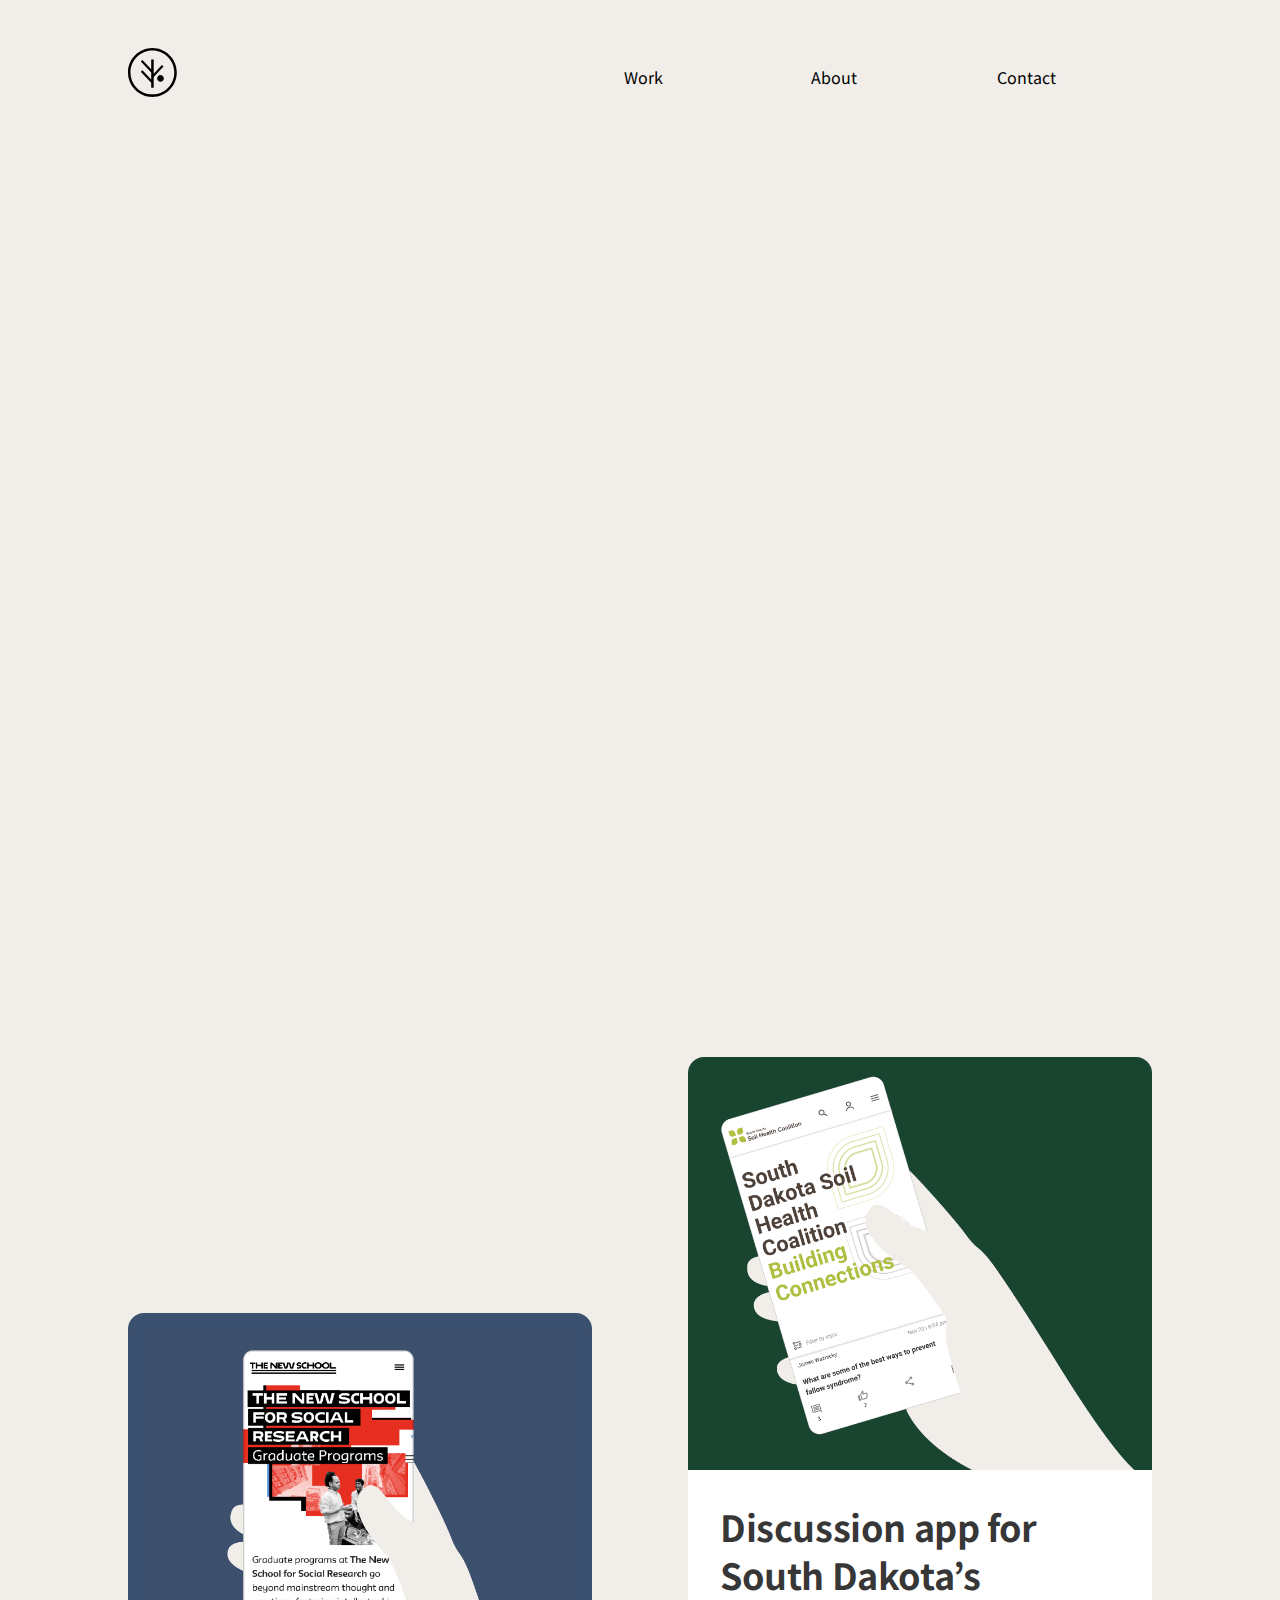
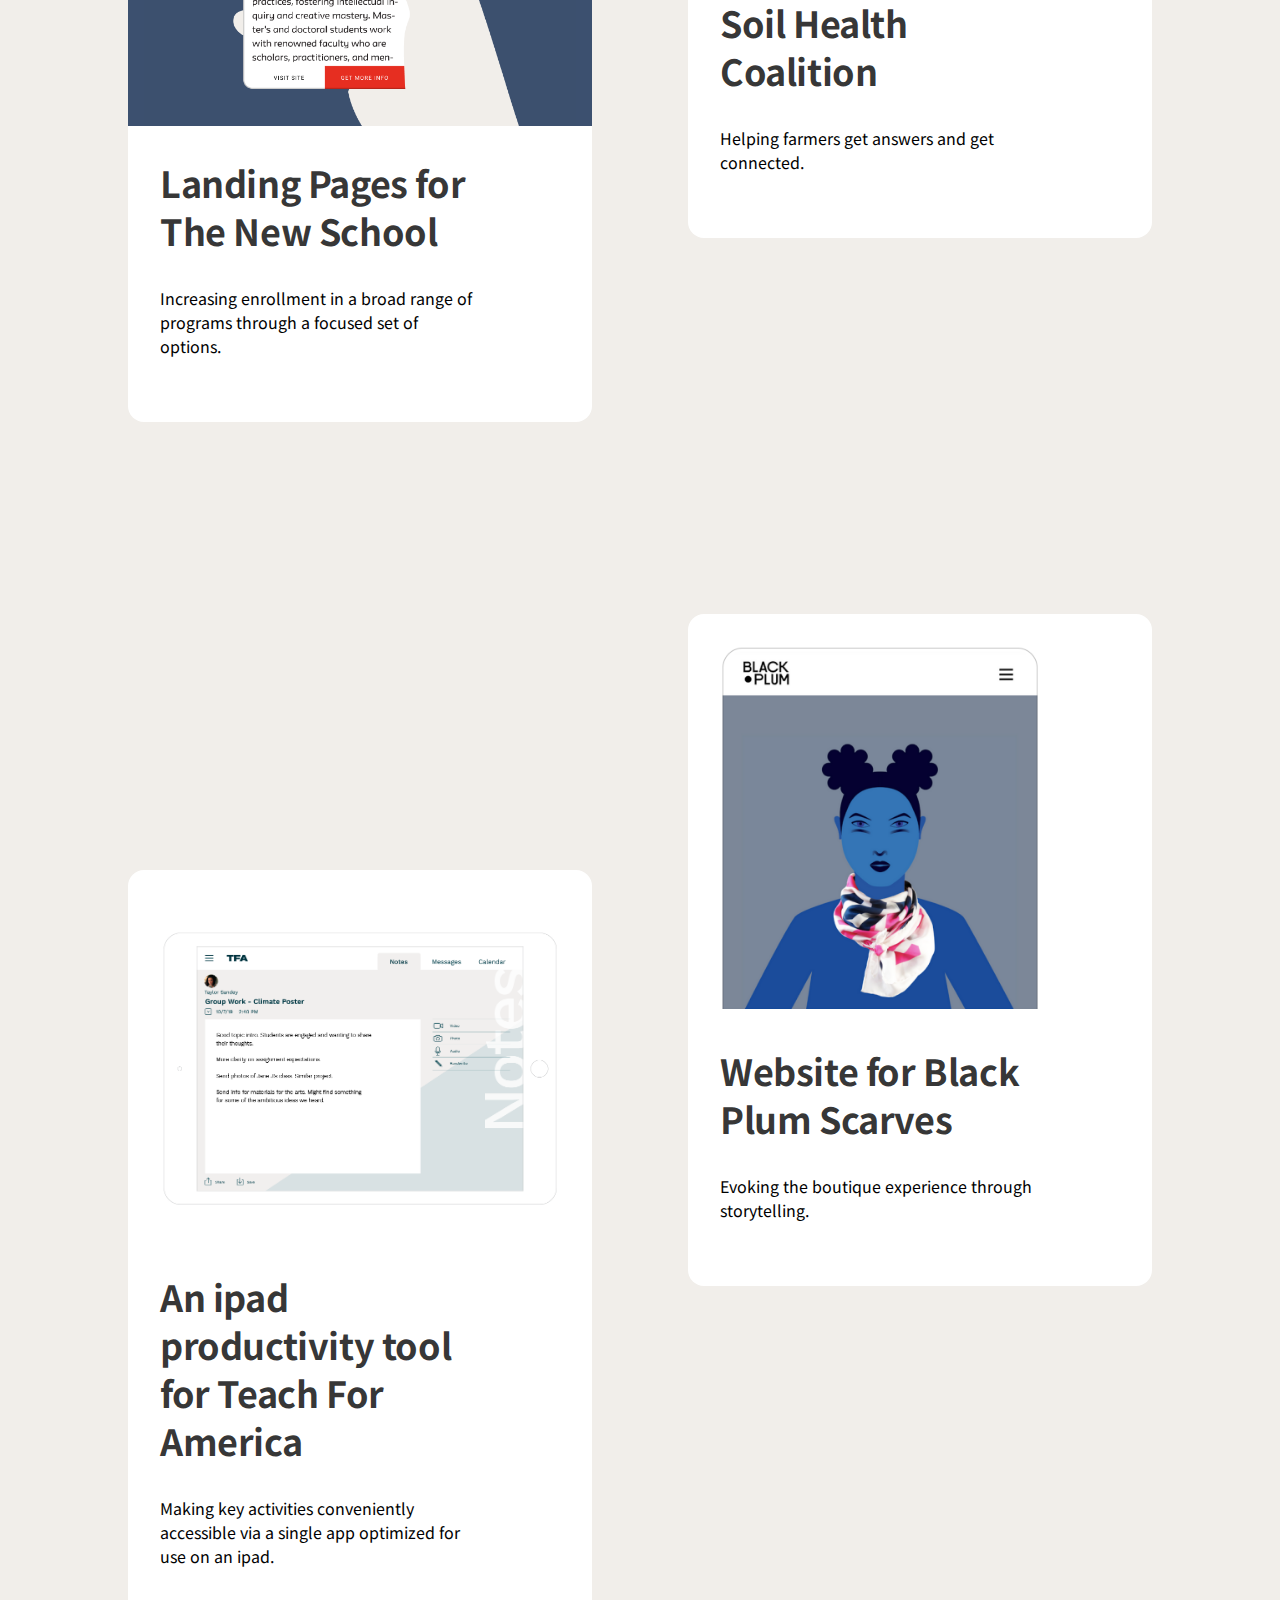
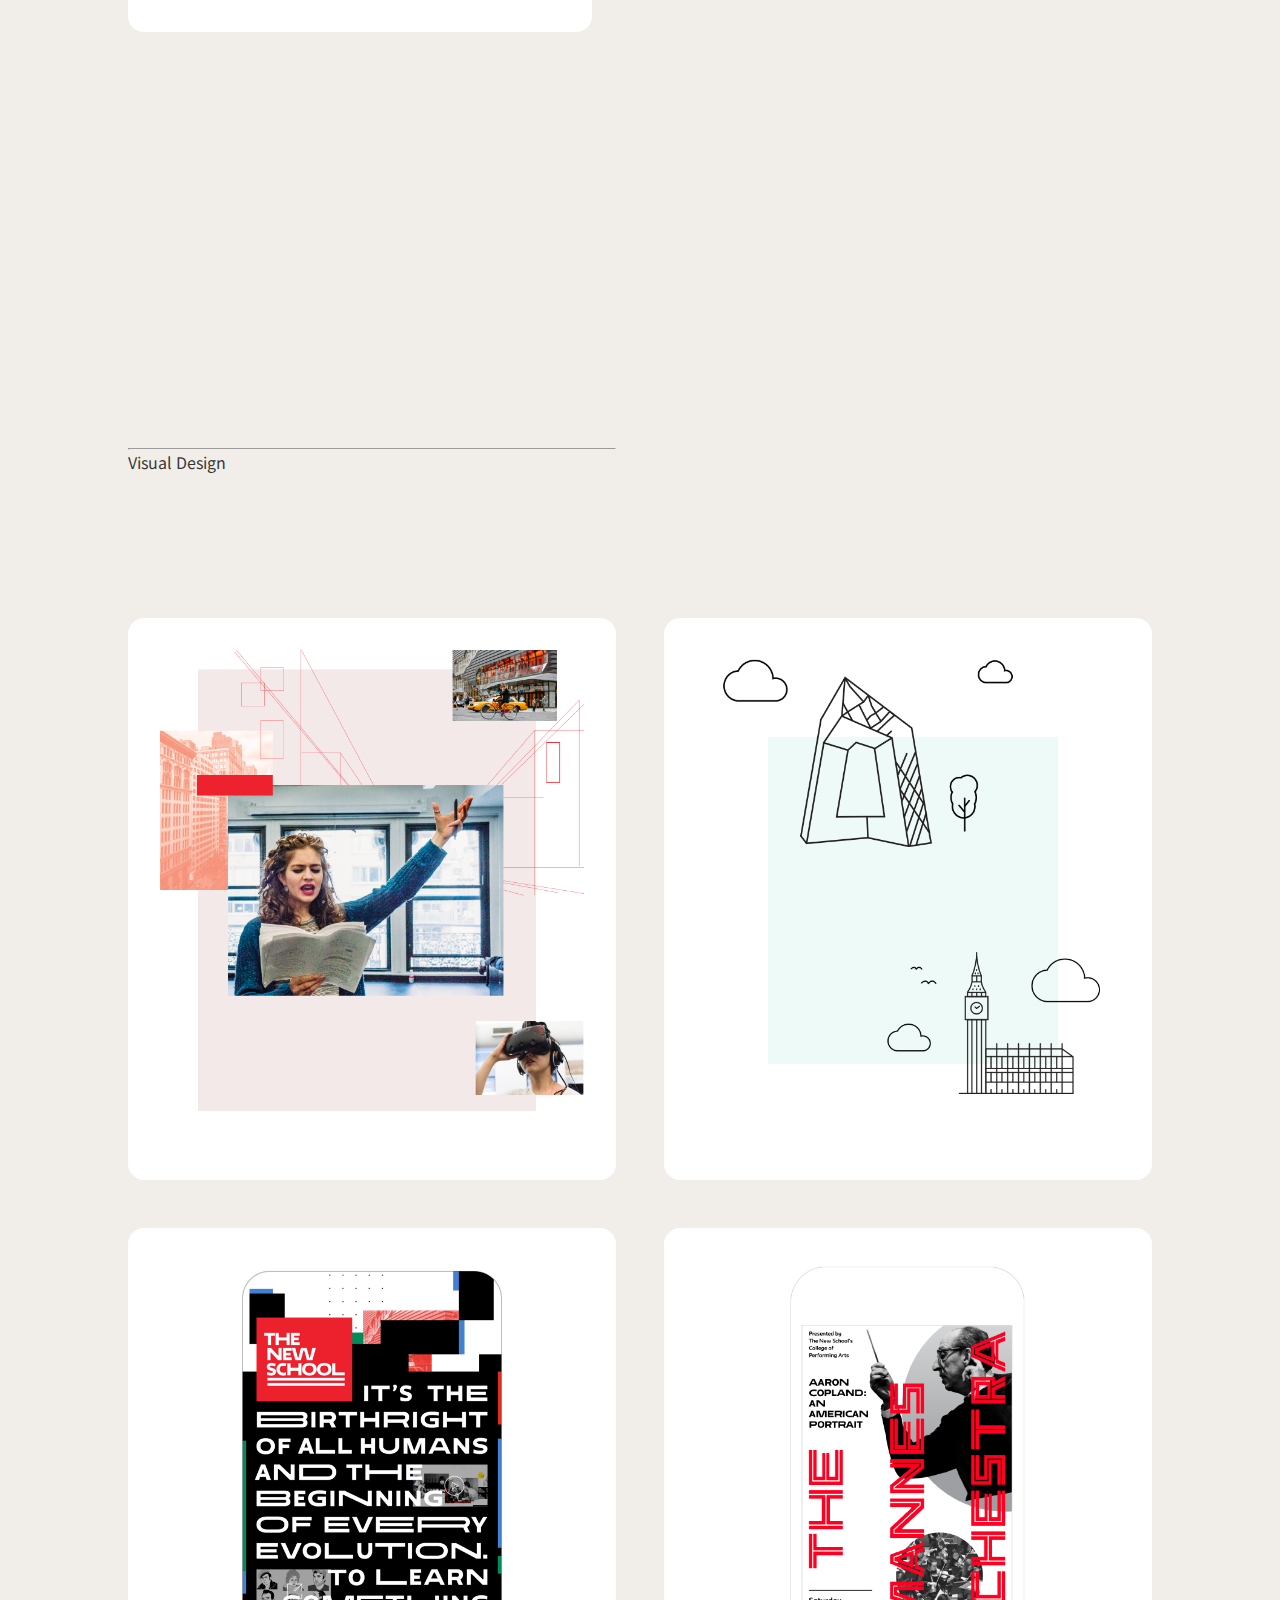
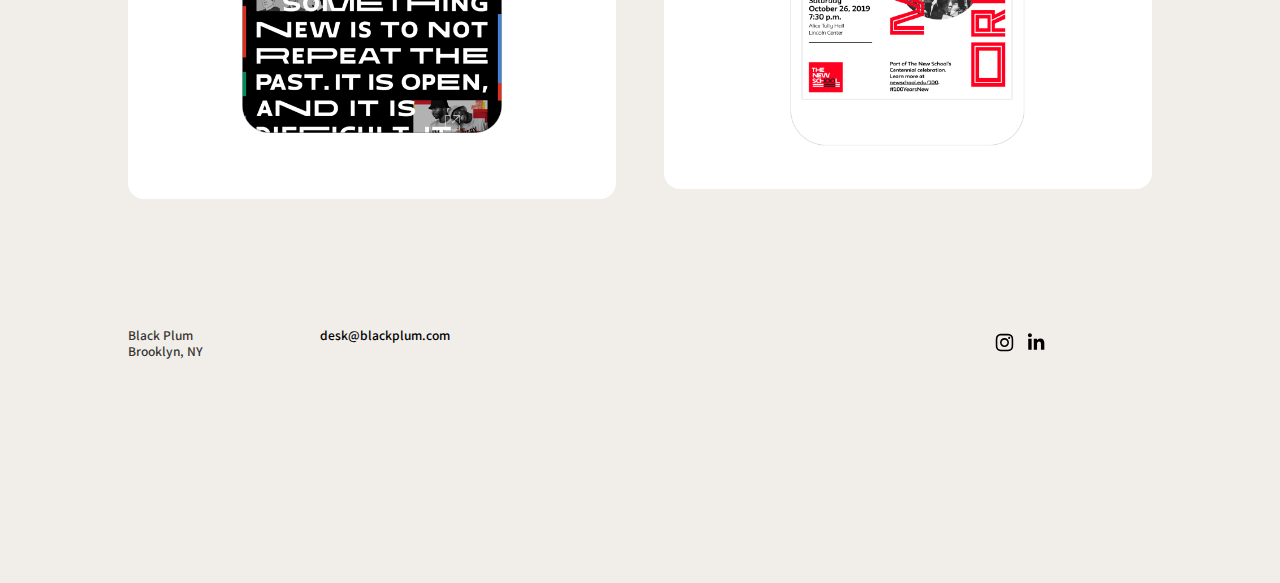
<file: index.html>
<!DOCTYPE html>
<html lang="en">
<head>

  <!-- Basic Page Needs
  –––––––––––––––––––––––––––––––––––––––––––––––––– -->
  <meta charset="utf-8">
  <title>Black Plum</title>
  <meta name="description" content="Designer Trent Williams">
  <meta name="author" content="Trent Williams">

  <!-- Mobile Specific Metas
  –––––––––––––––––––––––––––––––––––––––––––––––––– -->
  <meta name="viewport" content="width=device-width, initial-scale=1">

  <!-- FONT
  –––––––––––––––––––––––––––––––––––––––––––––––––– -->
  <link href='https://fonts.googleapis.com/css2?family=Noto+Sans+JP:wght@100;300;400;500;700;900&display=swap' rel='stylesheet' type='text/css'>




  <!-- CSS
  –––––––––––––––––––––––––––––––––––––––––––––––––– -->
  <link rel="stylesheet" href="css/normalize.css">
    <link rel="stylesheet" href="css/gridnik.css">

  <!-- Favicon
  –––––––––––––––––––––––––––––––––––––––––––––––––– -->
  <link rel="icon" type="image/png" href="images/favicon.png">

</head>
<body class="pagecolor">

  <!-- Primary Page Layout
  –––––––––––––––––––––––––––––––––––––––––––––––––– -->
<div class="vessel">

<header class="topnav">
  <div>
    <a href="index.html" title="Black Plum Design Trent Williams">
      <?xml version="1.0" encoding="UTF-8" standalone="no"?>
      <svg xmlns="http://www.w3.org/2000/svg" x="0px" y="0px" width="52" height="52" viewBox="0 0 52 52">
  	<path
  		style="fill:#000000"
      d="M35.8,30.4c0,1.8-1.5,3.3-3.3,3.3s-3.3-1.5-3.3-3.3c0-1.8,1.5-3.3,3.3-3.3S35.8,28.6,35.8,30.4z"/>
      <path d="M24.4,48.9C11,48.9,0,37.9,0,24.4C0,11,11,0,24.4,0s24.4,11,24.4,24.4C48.8,37.9,37.9,48.9,24.4,48.9z M24.4,2.5
      c-12.1,0-21.9,9.8-21.9,21.9s9.8,21.9,21.9,21.9s21.9-9.8,21.9-21.9S36.5,2.5,24.4,2.5z"/>
      <polygon points="35.5,18.5 33.9,17 25.7,25.7 25.7,11.4 23.2,11.4 23.2,21.3 14.4,12.1 12.8,13.6 23.2,24.6 23.2,31.6 14.4,22.3
      12.8,23.8 23.2,34.8 23.2,39.7 25.7,39.7 25.7,29 "/>
    </svg>
    </a>
  </div>
  <div><a href="work.html" title="Work Page">Work</a></div>
  <div><a href="About.html" title="About Page">About</a></div>
  <div><a href="Contact.html" title="Contact Page">Contact</a></div>
</header>

  <article class="headline">
    <div>
    <h1 class="fade-in one">Strong, generous, evidence based design from Trent Williams</h1><p class="fade-in one">I am happiest when producing tools and processes that support goals &#8212; user goals, business goals, stakeholder goals. Getting there starts with asking a lot of questions.
  </div>
    <div></div>
  </article>

<div class="box1 row_space" style="margin-top: 4rem"><br></div>

  <article class="teasers_top">
    <a href="TNS_Landing.html" class="nodecor" title="The New School landing pages">
    <div class="card_grid space_above_homepg">
      <div class="card_half_top card_color_a"><img src="images/TNS_Landing_Homepage_2.png" class="u-full-width">
      </div>
      <div class="card_half_bottom"><h2 class="textbreak"> Landing Pages for The New School</h2> <p class="textbreak">Increasing enrollment in a broad range of programs through a focused set of options.
      </div>
    </div></a>

    <a href="South-Dakota_Soil-Health.html" class="nodecor" title="South Dakota Soil Health App">
    <div class="card_grid">
      <div class="card_half_top card_color_b"><img src="images/South-Dakota_Homepage_3.png" class="u-full-width">
      </div>
      <div class="card_half_bottom">
      <h2 class="textbreak">Discussion app for South Dakota&#8217;s Soil Health Coalition</h2> <p class="textbreak">Helping farmers get answers and get connected.
      </div>
    </div></a>

    <a href="TFA.html" class="nodecor" title="Teach for America">
    <div class="card space_above_homepg"><img src="images/TFA_Homepage.png" class="u-full-width" style="margin-bottom: 2rem"><h2 class="textbreak">An ipad productivity tool for Teach For America</h2> <p class="textbreak">Making key activities conveniently accessible via a single app optimized for use on an ipad.</div></a>

    <a href="Black-Plum_Scarves.html" class="nodecor" title="Black Plum scarves website">
    <div class="card"><img src="images/Black-Plum_Scarves_Homepage.png" class="u-full-width textbreak" style="margin-bottom: 2rem"><h2 class="textbreak">Website for Black Plum Scarves</h2> <p class="textbreak">Evoking the boutique experience through storytelling.</div></a>

    </article>
    <article class="teasers">
    <div style="margin-top: 18rem; margin-bottom: 6rem"><hr>Visual Design</div><div><br></div>

    <a href="TNS_Poster.html" class="nodecor" title="The New School undergrad recruiting poster">
      <div class="card"><img src="images/TNS_poster_thumb.png" class="u-full-width"></div></a>

    <a href="TNS_Cities.html" class="nodecor" title="The New School undergrad recruiting poster">
    <div class="card"><img src="images/TNS_cities_1.png" class="u-full-width"></div></a>

    <a href="TNS_Awareness.html" class="nodecor" title="The New School manifesto landing page">
    <div class="card"><img src="images/TNS_awareness_thumb.png" class="u-full-width"></div></a>

    <a href="TNS_Mannes.html" class="nodecor" title="The New School Mannes orchestra poster">
    <div class="card"><img src="images/TNS_Mannes_Hero.png" class="u-full-width"></div></a>

  </article>


<footer class="footmatter">
  <div class="small">Black Plum<br>Brooklyn, NY
  </div>
  <div class="small"><a href="mailto:desk@blackplum.com">desk@blackplum.com</a>
  </div>
  <div>
    <a href="https://www.instagram.com/black_plum_design" title="Instagram">
    <?xml version="1.0" encoding="UTF-8" standalone="no"?>
      <svg xmlns="http://www.w3.org/2000/svg" x="0px" y="0px" width="25" height="25" viewBox="0 40 512 512">
      	<path
      		style="fill:#000000"
          d='M256 109.3c47.8 0 53.4 0.2 72.3 1 17.4 0.8 26.9 3.7 33.2 6.2 8.4 3.2 14.3 7.1 20.6 13.4 6.3 6.3 10.1 12.2 13.4 20.6 2.5 6.3 5.4 15.8 6.2 33.2 0.9 18.9 1 24.5 1 72.3s-0.2 53.4-1 72.3c-0.8 17.4-3.7 26.9-6.2 33.2 -3.2 8.4-7.1 14.3-13.4 20.6 -6.3 6.3-12.2 10.1-20.6 13.4 -6.3 2.5-15.8 5.4-33.2 6.2 -18.9 0.9-24.5 1-72.3 1s-53.4-0.2-72.3-1c-17.4-0.8-26.9-3.7-33.2-6.2 -8.4-3.2-14.3-7.1-20.6-13.4 -6.3-6.3-10.1-12.2-13.4-20.6 -2.5-6.3-5.4-15.8-6.2-33.2 -0.9-18.9-1-24.5-1-72.3s0.2-53.4 1-72.3c0.8-17.4 3.7-26.9 6.2-33.2 3.2-8.4 7.1-14.3 13.4-20.6 6.3-6.3 12.2-10.1 20.6-13.4 6.3-2.5 15.8-5.4 33.2-6.2C202.6 109.5 208.2 109.3 256 109.3M256 77.1c-48.6 0-54.7 0.2-73.8 1.1 -19 0.9-32.1 3.9-43.4 8.3 -11.8 4.6-21.7 10.7-31.7 20.6 -9.9 9.9-16.1 19.9-20.6 31.7 -4.4 11.4-7.4 24.4-8.3 43.4 -0.9 19.1-1.1 25.2-1.1 73.8 0 48.6 0.2 54.7 1.1 73.8 0.9 19 3.9 32.1 8.3 43.4 4.6 11.8 10.7 21.7 20.6 31.7 9.9 9.9 19.9 16.1 31.7 20.6 11.4 4.4 24.4 7.4 43.4 8.3 19.1 0.9 25.2 1.1 73.8 1.1s54.7-0.2 73.8-1.1c19-0.9 32.1-3.9 43.4-8.3 11.8-4.6 21.7-10.7 31.7-20.6 9.9-9.9 16.1-19.9 20.6-31.7 4.4-11.4 7.4-24.4 8.3-43.4 0.9-19.1 1.1-25.2 1.1-73.8s-0.2-54.7-1.1-73.8c-0.9-19-3.9-32.1-8.3-43.4 -4.6-11.8-10.7-21.7-20.6-31.7 -9.9-9.9-19.9-16.1-31.7-20.6 -11.4-4.4-24.4-7.4-43.4-8.3C310.7 77.3 304.6 77.1 256 77.1L256 77.1z'/>
          <path
            style="fill:#000000"
            d='M256 164.1c-50.7 0-91.9 41.1-91.9 91.9s41.1 91.9 91.9 91.9 91.9-41.1 91.9-91.9S306.7 164.1 256 164.1zM256 315.6c-32.9 0-59.6-26.7-59.6-59.6s26.7-59.6 59.6-59.6 59.6 26.7 59.6 59.6S288.9 315.6 256 315.6z'/>
            <circle
            style="fill:#000000"
            cx='351.5' cy='160.5' r='21.5'/>
    </a>

<a href="http://www.linkedin.com/in/willmstrent" title="LinkedIn">
<?xml version="1.0" encoding="UTF-8" standalone="no"?>
<svg xmlns="http://www.w3.org/2000/svg" x="0px" y="0px" width="30" height="30" viewBox="0 0 512 512">
  <path
    style="fill:#000000" d='M186.4 142.4c0 19-15.3 34.5-34.2 34.5 -18.9 0-34.2-15.4-34.2-34.5 0-19 15.3-34.5 34.2-34.5C171.1 107.9 186.4 123.4 186.4 142.4zM181.4 201.3h-57.8V388.1h57.8V201.3zM273.8 201.3h-55.4V388.1h55.4c0 0 0-69.3 0-98 0-26.3 12.1-41.9 35.2-41.9 21.3 0 31.5 15 31.5 41.9 0 26.9 0 98 0 98h57.5c0 0 0-68.2 0-118.3 0-50-28.3-74.2-68-74.2 -39.6 0-56.3 30.9-56.3 30.9v-25.2H273.8z'/>
    </a>
  </div>
</footer>
</div>

<!-- End Document
  –––––––––––––––––––––––––––––––––––––––––––––––––– -->
</body>
</html>
</file>
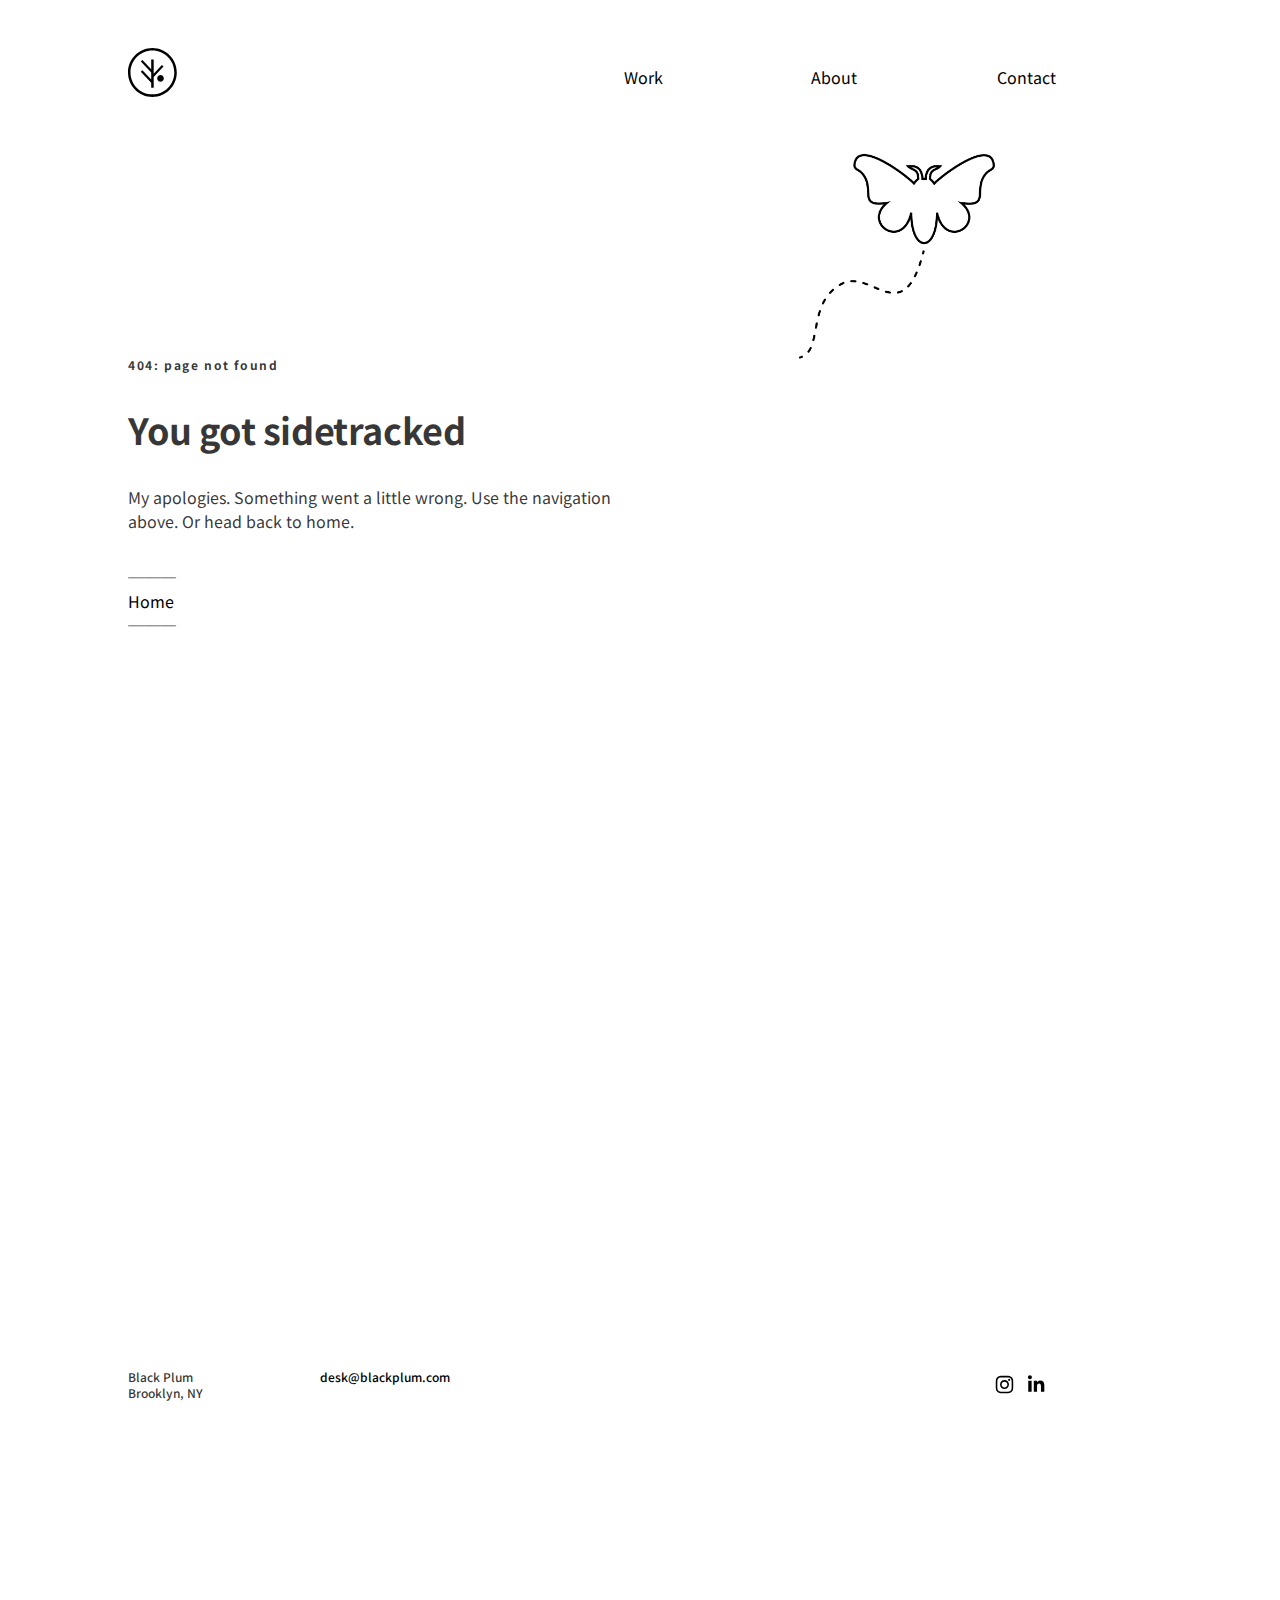
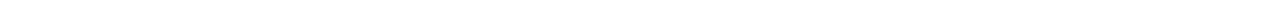
<file: 404_page.html>
<!DOCTYPE html>
<html lang="en">
<head>

  <!-- Basic Page Needs
  –––––––––––––––––––––––––––––––––––––––––––––––––– -->
  <meta charset="utf-8">
  <title>Black Plum</title>
  <meta name="description" content="Designer Trent Williams">
  <meta name="author" content="Trent Williams">

  <!-- Mobile Specific Metas
  –––––––––––––––––––––––––––––––––––––––––––––––––– -->
  <meta name="viewport" content="width=device-width, initial-scale=1">

  <!-- FONT
  –––––––––––––––––––––––––––––––––––––––––––––––––– -->
  <link href='https://fonts.googleapis.com/css2?family=Noto+Sans+JP:wght@100;300;400;500;700;900&display=swap' rel='stylesheet' type='text/css'>




  <!-- CSS
  –––––––––––––––––––––––––––––––––––––––––––––––––– -->
  <link rel="stylesheet" href="css/normalize.css">
    <link rel="stylesheet" href="css/gridnik.css">

  <!-- Favicon
  –––––––––––––––––––––––––––––––––––––––––––––––––– -->
  <link rel="icon" type="image/png" href="images/favicon.png">

</head>
<body>

  <!-- Primary Page Layout
  –––––––––––––––––––––––––––––––––––––––––––––––––– -->
<div class="vessel">

<header class="topnav">
  <div>
    <a href="index.html" title="Black Plum Design Trent Williams">
      <?xml version="1.0" encoding="UTF-8" standalone="no"?>
      <svg xmlns="http://www.w3.org/2000/svg" x="0px" y="0px" width="52" height="52" viewBox="0 0 52 52">
  	<path
  		style="fill:#000000"
      d="M35.8,30.4c0,1.8-1.5,3.3-3.3,3.3s-3.3-1.5-3.3-3.3c0-1.8,1.5-3.3,3.3-3.3S35.8,28.6,35.8,30.4z"/>
      <path d="M24.4,48.9C11,48.9,0,37.9,0,24.4C0,11,11,0,24.4,0s24.4,11,24.4,24.4C48.8,37.9,37.9,48.9,24.4,48.9z M24.4,2.5
      c-12.1,0-21.9,9.8-21.9,21.9s9.8,21.9,21.9,21.9s21.9-9.8,21.9-21.9S36.5,2.5,24.4,2.5z"/>
      <polygon points="35.5,18.5 33.9,17 25.7,25.7 25.7,11.4 23.2,11.4 23.2,21.3 14.4,12.1 12.8,13.6 23.2,24.6 23.2,31.6 14.4,22.3
      12.8,23.8 23.2,34.8 23.2,39.7 25.7,39.7 25.7,29 "/>
    </svg>
    </a>
  </div>
  <div><a href="work.html" title="Work Page">Work</a></div>
  <div><a href="About.html" title="About Page">About</a></div>
  <div><a href="Contact.html" title="Contact Page">Contact</a></div>
</header>


  <article class="teasers">
    <div class="hed_interior">
      <div class="box1"><br></div>
      <div class="box1"><p class="eyebrow">404: page not found</p><h2>You got sidetracked</h2><p>My apologies. Something went a little wrong. Use the navigation above. Or head back to home.<p>
        &boxh;&boxh;&boxh;<br>
        <a href="index.html">Home</a><br>&boxh;&boxh;&boxh;
      </div>
      <div class="box2"><br></div>
      <div class="box3"><br></div>
    </div>
    <div style="text-align: center"><img src="images/Black-Plum_Bombyx-Mori.png" class="u-half-width" alt="Moth Illustration"></div>




    <div class="box1 row_space"><br></div>




    <div class="box1 row_space"><br></div>

  </article>


<footer class="footmatter">
  <div class="small">Black Plum<br>Brooklyn, NY
  </div>
  <div class="small"><a href="mailto:desk@blackplum.com">desk@blackplum.com</a>
  </div>
  <div>
    <a href="https://www.instagram.com/black_plum_design" title="Instagram">
    <?xml version="1.0" encoding="UTF-8" standalone="no"?>
      <svg xmlns="http://www.w3.org/2000/svg" x="0px" y="0px" width="25" height="25" viewBox="0 40 512 512">
      	<path
      		style="fill:#000000"
          d='M256 109.3c47.8 0 53.4 0.2 72.3 1 17.4 0.8 26.9 3.7 33.2 6.2 8.4 3.2 14.3 7.1 20.6 13.4 6.3 6.3 10.1 12.2 13.4 20.6 2.5 6.3 5.4 15.8 6.2 33.2 0.9 18.9 1 24.5 1 72.3s-0.2 53.4-1 72.3c-0.8 17.4-3.7 26.9-6.2 33.2 -3.2 8.4-7.1 14.3-13.4 20.6 -6.3 6.3-12.2 10.1-20.6 13.4 -6.3 2.5-15.8 5.4-33.2 6.2 -18.9 0.9-24.5 1-72.3 1s-53.4-0.2-72.3-1c-17.4-0.8-26.9-3.7-33.2-6.2 -8.4-3.2-14.3-7.1-20.6-13.4 -6.3-6.3-10.1-12.2-13.4-20.6 -2.5-6.3-5.4-15.8-6.2-33.2 -0.9-18.9-1-24.5-1-72.3s0.2-53.4 1-72.3c0.8-17.4 3.7-26.9 6.2-33.2 3.2-8.4 7.1-14.3 13.4-20.6 6.3-6.3 12.2-10.1 20.6-13.4 6.3-2.5 15.8-5.4 33.2-6.2C202.6 109.5 208.2 109.3 256 109.3M256 77.1c-48.6 0-54.7 0.2-73.8 1.1 -19 0.9-32.1 3.9-43.4 8.3 -11.8 4.6-21.7 10.7-31.7 20.6 -9.9 9.9-16.1 19.9-20.6 31.7 -4.4 11.4-7.4 24.4-8.3 43.4 -0.9 19.1-1.1 25.2-1.1 73.8 0 48.6 0.2 54.7 1.1 73.8 0.9 19 3.9 32.1 8.3 43.4 4.6 11.8 10.7 21.7 20.6 31.7 9.9 9.9 19.9 16.1 31.7 20.6 11.4 4.4 24.4 7.4 43.4 8.3 19.1 0.9 25.2 1.1 73.8 1.1s54.7-0.2 73.8-1.1c19-0.9 32.1-3.9 43.4-8.3 11.8-4.6 21.7-10.7 31.7-20.6 9.9-9.9 16.1-19.9 20.6-31.7 4.4-11.4 7.4-24.4 8.3-43.4 0.9-19.1 1.1-25.2 1.1-73.8s-0.2-54.7-1.1-73.8c-0.9-19-3.9-32.1-8.3-43.4 -4.6-11.8-10.7-21.7-20.6-31.7 -9.9-9.9-19.9-16.1-31.7-20.6 -11.4-4.4-24.4-7.4-43.4-8.3C310.7 77.3 304.6 77.1 256 77.1L256 77.1z'/>
          <path
            style="fill:#000000"
            d='M256 164.1c-50.7 0-91.9 41.1-91.9 91.9s41.1 91.9 91.9 91.9 91.9-41.1 91.9-91.9S306.7 164.1 256 164.1zM256 315.6c-32.9 0-59.6-26.7-59.6-59.6s26.7-59.6 59.6-59.6 59.6 26.7 59.6 59.6S288.9 315.6 256 315.6z'/>
            <circle
            style="fill:#000000"
            cx='351.5' cy='160.5' r='21.5'/>
    </a>

<a href="http://www.linkedin.com/in/willmstrent" title="LinkedIn">
<?xml version="1.0" encoding="UTF-8" standalone="no"?>
<svg xmlns="http://www.w3.org/2000/svg" x="0px" y="0px" width="30" height="30" viewBox="0 0 512 512">
  <path
    style="fill:#000000" d='M186.4 142.4c0 19-15.3 34.5-34.2 34.5 -18.9 0-34.2-15.4-34.2-34.5 0-19 15.3-34.5 34.2-34.5C171.1 107.9 186.4 123.4 186.4 142.4zM181.4 201.3h-57.8V388.1h57.8V201.3zM273.8 201.3h-55.4V388.1h55.4c0 0 0-69.3 0-98 0-26.3 12.1-41.9 35.2-41.9 21.3 0 31.5 15 31.5 41.9 0 26.9 0 98 0 98h57.5c0 0 0-68.2 0-118.3 0-50-28.3-74.2-68-74.2 -39.6 0-56.3 30.9-56.3 30.9v-25.2H273.8z'/>
    </a>
  </div>
</footer>
</div>

<!-- End Document
  –––––––––––––––––––––––––––––––––––––––––––––––––– -->
</body>
</html>
</file>
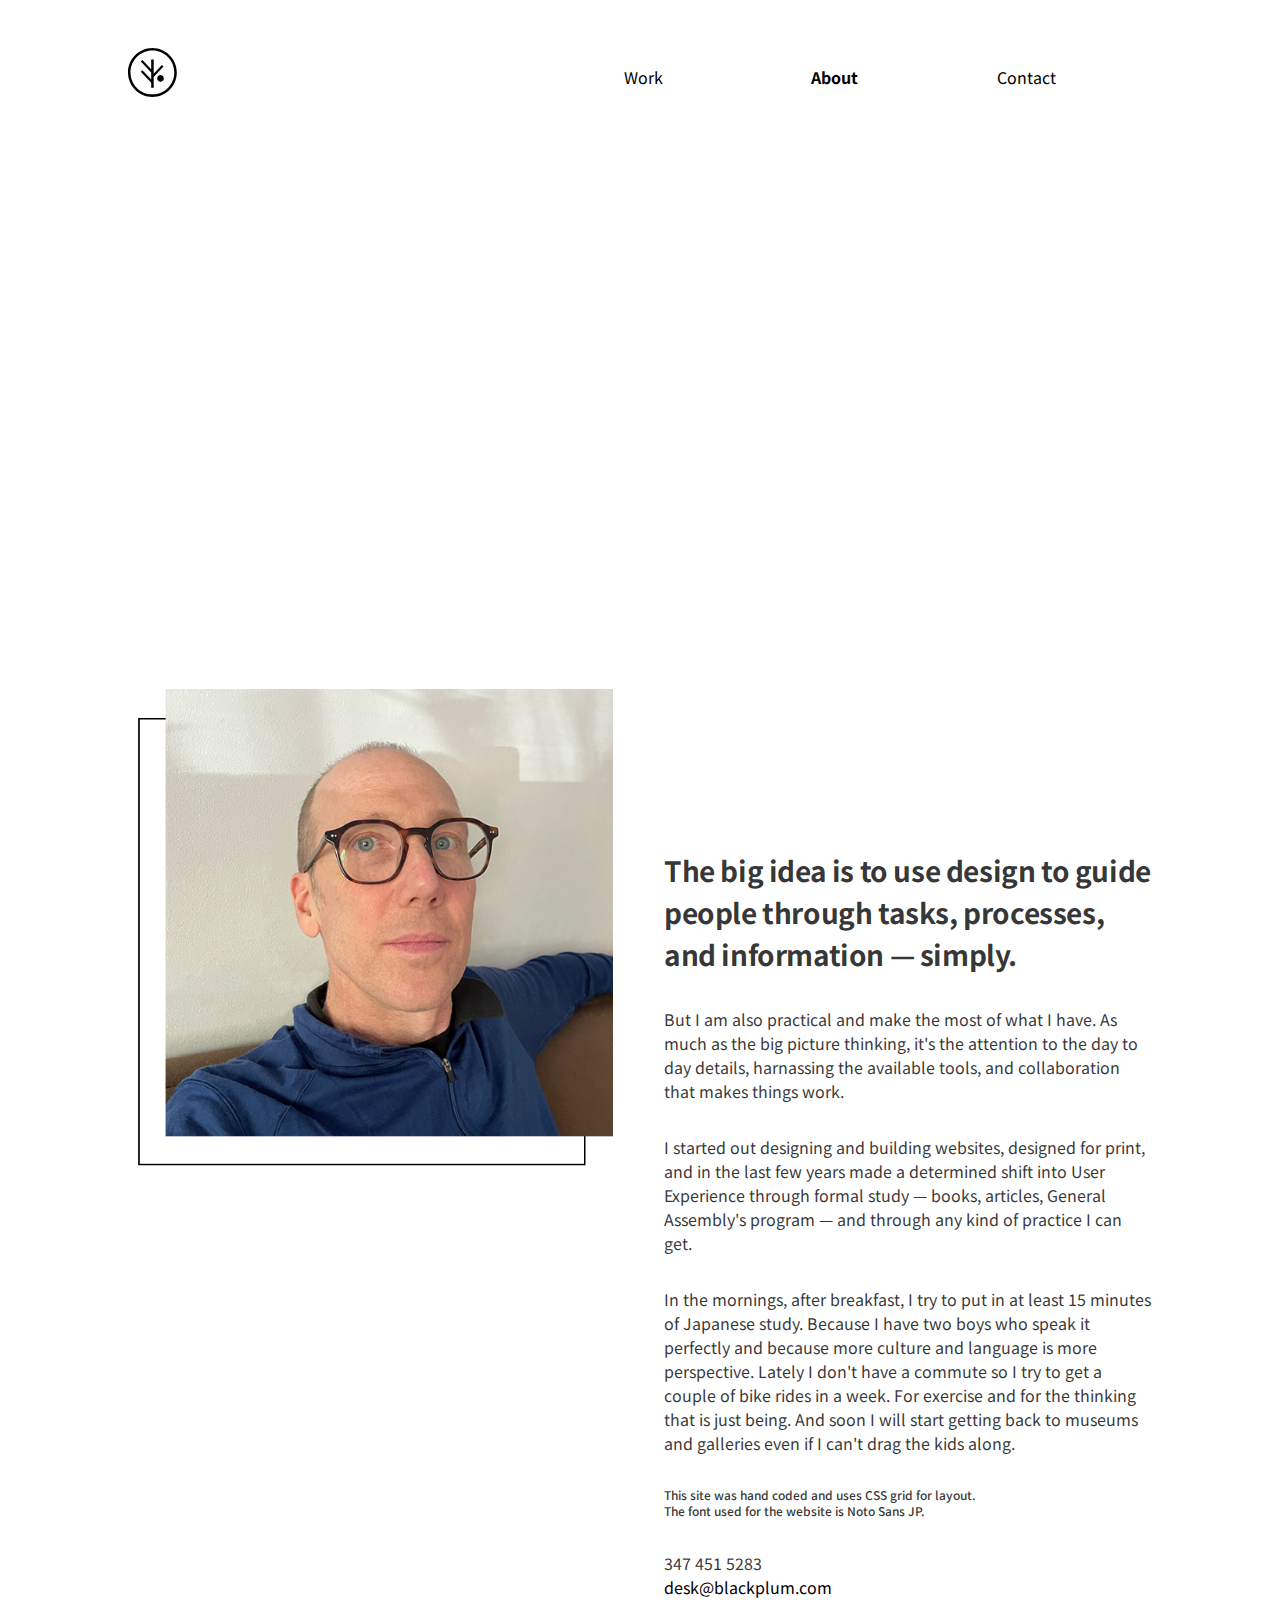
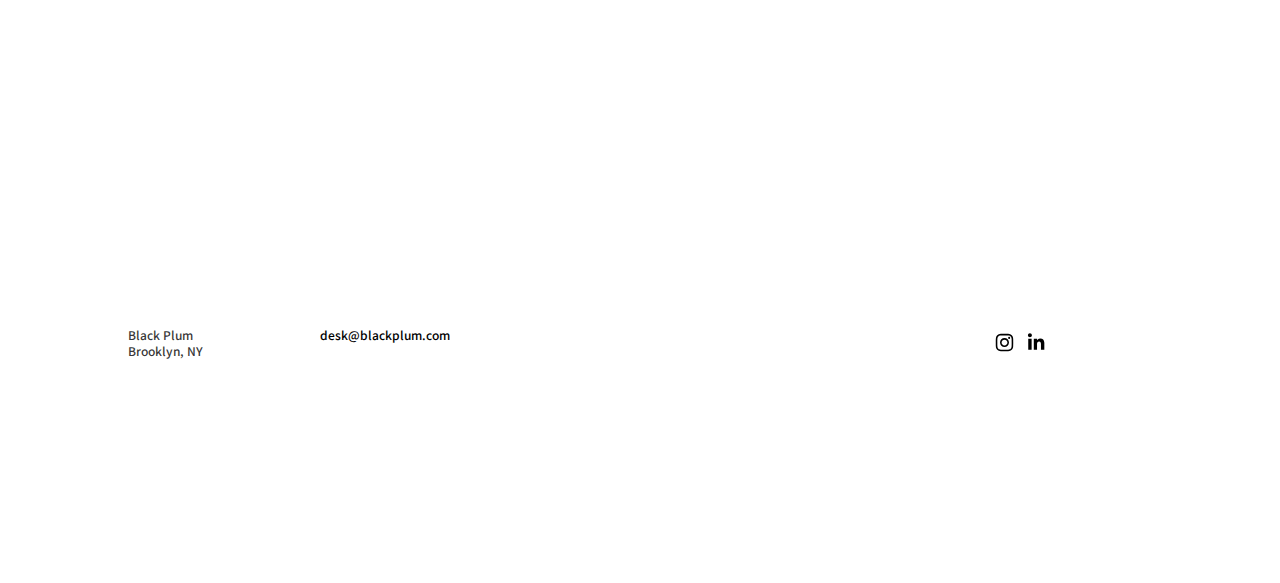
<file: About.html>
<!DOCTYPE html>
<html lang="en">
<head>

  <!-- Basic Page Needs
  –––––––––––––––––––––––––––––––––––––––––––––––––– -->
  <meta charset="utf-8">
  <title>Black Plum</title>
  <meta name="description" content="Designer Trent Williams">
  <meta name="author" content="Trent Williams">

  <!-- Mobile Specific Metas
  –––––––––––––––––––––––––––––––––––––––––––––––––– -->
  <meta name="viewport" content="width=device-width, initial-scale=1">

  <!-- FONT
  –––––––––––––––––––––––––––––––––––––––––––––––––– -->
  <link href='https://fonts.googleapis.com/css2?family=Noto+Sans+JP:wght@100;300;400;500;700;900&display=swap' rel='stylesheet' type='text/css'>




  <!-- CSS
  –––––––––––––––––––––––––––––––––––––––––––––––––– -->
  <link rel="stylesheet" href="css/normalize.css">
    <link rel="stylesheet" href="css/gridnik.css">

  <!-- Favicon
  –––––––––––––––––––––––––––––––––––––––––––––––––– -->
  <link rel="icon" type="image/png" href="images/favicon.png">

</head>
<body>

  <!-- Primary Page Layout
  –––––––––––––––––––––––––––––––––––––––––––––––––– -->
<div class="vessel">

<header class="topnav">
  <div>
    <a href="index.html" title="Black Plum Design Trent Williams">
      <?xml version="1.0" encoding="UTF-8" standalone="no"?>
      <svg xmlns="http://www.w3.org/2000/svg" x="0px" y="0px" width="52" height="52" viewBox="0 0 52 52">
  	<path
  		style="fill:#000000"
      d="M35.8,30.4c0,1.8-1.5,3.3-3.3,3.3s-3.3-1.5-3.3-3.3c0-1.8,1.5-3.3,3.3-3.3S35.8,28.6,35.8,30.4z"/>
      <path d="M24.4,48.9C11,48.9,0,37.9,0,24.4C0,11,11,0,24.4,0s24.4,11,24.4,24.4C48.8,37.9,37.9,48.9,24.4,48.9z M24.4,2.5
      c-12.1,0-21.9,9.8-21.9,21.9s9.8,21.9,21.9,21.9s21.9-9.8,21.9-21.9S36.5,2.5,24.4,2.5z"/>
      <polygon points="35.5,18.5 33.9,17 25.7,25.7 25.7,11.4 23.2,11.4 23.2,21.3 14.4,12.1 12.8,13.6 23.2,24.6 23.2,31.6 14.4,22.3
      12.8,23.8 23.2,34.8 23.2,39.7 25.7,39.7 25.7,29 "/>
    </svg>
    </a>
  </div>
  <div><a href="work.html" title="Work Page">Work</a></div>
  <div><a href="About.html" title="About Page"><strong>About</strong></a></div>
  <div><a href="Contact.html" title="Contact Page">Contact</a></div>
</header>


  <article class="teasers">


    <div class="box1">
    <div class="alternating_a">
      <div><br></div>
      <div class="fade-in one"><p class="eyebrow">ABOUT</p><h2>Trent Williams</h2><h3>UX/UI design</h3>
      </div>
      <div><br></div>
      <div class="image_box_b fade-in one" style="text-align: center"><img src="images/About_Pencil_Illusto.png" class="u-mid-width" alt="Pencil Illustration">
      </div>
    </div>
    </div>




    <div class="box1 row_space"><br></div>



      <div class="face_image_wrapper bottom_2rem" style="text-align: center"><img src="images/Twilliams_Photo_Left.png" class="face_image u-mid-width" alt="Trent Williams">
      </div>
        <div class="space_above_about"><h3>The big idea is to use design to guide people through tasks, processes, and information &#8212; simply.</h3>

        <p>But I am also practical and make the most of what I have. As much as the big picture thinking, it's the attention to the day to day details, harnassing the available tools, and collaboration that makes things work.</p><p>I started out designing and building websites, designed for print, and in the last few years made a determined shift into User Experience through formal study &#8212; books, articles, General Assembly's program &#8212; and through any kind of practice I can get.

        </p><p>
          In the mornings, after breakfast, I try to put in at least 15 minutes of Japanese study. Because I have two boys who speak it perfectly and because more culture and language is more perspective. Lately I don't have a commute so I try to get a couple of bike rides in a week. For exercise and for the thinking that is just being. And soon I will start getting back to museums and galleries even if I can't drag the kids along.
    </p><p class="small">
    This site was hand coded and uses CSS grid for layout.<br>
    The font used for the website is Noto Sans JP.
    </p><p>
    347 451 5283<br>
    <a href="mailto:desk@blackplum.com">desk@blackplum.com</a></p>
        </div>




    <div class="box1 row_space"><br></div>

  </article>


<footer class="footmatter">
  <div class="small">Black Plum<br>Brooklyn, NY
  </div>
  <div class="small"><a href="mailto:desk@blackplum.com">desk@blackplum.com</a>
  </div>
  <div>
    <a href="https://www.instagram.com/black_plum_design" title="Instagram">
    <?xml version="1.0" encoding="UTF-8" standalone="no"?>
      <svg xmlns="http://www.w3.org/2000/svg" x="0px" y="0px" width="25" height="25" viewBox="0 40 512 512">
      	<path
      		style="fill:#000000"
          d='M256 109.3c47.8 0 53.4 0.2 72.3 1 17.4 0.8 26.9 3.7 33.2 6.2 8.4 3.2 14.3 7.1 20.6 13.4 6.3 6.3 10.1 12.2 13.4 20.6 2.5 6.3 5.4 15.8 6.2 33.2 0.9 18.9 1 24.5 1 72.3s-0.2 53.4-1 72.3c-0.8 17.4-3.7 26.9-6.2 33.2 -3.2 8.4-7.1 14.3-13.4 20.6 -6.3 6.3-12.2 10.1-20.6 13.4 -6.3 2.5-15.8 5.4-33.2 6.2 -18.9 0.9-24.5 1-72.3 1s-53.4-0.2-72.3-1c-17.4-0.8-26.9-3.7-33.2-6.2 -8.4-3.2-14.3-7.1-20.6-13.4 -6.3-6.3-10.1-12.2-13.4-20.6 -2.5-6.3-5.4-15.8-6.2-33.2 -0.9-18.9-1-24.5-1-72.3s0.2-53.4 1-72.3c0.8-17.4 3.7-26.9 6.2-33.2 3.2-8.4 7.1-14.3 13.4-20.6 6.3-6.3 12.2-10.1 20.6-13.4 6.3-2.5 15.8-5.4 33.2-6.2C202.6 109.5 208.2 109.3 256 109.3M256 77.1c-48.6 0-54.7 0.2-73.8 1.1 -19 0.9-32.1 3.9-43.4 8.3 -11.8 4.6-21.7 10.7-31.7 20.6 -9.9 9.9-16.1 19.9-20.6 31.7 -4.4 11.4-7.4 24.4-8.3 43.4 -0.9 19.1-1.1 25.2-1.1 73.8 0 48.6 0.2 54.7 1.1 73.8 0.9 19 3.9 32.1 8.3 43.4 4.6 11.8 10.7 21.7 20.6 31.7 9.9 9.9 19.9 16.1 31.7 20.6 11.4 4.4 24.4 7.4 43.4 8.3 19.1 0.9 25.2 1.1 73.8 1.1s54.7-0.2 73.8-1.1c19-0.9 32.1-3.9 43.4-8.3 11.8-4.6 21.7-10.7 31.7-20.6 9.9-9.9 16.1-19.9 20.6-31.7 4.4-11.4 7.4-24.4 8.3-43.4 0.9-19.1 1.1-25.2 1.1-73.8s-0.2-54.7-1.1-73.8c-0.9-19-3.9-32.1-8.3-43.4 -4.6-11.8-10.7-21.7-20.6-31.7 -9.9-9.9-19.9-16.1-31.7-20.6 -11.4-4.4-24.4-7.4-43.4-8.3C310.7 77.3 304.6 77.1 256 77.1L256 77.1z'/>
          <path
            style="fill:#000000"
            d='M256 164.1c-50.7 0-91.9 41.1-91.9 91.9s41.1 91.9 91.9 91.9 91.9-41.1 91.9-91.9S306.7 164.1 256 164.1zM256 315.6c-32.9 0-59.6-26.7-59.6-59.6s26.7-59.6 59.6-59.6 59.6 26.7 59.6 59.6S288.9 315.6 256 315.6z'/>
            <circle
            style="fill:#000000"
            cx='351.5' cy='160.5' r='21.5'/>
    </a>

<a href="http://www.linkedin.com/in/willmstrent" title="LinkedIn">
<?xml version="1.0" encoding="UTF-8" standalone="no"?>
<svg xmlns="http://www.w3.org/2000/svg" x="0px" y="0px" width="30" height="30" viewBox="0 0 512 512">
  <path
    style="fill:#000000" d='M186.4 142.4c0 19-15.3 34.5-34.2 34.5 -18.9 0-34.2-15.4-34.2-34.5 0-19 15.3-34.5 34.2-34.5C171.1 107.9 186.4 123.4 186.4 142.4zM181.4 201.3h-57.8V388.1h57.8V201.3zM273.8 201.3h-55.4V388.1h55.4c0 0 0-69.3 0-98 0-26.3 12.1-41.9 35.2-41.9 21.3 0 31.5 15 31.5 41.9 0 26.9 0 98 0 98h57.5c0 0 0-68.2 0-118.3 0-50-28.3-74.2-68-74.2 -39.6 0-56.3 30.9-56.3 30.9v-25.2H273.8z'/>
    </a>
  </div>
</footer>
</div>

<!-- End Document
  –––––––––––––––––––––––––––––––––––––––––––––––––– -->
</body>
</html>
</file>
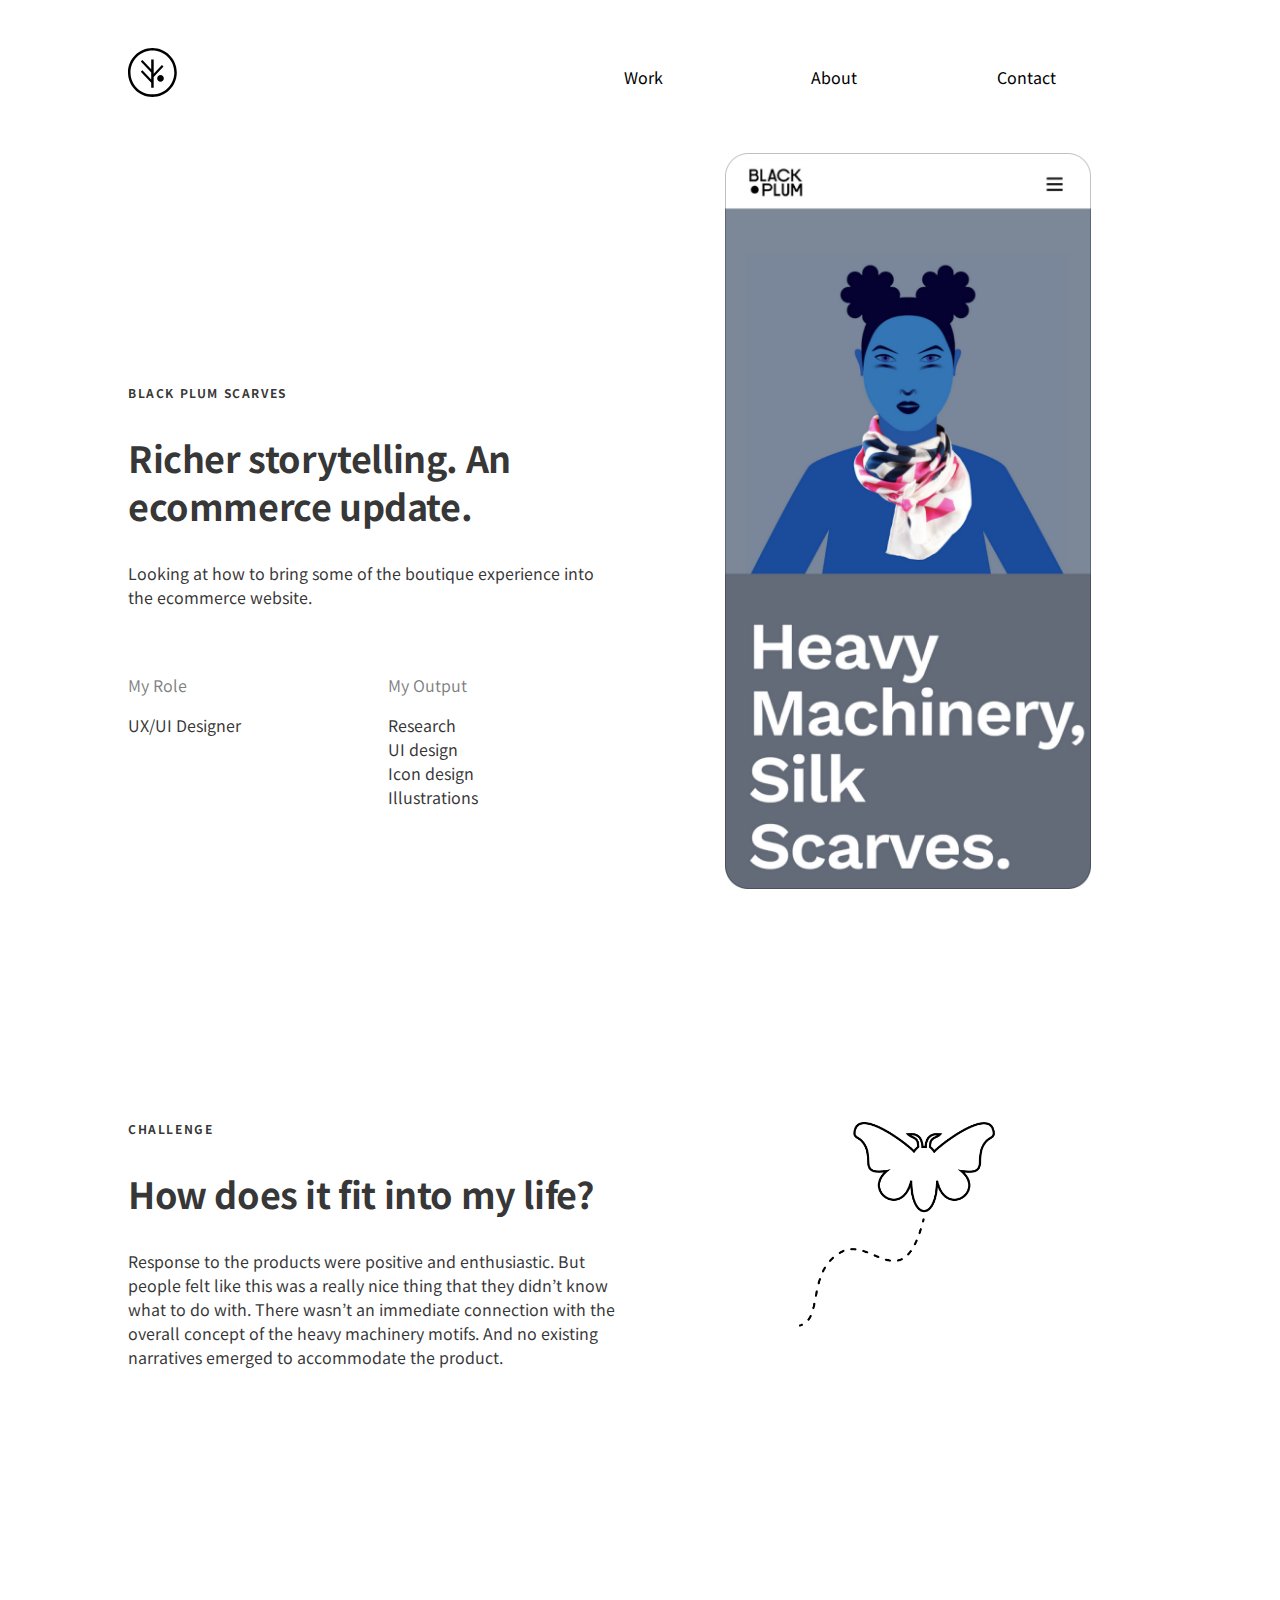
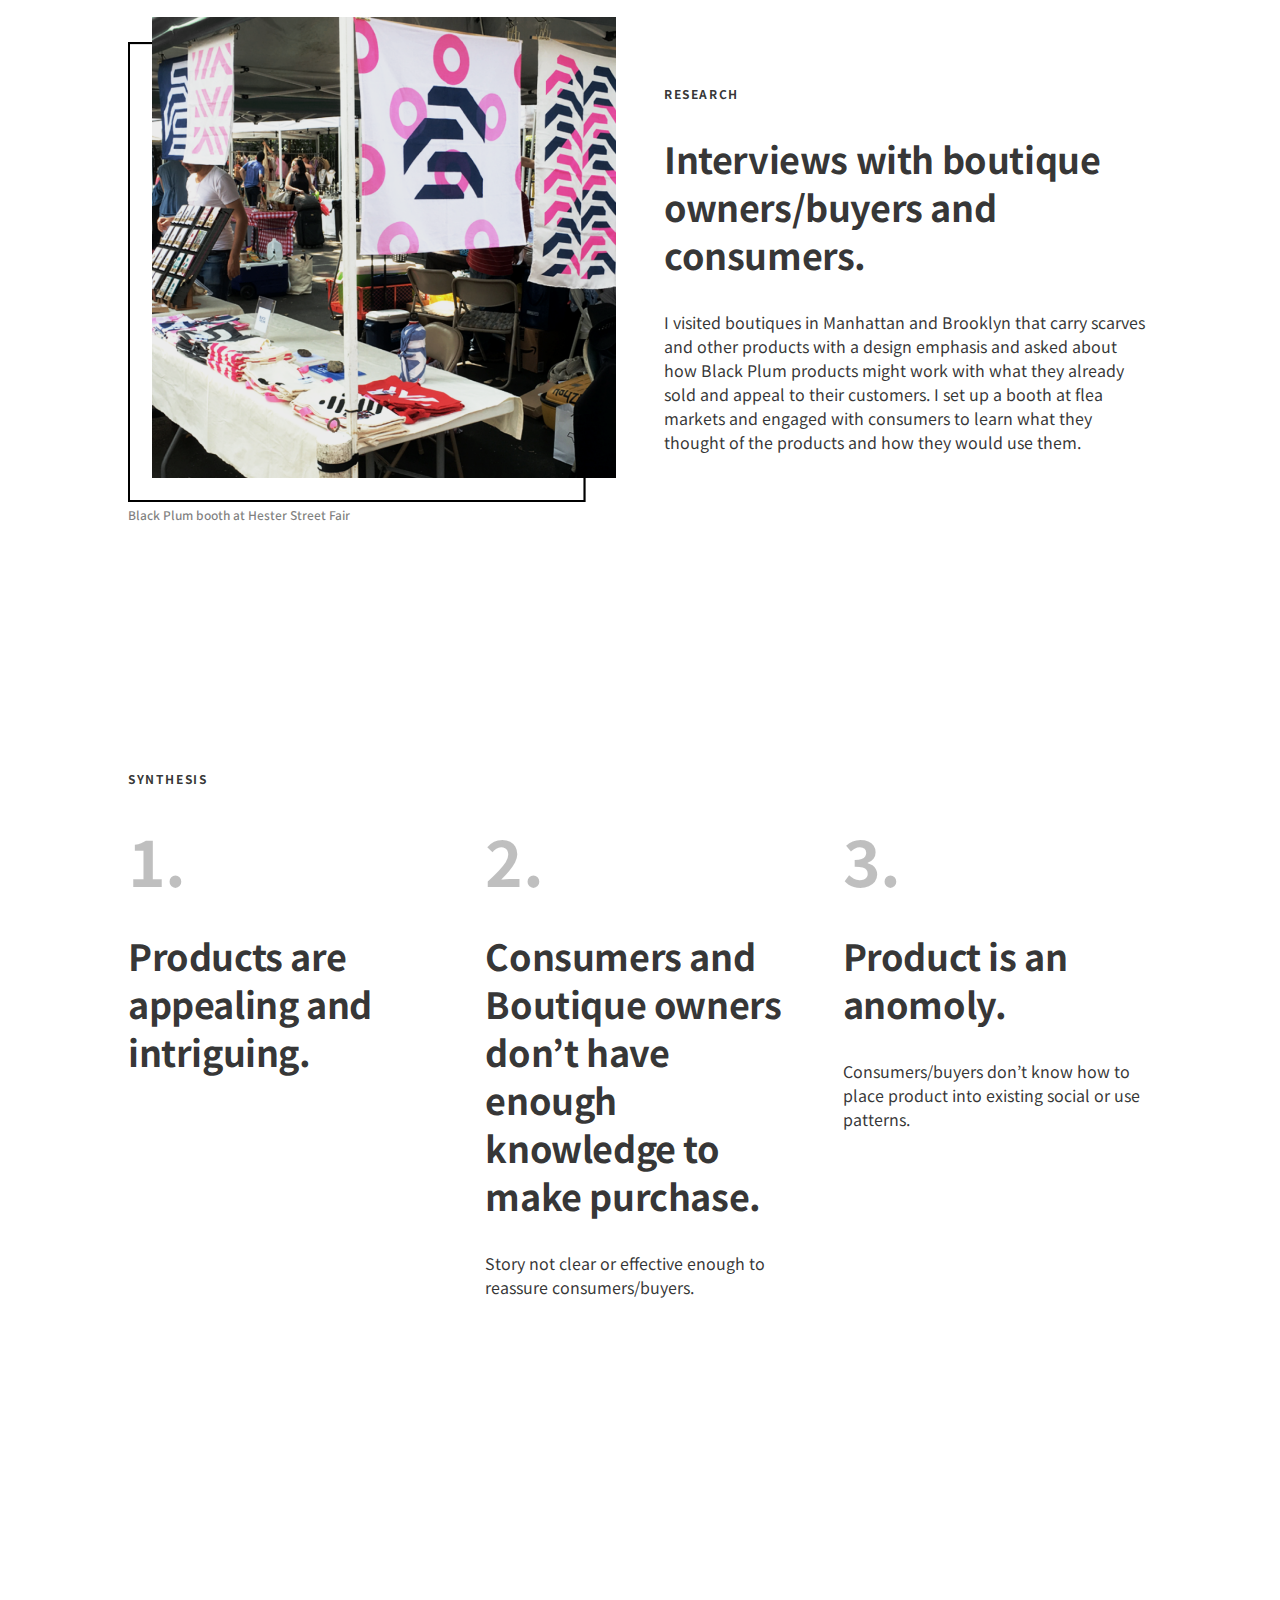
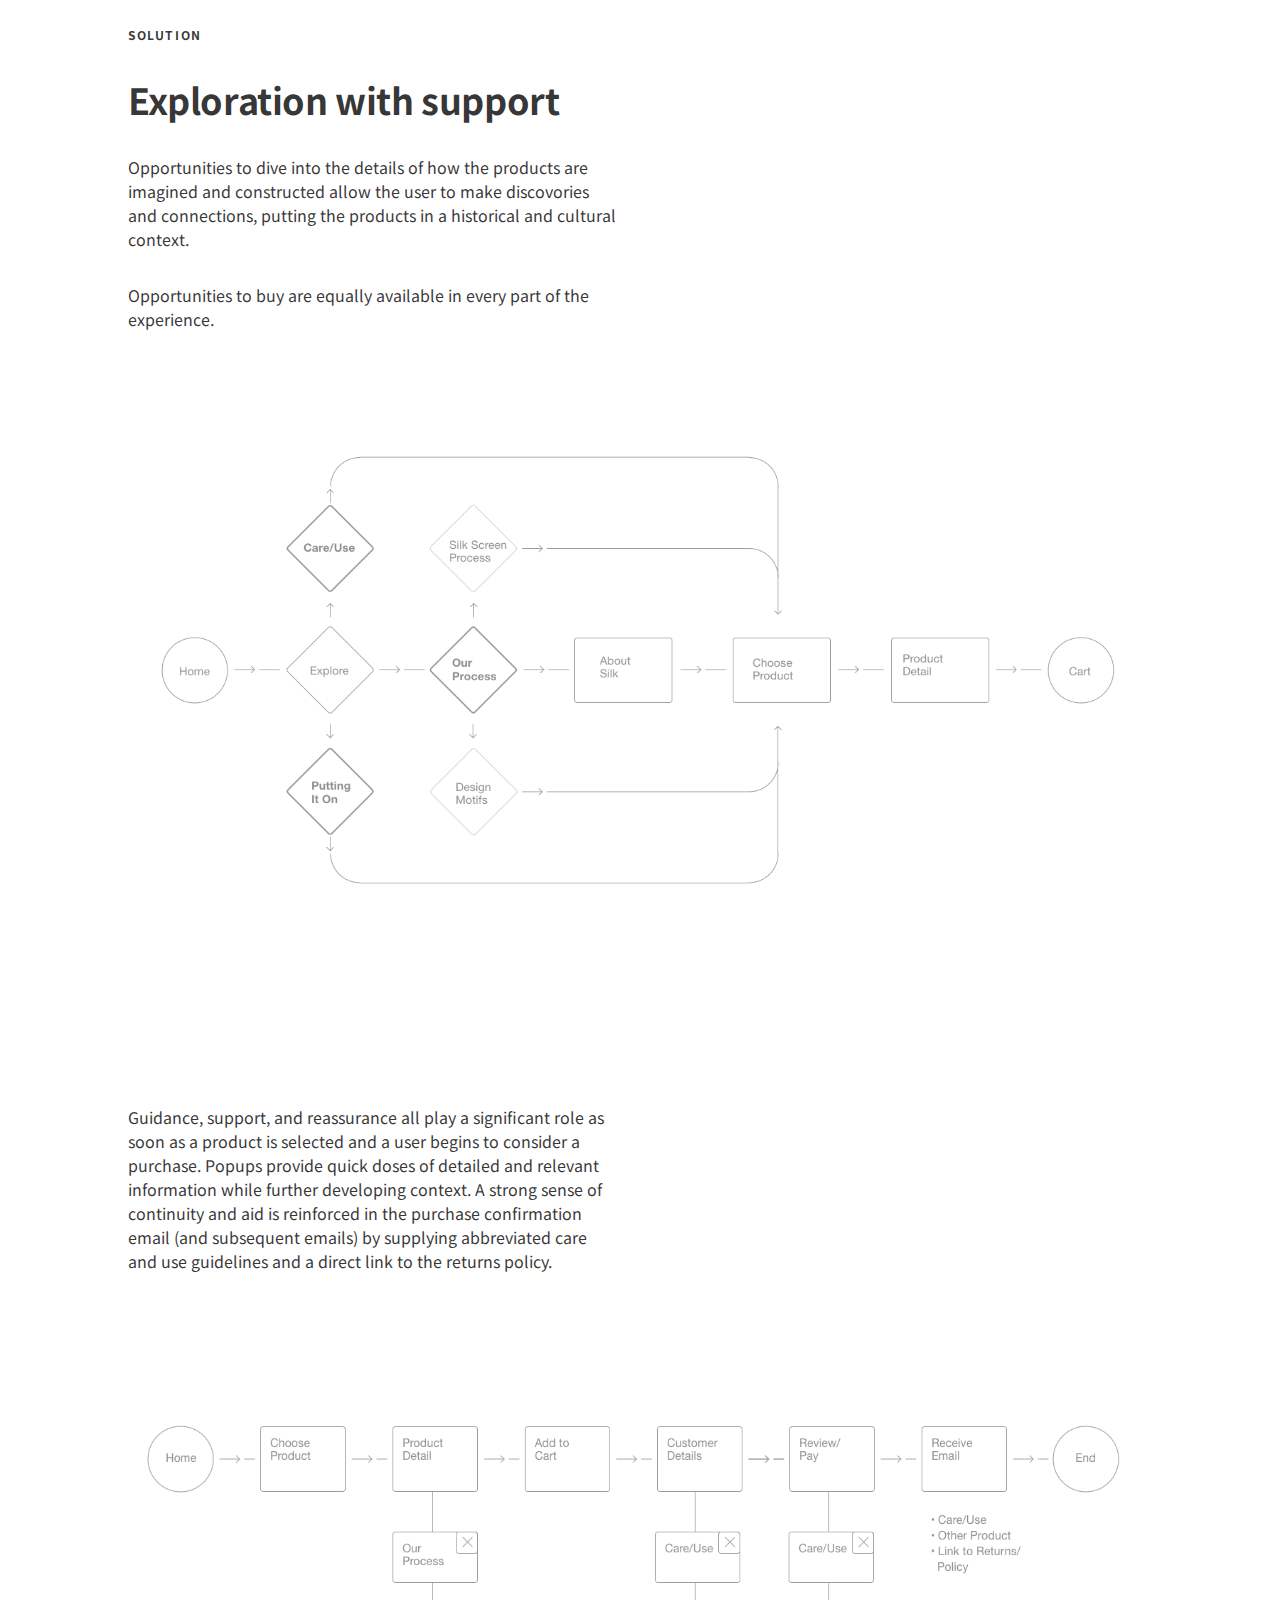
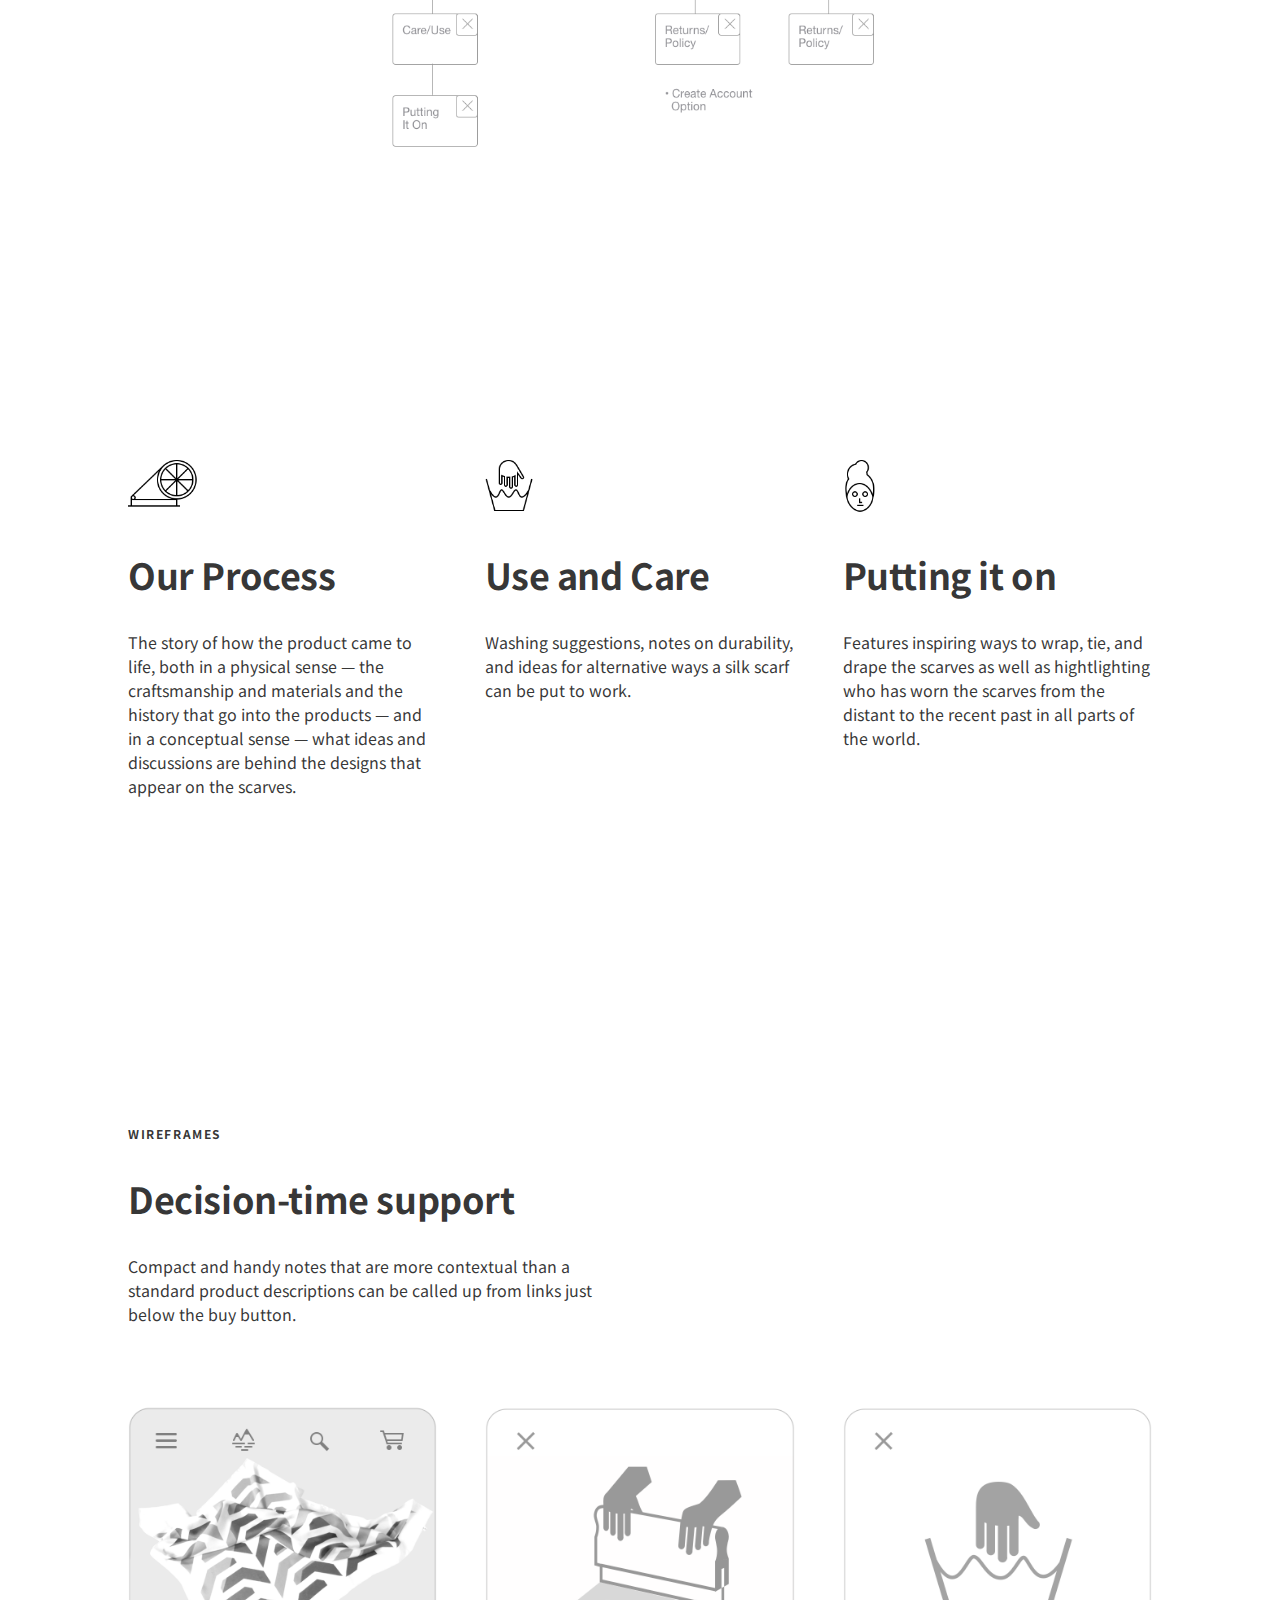
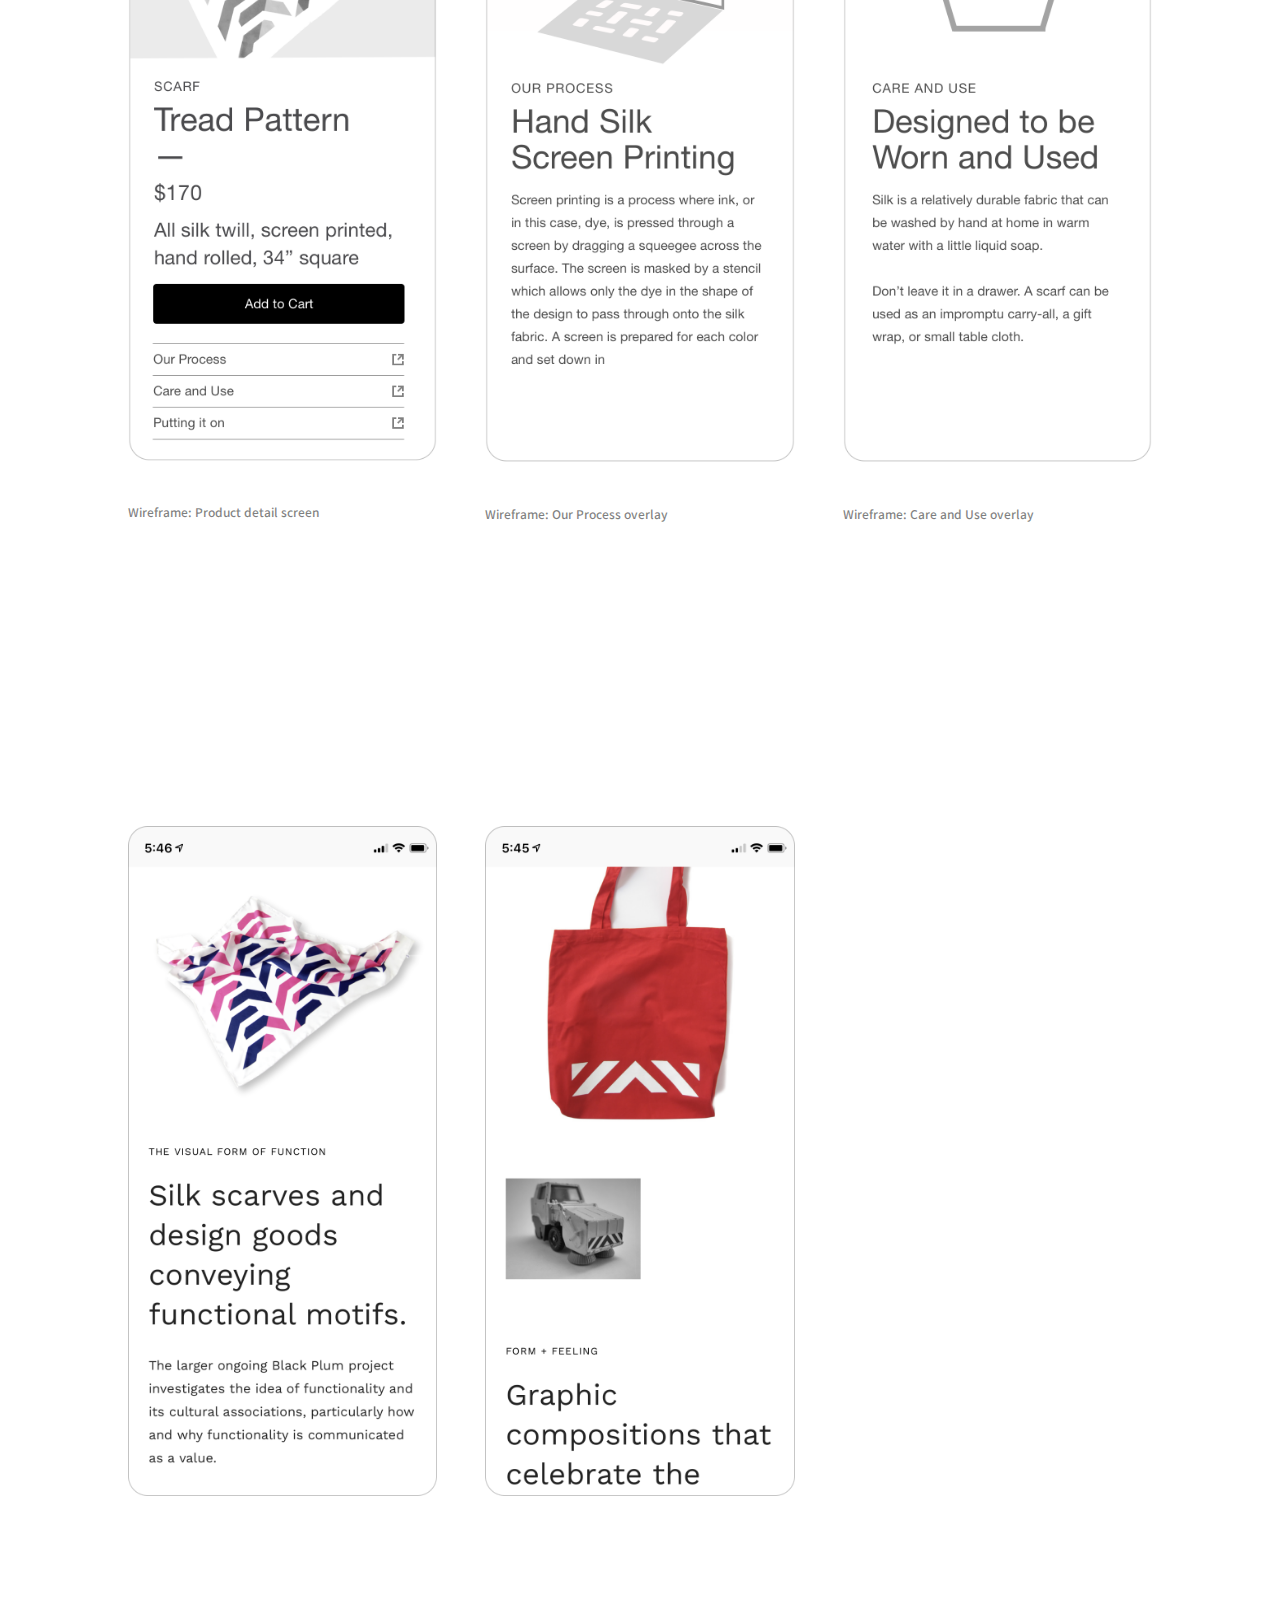
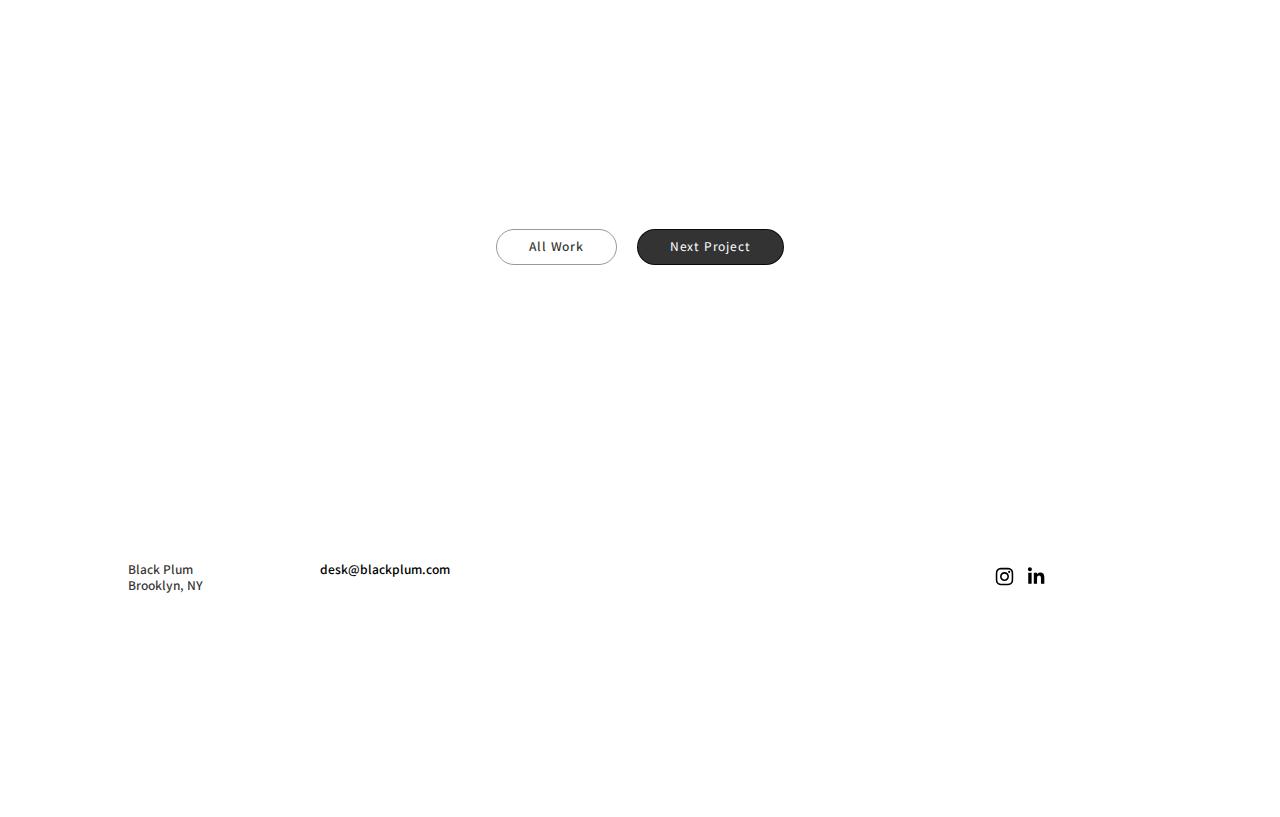
<file: Black-Plum_Scarves.html>
<!DOCTYPE html>
<html lang="en">
<head>

  <!-- Basic Page Needs
  –––––––––––––––––––––––––––––––––––––––––––––––––– -->
  <meta charset="utf-8">
  <title>Black Plum</title>
  <meta name="description" content="Designer Trent Williams">
  <meta name="author" content="Trent Williams">

  <!-- Mobile Specific Metas
  –––––––––––––––––––––––––––––––––––––––––––––––––– -->
  <meta name="viewport" content="width=device-width, initial-scale=1">

  <!-- FONT
  –––––––––––––––––––––––––––––––––––––––––––––––––– -->
  <link href='https://fonts.googleapis.com/css2?family=Noto+Sans+JP:wght@100;300;400;500;700;900&display=swap' rel='stylesheet' type='text/css'>




  <!-- CSS
  –––––––––––––––––––––––––––––––––––––––––––––––––– -->
  <link rel="stylesheet" href="css/normalize.css">
    <link rel="stylesheet" href="css/gridnik.css">

  <!-- Favicon
  –––––––––––––––––––––––––––––––––––––––––––––––––– -->
  <link rel="icon" type="image/png" href="images/favicon.png">

</head>
<body>

  <!-- Primary Page Layout
  –––––––––––––––––––––––––––––––––––––––––––––––––– -->
<div class="vessel">

<header class="topnav">
  <div>
    <a href="index.html" title="Black Plum Design Trent Williams">
      <?xml version="1.0" encoding="UTF-8" standalone="no"?>
      <svg xmlns="http://www.w3.org/2000/svg" x="0px" y="0px" width="52" height="52" viewBox="0 0 52 52">
  	<path
  		style="fill:#000000"
      d="M35.8,30.4c0,1.8-1.5,3.3-3.3,3.3s-3.3-1.5-3.3-3.3c0-1.8,1.5-3.3,3.3-3.3S35.8,28.6,35.8,30.4z"/>
      <path d="M24.4,48.9C11,48.9,0,37.9,0,24.4C0,11,11,0,24.4,0s24.4,11,24.4,24.4C48.8,37.9,37.9,48.9,24.4,48.9z M24.4,2.5
      c-12.1,0-21.9,9.8-21.9,21.9s9.8,21.9,21.9,21.9s21.9-9.8,21.9-21.9S36.5,2.5,24.4,2.5z"/>
      <polygon points="35.5,18.5 33.9,17 25.7,25.7 25.7,11.4 23.2,11.4 23.2,21.3 14.4,12.1 12.8,13.6 23.2,24.6 23.2,31.6 14.4,22.3
      12.8,23.8 23.2,34.8 23.2,39.7 25.7,39.7 25.7,29 "/>
    </svg>
    </a>
  </div>
  <div><a href="work.html" title="Work Page">Work</a></div>
  <div><a href="About.html" title="About Page">About</a></div>
  <div><a href="Contact.html" title="Contact Page">Contact</a></div>
</header>


  <article class="teasers">
    <div class="hed_interior">
      <div class="box1"><br></div>
      <div class="box1"><p class="eyebrow">BLACK PLUM SCARVES</p><h2> Richer storytelling. An ecommerce update.</h2> <p>Looking at how to bring some of the boutique experience into the ecommerce website.
      </div>
      <div class="box2"><p class="fifty tight">My Role<p>UX/UI Designer</div>
      <div class="box3"><p class="fifty tight">My Output<p>
        Research<br>
        UI design<br>
        Icon design<br>
        Illustrations</div>
    </div>
    <div style="text-align: center"><img src="images/Black-Plum_Hero.png" class="u-mid-width" alt="Black Plum Scarves Homepage"></div>

    <div class="box1 row_space"><br></div>

    <div><p class="eyebrow">CHALLENGE</p><h2> How does it fit into my life?</h2> <p>
      Response to the products were positive and enthusiastic. But people felt like this was a really nice thing that they didn’t know what to do with. There wasn’t an immediate connection with the overall concept of the heavy machinery motifs. And no existing narratives emerged to accommodate the product.
  </div>
  <div style="text-align: center"><img src="images/Black-Plum_Bombyx-Mori.png" class="u-half-width" alt="Moth Illustration"></div>

  <div class="box1 row_space"><br></div>



<div class="box1">
<div class="alternating_a">
  <div class="image_box_a"><img src="images/Black-Plum_Hester-Street.png" class="u-full-width" alt="Hester Street Fair"><br><p class="small fifty">Black Plum booth at Hester Street Fair</p>
  </div>
    <div><br></div>
    <div><p class="eyebrow">RESEARCH</p><h2>Interviews with boutique owners/buyers and consumers.</h2> <p>
      I visited boutiques in Manhattan and Brooklyn that carry scarves and other products with a design emphasis and asked about how Black Plum products might work with what they already sold and appeal to their customers. I set up a booth at flea markets and engaged with consumers to learn what they thought of the products and how they would use them.
    </div>
    <div><br></div>
</div>
</div>

<div class="box1 row_space"><br></div>


    <div class="box1">
    <div class="three_col_grid">
      <div class="box_col_3span"><p class="eyebrow">SYNTHESIS</p>
      </div>
      <div class="box2 bottom_3rem"><h1 class="twentyfive">1.</h1><h2>Products are appealing and intriguing.</h2>
      </div>
      <div class="box3 bottom_3rem"><h1 class="twentyfive">2.</h1><h2>Consumers and Boutique owners don’t have enough knowledge to make purchase.</h2><p>Story not clear or effective enough to reassure consumers/buyers.
      </div>
      <div class="box4"><h1 class="twentyfive">3.</h1><h2>Product is an anomoly.</h2><p>Consumers/buyers don’t know how to place product into existing social or use patterns.
      </div>
    </div>
  </div>

  <div class="box1 row_space"><br></div>



<div><p class="eyebrow">SOLUTION</p>
<h2>Exploration with support</h2><p>Opportunities to dive into the details of how the products are imagined and constructed allow the user to make discovories and connections, putting the products in a historical and cultural context.
</p><p>
Opportunities to buy are equally available in every part of the experience.</p>
</div>
<div><br>
</div>
<div class="box1">
  <img src="images/Black-Plum_flow_explore.png" class="u-full-width" alt="Exploration flow">
</div>

<div class="box1 bottom_2rem"><br></div>

<div><p>Guidance, support, and reassurance all play a significant role as soon as a product is selected and a user begins to consider a purchase. Popups provide quick doses of detailed and relevant information while further developing context. A strong sense of continuity and aid is reinforced in the purchase confirmation email (and subsequent emails) by supplying abbreviated care and use guidelines and a direct link to the returns policy.</p>
</div>
<div><br>
</div>
<div class="box1">
  <img src="images/Black-Plum_flow_product.png" class="u-full-width" alt="Product flow">
</div>

  <div class="box1 row_space"><br></div>
  <div class="box1">
  <div class="three_col_grid_alt">
    <div class="box2 bottom_3rem"><img src="images/Black-Plum_Itoguruma_illusto.png" class="u-quart-width bottom_2rem" alt="Spinning wheel illustration"><h2>Our Process</h2><p>The story of how the product came to life, both in a physical sense — the craftsmanship and materials and the history that go into the products — and in a conceptual sense — what ideas and discussions are behind the designs that appear on the scarves.
    </div>
    <div class="box3 bottom_3rem"><img src="images/Black-Plum_Use-Care_illusto.png" class="u-quart-width bottom_2rem" alt="hand wash llustration"><h2>Use and Care</h2><p>Washing suggestions, notes on durability, and ideas for alternative ways a silk scarf can be put to work.
    </div>
    <div class="box4"><img src="images/Black-Plum_Put-it-on_illusto.png" class="u-quart-width bottom_2rem" alt="Wearing it illustration"><h2>Putting it on</h2><p>Features inspiring ways to wrap, tie, and drape the scarves as well as hightlighting who has worn the scarves from the distant to the recent past in all parts of the world.
    </div>
  </div>
</div>

    <div class="box1 row_space"><br></div>


<div>
  <p class="eyebrow">WIREFRAMES</p>
      <h2>Decision-time support</h2><p>Compact and handy notes that are more contextual than a standard product descriptions can be called up from links just below the buy button.
</div>
<div><br>
</div>

<div class="box1">
<div class="three_col_grid_alt_b">

  <div class="box2">
    <img src="images/Black-Plum-Scarves_Product-Detail.png" class="u-full-width bottom_2rem" alt="Product detail screen"><br><p class="small fifty">Wireframe: Product detail screen</p>
  </div>
  <div class="box3"><img src="images/Black-Plum-Scarves_Product-Pop_Process.png" class="u-full-width bottom_2rem" alt="Product process overlay"><p class="small fifty">Wireframe: Our Process overlay</p>
  </div>
  <div class="box4"><img src="images/Black-Plum-Scarves_Product-Pop_Care.png" class="u-full-width bottom_2rem" alt="Product care overlay"><p class="small fifty">Wireframe: Care and Use overlay</p>
  </div>
</div>
</div>

<div class="box1 row_space"><br></div>

<div class="box1">
<div class="three_col_grid_alt_b">
  <div>
    <br>
  </div>
  <div class="box2">
    <img src="images/Black-Plum_Website_Screen_1.png" class="u-full-width bottom_2rem" alt="Website screen">
  </div>
  <div class="box3 bottom_3rem"><img src="images/Black-Plum_Website_Screen_2.png" class="u-full-width bottom_2rem" alt="Website screen">
  </div>
  <div class="box4"><br>
  </div>
</div>
</div>

    <div class="box1 row_space"><br></div>

    <div class="box1" style="text-align: center">
    <a href="work.html" title="Work Page Button" class="nodecor">
    <div class="button" style="margin: 0 1rem 0 0;">All Work</div>
    </a>
    <a href="TFA.html" title="Next Project Button" class="nodecor">
    <div class="button button-primary ">Next Project</div>
    </a>
    </div>

    <div class="box1 row_space"><br></div>

  </article>


<footer class="footmatter">
  <div class="small">Black Plum<br>Brooklyn, NY
  </div>
  <div class="small"><a href="mailto:desk@blackplum.com">desk@blackplum.com</a>
  </div>
  <div>
    <a href="https://www.instagram.com/black_plum_design" title="Instagram">
    <?xml version="1.0" encoding="UTF-8" standalone="no"?>
      <svg xmlns="http://www.w3.org/2000/svg" x="0px" y="0px" width="25" height="25" viewBox="0 40 512 512">
      	<path
      		style="fill:#000000"
          d='M256 109.3c47.8 0 53.4 0.2 72.3 1 17.4 0.8 26.9 3.7 33.2 6.2 8.4 3.2 14.3 7.1 20.6 13.4 6.3 6.3 10.1 12.2 13.4 20.6 2.5 6.3 5.4 15.8 6.2 33.2 0.9 18.9 1 24.5 1 72.3s-0.2 53.4-1 72.3c-0.8 17.4-3.7 26.9-6.2 33.2 -3.2 8.4-7.1 14.3-13.4 20.6 -6.3 6.3-12.2 10.1-20.6 13.4 -6.3 2.5-15.8 5.4-33.2 6.2 -18.9 0.9-24.5 1-72.3 1s-53.4-0.2-72.3-1c-17.4-0.8-26.9-3.7-33.2-6.2 -8.4-3.2-14.3-7.1-20.6-13.4 -6.3-6.3-10.1-12.2-13.4-20.6 -2.5-6.3-5.4-15.8-6.2-33.2 -0.9-18.9-1-24.5-1-72.3s0.2-53.4 1-72.3c0.8-17.4 3.7-26.9 6.2-33.2 3.2-8.4 7.1-14.3 13.4-20.6 6.3-6.3 12.2-10.1 20.6-13.4 6.3-2.5 15.8-5.4 33.2-6.2C202.6 109.5 208.2 109.3 256 109.3M256 77.1c-48.6 0-54.7 0.2-73.8 1.1 -19 0.9-32.1 3.9-43.4 8.3 -11.8 4.6-21.7 10.7-31.7 20.6 -9.9 9.9-16.1 19.9-20.6 31.7 -4.4 11.4-7.4 24.4-8.3 43.4 -0.9 19.1-1.1 25.2-1.1 73.8 0 48.6 0.2 54.7 1.1 73.8 0.9 19 3.9 32.1 8.3 43.4 4.6 11.8 10.7 21.7 20.6 31.7 9.9 9.9 19.9 16.1 31.7 20.6 11.4 4.4 24.4 7.4 43.4 8.3 19.1 0.9 25.2 1.1 73.8 1.1s54.7-0.2 73.8-1.1c19-0.9 32.1-3.9 43.4-8.3 11.8-4.6 21.7-10.7 31.7-20.6 9.9-9.9 16.1-19.9 20.6-31.7 4.4-11.4 7.4-24.4 8.3-43.4 0.9-19.1 1.1-25.2 1.1-73.8s-0.2-54.7-1.1-73.8c-0.9-19-3.9-32.1-8.3-43.4 -4.6-11.8-10.7-21.7-20.6-31.7 -9.9-9.9-19.9-16.1-31.7-20.6 -11.4-4.4-24.4-7.4-43.4-8.3C310.7 77.3 304.6 77.1 256 77.1L256 77.1z'/>
          <path
            style="fill:#000000"
            d='M256 164.1c-50.7 0-91.9 41.1-91.9 91.9s41.1 91.9 91.9 91.9 91.9-41.1 91.9-91.9S306.7 164.1 256 164.1zM256 315.6c-32.9 0-59.6-26.7-59.6-59.6s26.7-59.6 59.6-59.6 59.6 26.7 59.6 59.6S288.9 315.6 256 315.6z'/>
            <circle
            style="fill:#000000"
            cx='351.5' cy='160.5' r='21.5'/>
    </a>

<a href="http://www.linkedin.com/in/willmstrent" title="LinkedIn">
<?xml version="1.0" encoding="UTF-8" standalone="no"?>
<svg xmlns="http://www.w3.org/2000/svg" x="0px" y="0px" width="30" height="30" viewBox="0 0 512 512">
  <path
    style="fill:#000000" d='M186.4 142.4c0 19-15.3 34.5-34.2 34.5 -18.9 0-34.2-15.4-34.2-34.5 0-19 15.3-34.5 34.2-34.5C171.1 107.9 186.4 123.4 186.4 142.4zM181.4 201.3h-57.8V388.1h57.8V201.3zM273.8 201.3h-55.4V388.1h55.4c0 0 0-69.3 0-98 0-26.3 12.1-41.9 35.2-41.9 21.3 0 31.5 15 31.5 41.9 0 26.9 0 98 0 98h57.5c0 0 0-68.2 0-118.3 0-50-28.3-74.2-68-74.2 -39.6 0-56.3 30.9-56.3 30.9v-25.2H273.8z'/>
    </a>
  </div>
</footer>
</div>

<!-- End Document
  –––––––––––––––––––––––––––––––––––––––––––––––––– -->
</body>
</html>
</file>
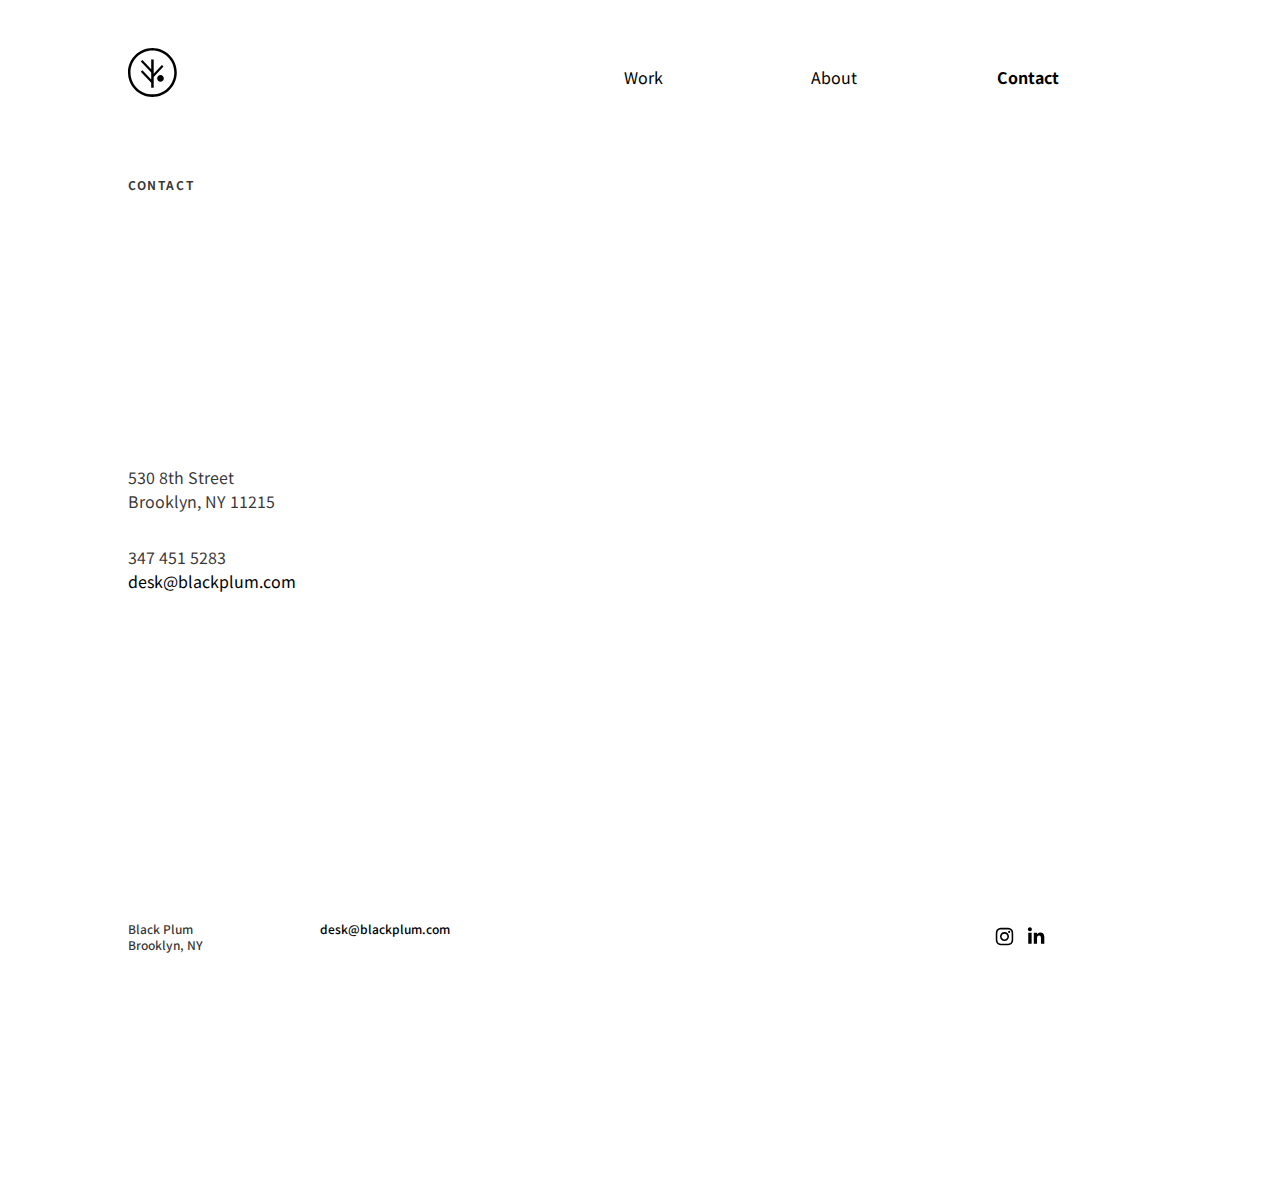
<file: Contact.html>
<!DOCTYPE html>
<html lang="en">
<head>

  <!-- Basic Page Needs
  –––––––––––––––––––––––––––––––––––––––––––––––––– -->
  <meta charset="utf-8">
  <title>Black Plum</title>
  <meta name="description" content="Designer Trent Williams">
  <meta name="author" content="Trent Williams">

  <!-- Mobile Specific Metas
  –––––––––––––––––––––––––––––––––––––––––––––––––– -->
  <meta name="viewport" content="width=device-width, initial-scale=1">

  <!-- FONT
  –––––––––––––––––––––––––––––––––––––––––––––––––– -->
  <link href='https://fonts.googleapis.com/css2?family=Noto+Sans+JP:wght@100;300;400;500;700;900&display=swap' rel='stylesheet' type='text/css'>




  <!-- CSS
  –––––––––––––––––––––––––––––––––––––––––––––––––– -->
  <link rel="stylesheet" href="css/normalize.css">
    <link rel="stylesheet" href="css/gridnik.css">

  <!-- Favicon
  –––––––––––––––––––––––––––––––––––––––––––––––––– -->
  <link rel="icon" type="image/png" href="images/favicon.png">

</head>
<body>

  <!-- Primary Page Layout
  –––––––––––––––––––––––––––––––––––––––––––––––––– -->
<div class="vessel">

<header class="topnav">
  <div>
    <a href="index.html" title="Black Plum Design Trent Williams">
      <?xml version="1.0" encoding="UTF-8" standalone="no"?>
      <svg xmlns="http://www.w3.org/2000/svg" x="0px" y="0px" width="52" height="52" viewBox="0 0 52 52">
  	<path
  		style="fill:#000000"
      d="M35.8,30.4c0,1.8-1.5,3.3-3.3,3.3s-3.3-1.5-3.3-3.3c0-1.8,1.5-3.3,3.3-3.3S35.8,28.6,35.8,30.4z"/>
      <path d="M24.4,48.9C11,48.9,0,37.9,0,24.4C0,11,11,0,24.4,0s24.4,11,24.4,24.4C48.8,37.9,37.9,48.9,24.4,48.9z M24.4,2.5
      c-12.1,0-21.9,9.8-21.9,21.9s9.8,21.9,21.9,21.9s21.9-9.8,21.9-21.9S36.5,2.5,24.4,2.5z"/>
      <polygon points="35.5,18.5 33.9,17 25.7,25.7 25.7,11.4 23.2,11.4 23.2,21.3 14.4,12.1 12.8,13.6 23.2,24.6 23.2,31.6 14.4,22.3
      12.8,23.8 23.2,34.8 23.2,39.7 25.7,39.7 25.7,29 "/>
    </svg>
    </a>
  </div>
  <div><a href="work.html" title="Work Page">Work</a></div>
  <div><a href="About.html" title="About Page">About</a></div>
  <div><a href="Contact.html" title="Contact Page"><strong>Contact</strong></a></div>
</header>


  <article class="teasers">


    <div class="box1">
    <div class="alternating_a">
      <div><br></div>
      <div><p class="eyebrow">CONTACT</p>
      </div>
      <div><br></div>
      <div class="image_box_b" style="text-align: center"><br>
      </div>
    </div>
    </div>




    <div class="box1 row_space"><br></div>




        <div><p>530 8th Street<br>Brooklyn, NY 11215
    </p><p>
    347 451 5283<br>
    <a href="mailto:desk@blackplum.com">desk@blackplum.com</a></p>
        </div>

        <div><br>
        </div>


    <div class="box1 row_space"><br></div>

  </article>


<footer class="footmatter">
  <div class="small">Black Plum<br>Brooklyn, NY
  </div>
  <div class="small"><a href="mailto:desk@blackplum.com">desk@blackplum.com</a>
  </div>
  <div>
    <a href="https://www.instagram.com/black_plum_design" title="Instagram">
    <?xml version="1.0" encoding="UTF-8" standalone="no"?>
      <svg xmlns="http://www.w3.org/2000/svg" x="0px" y="0px" width="25" height="25" viewBox="0 40 512 512">
      	<path
      		style="fill:#000000"
          d='M256 109.3c47.8 0 53.4 0.2 72.3 1 17.4 0.8 26.9 3.7 33.2 6.2 8.4 3.2 14.3 7.1 20.6 13.4 6.3 6.3 10.1 12.2 13.4 20.6 2.5 6.3 5.4 15.8 6.2 33.2 0.9 18.9 1 24.5 1 72.3s-0.2 53.4-1 72.3c-0.8 17.4-3.7 26.9-6.2 33.2 -3.2 8.4-7.1 14.3-13.4 20.6 -6.3 6.3-12.2 10.1-20.6 13.4 -6.3 2.5-15.8 5.4-33.2 6.2 -18.9 0.9-24.5 1-72.3 1s-53.4-0.2-72.3-1c-17.4-0.8-26.9-3.7-33.2-6.2 -8.4-3.2-14.3-7.1-20.6-13.4 -6.3-6.3-10.1-12.2-13.4-20.6 -2.5-6.3-5.4-15.8-6.2-33.2 -0.9-18.9-1-24.5-1-72.3s0.2-53.4 1-72.3c0.8-17.4 3.7-26.9 6.2-33.2 3.2-8.4 7.1-14.3 13.4-20.6 6.3-6.3 12.2-10.1 20.6-13.4 6.3-2.5 15.8-5.4 33.2-6.2C202.6 109.5 208.2 109.3 256 109.3M256 77.1c-48.6 0-54.7 0.2-73.8 1.1 -19 0.9-32.1 3.9-43.4 8.3 -11.8 4.6-21.7 10.7-31.7 20.6 -9.9 9.9-16.1 19.9-20.6 31.7 -4.4 11.4-7.4 24.4-8.3 43.4 -0.9 19.1-1.1 25.2-1.1 73.8 0 48.6 0.2 54.7 1.1 73.8 0.9 19 3.9 32.1 8.3 43.4 4.6 11.8 10.7 21.7 20.6 31.7 9.9 9.9 19.9 16.1 31.7 20.6 11.4 4.4 24.4 7.4 43.4 8.3 19.1 0.9 25.2 1.1 73.8 1.1s54.7-0.2 73.8-1.1c19-0.9 32.1-3.9 43.4-8.3 11.8-4.6 21.7-10.7 31.7-20.6 9.9-9.9 16.1-19.9 20.6-31.7 4.4-11.4 7.4-24.4 8.3-43.4 0.9-19.1 1.1-25.2 1.1-73.8s-0.2-54.7-1.1-73.8c-0.9-19-3.9-32.1-8.3-43.4 -4.6-11.8-10.7-21.7-20.6-31.7 -9.9-9.9-19.9-16.1-31.7-20.6 -11.4-4.4-24.4-7.4-43.4-8.3C310.7 77.3 304.6 77.1 256 77.1L256 77.1z'/>
          <path
            style="fill:#000000"
            d='M256 164.1c-50.7 0-91.9 41.1-91.9 91.9s41.1 91.9 91.9 91.9 91.9-41.1 91.9-91.9S306.7 164.1 256 164.1zM256 315.6c-32.9 0-59.6-26.7-59.6-59.6s26.7-59.6 59.6-59.6 59.6 26.7 59.6 59.6S288.9 315.6 256 315.6z'/>
            <circle
            style="fill:#000000"
            cx='351.5' cy='160.5' r='21.5'/>
    </a>

<a href="http://www.linkedin.com/in/willmstrent" title="LinkedIn">
<?xml version="1.0" encoding="UTF-8" standalone="no"?>
<svg xmlns="http://www.w3.org/2000/svg" x="0px" y="0px" width="30" height="30" viewBox="0 0 512 512">
  <path
    style="fill:#000000" d='M186.4 142.4c0 19-15.3 34.5-34.2 34.5 -18.9 0-34.2-15.4-34.2-34.5 0-19 15.3-34.5 34.2-34.5C171.1 107.9 186.4 123.4 186.4 142.4zM181.4 201.3h-57.8V388.1h57.8V201.3zM273.8 201.3h-55.4V388.1h55.4c0 0 0-69.3 0-98 0-26.3 12.1-41.9 35.2-41.9 21.3 0 31.5 15 31.5 41.9 0 26.9 0 98 0 98h57.5c0 0 0-68.2 0-118.3 0-50-28.3-74.2-68-74.2 -39.6 0-56.3 30.9-56.3 30.9v-25.2H273.8z'/>
    </a>
  </div>
</footer>
</div>

<!-- End Document
  –––––––––––––––––––––––––––––––––––––––––––––––––– -->
</body>
</html>
</file>
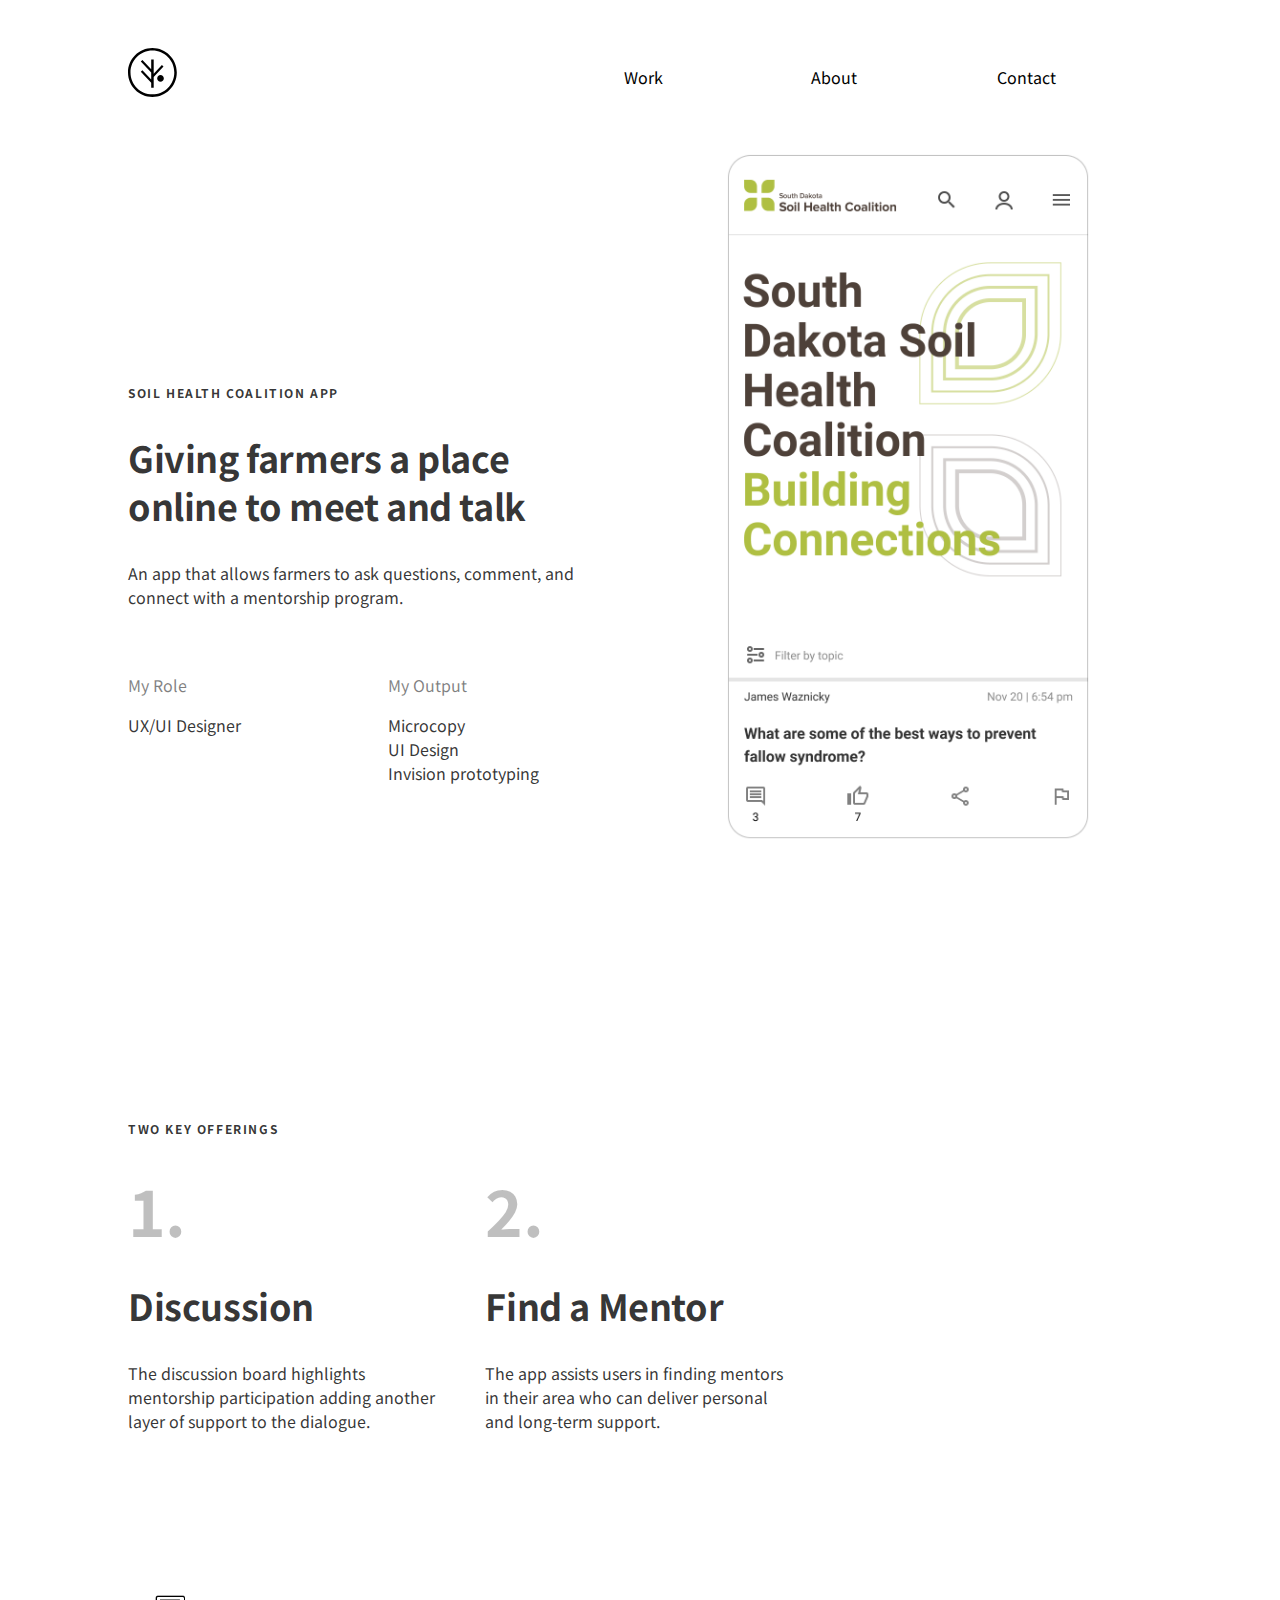
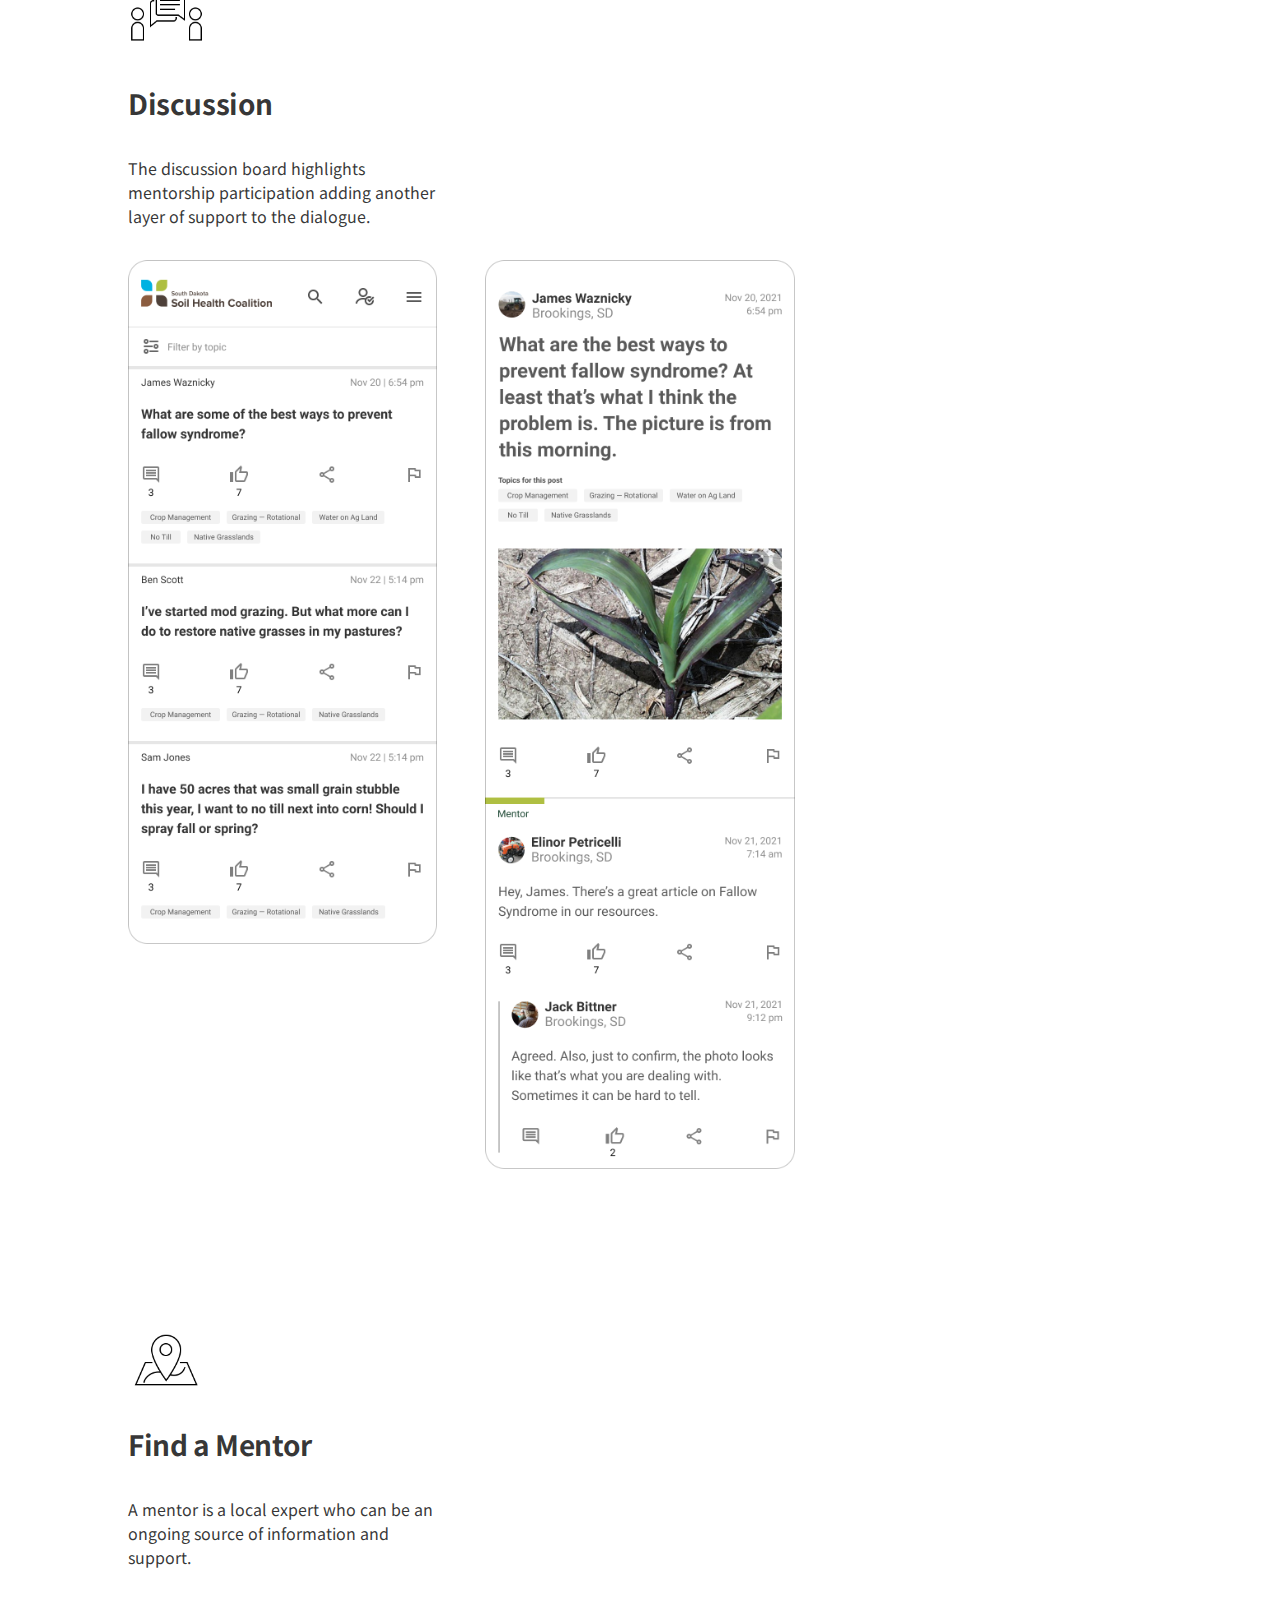
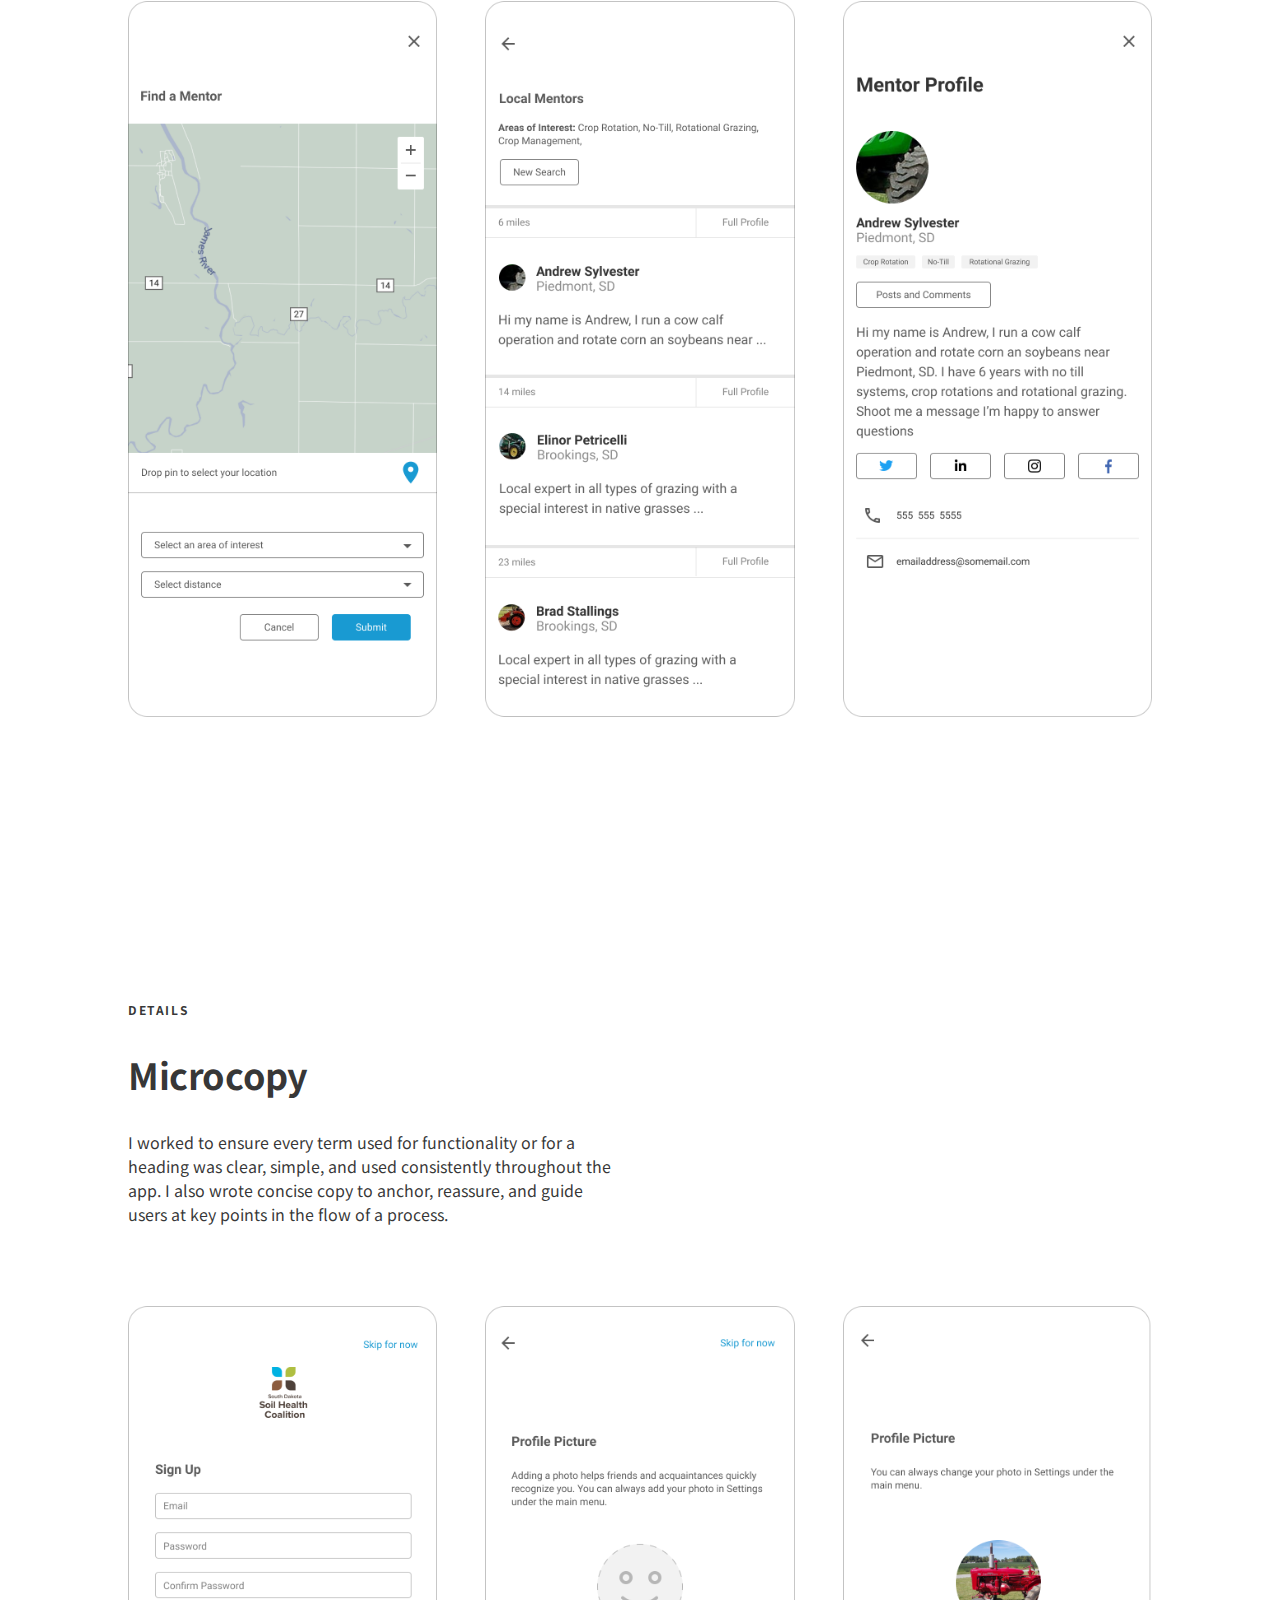
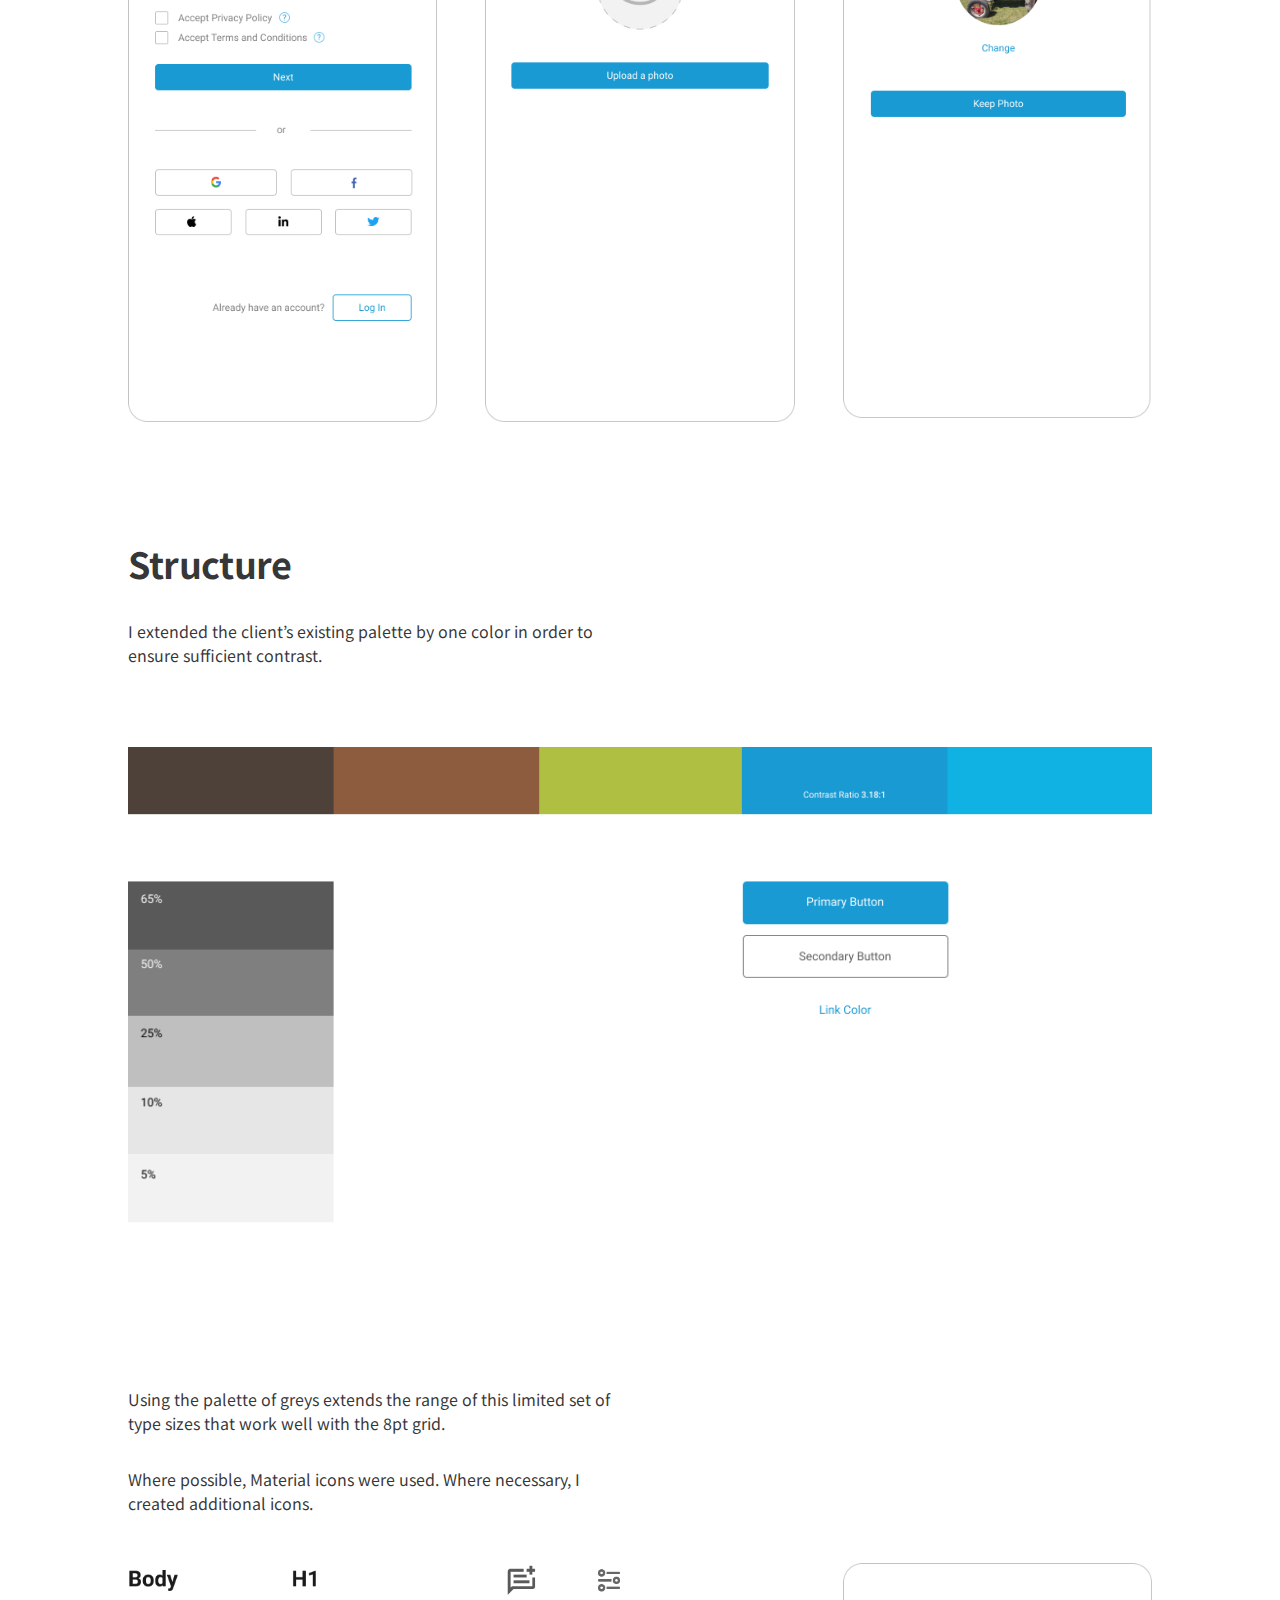
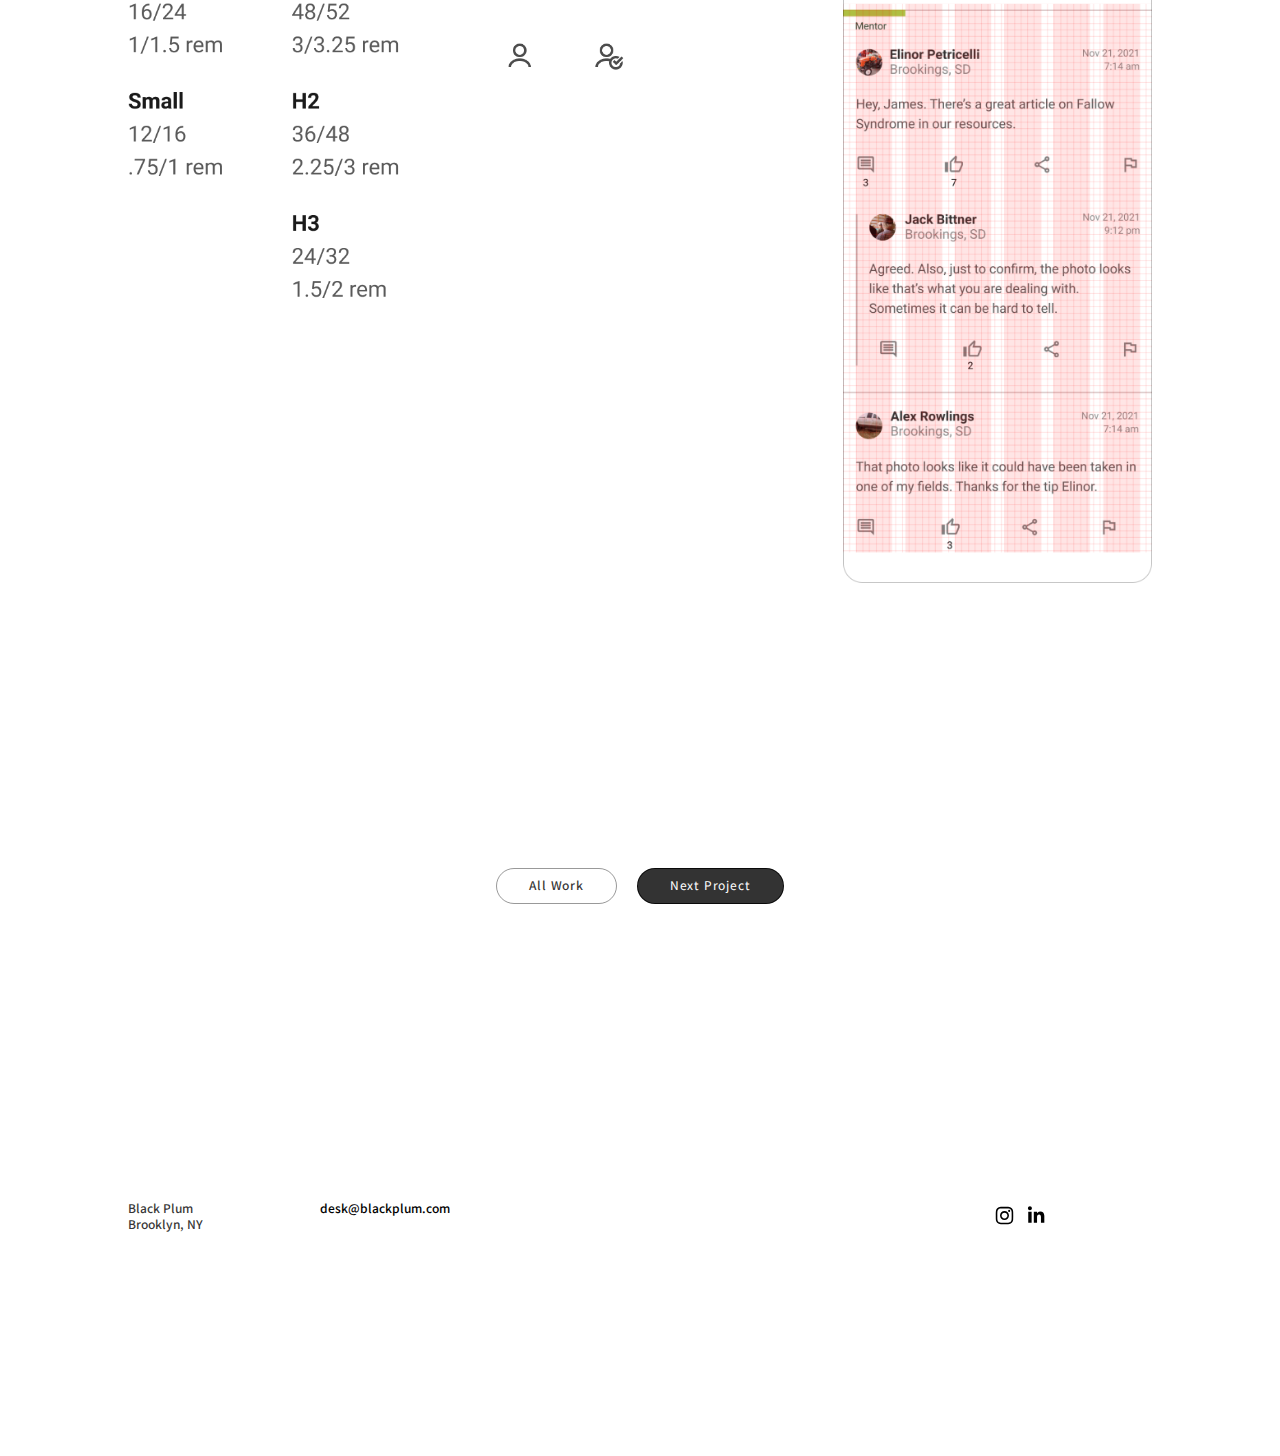
<file: South-Dakota_Soil-Health.html>
<!DOCTYPE html>
<html lang="en">
<head>

  <!-- Basic Page Needs
  –––––––––––––––––––––––––––––––––––––––––––––––––– -->
  <meta charset="utf-8">
  <title>Black Plum</title>
  <meta name="description" content="Designer Trent Williams">
  <meta name="author" content="Trent Williams">

  <!-- Mobile Specific Metas
  –––––––––––––––––––––––––––––––––––––––––––––––––– -->
  <meta name="viewport" content="width=device-width, initial-scale=1">

  <!-- FONT
  –––––––––––––––––––––––––––––––––––––––––––––––––– -->
  <link href='https://fonts.googleapis.com/css2?family=Noto+Sans+JP:wght@100;300;400;500;700;900&display=swap' rel='stylesheet' type='text/css'>




  <!-- CSS
  –––––––––––––––––––––––––––––––––––––––––––––––––– -->
  <link rel="stylesheet" href="css/normalize.css">
    <link rel="stylesheet" href="css/gridnik.css">

  <!-- Favicon
  –––––––––––––––––––––––––––––––––––––––––––––––––– -->
  <link rel="icon" type="image/png" href="images/favicon.png">

</head>
<body>

  <!-- Primary Page Layout
  –––––––––––––––––––––––––––––––––––––––––––––––––– -->
<div class="vessel">

<header class="topnav">
  <div>
    <a href="index.html" title="Black Plum Design Trent Williams">
      <?xml version="1.0" encoding="UTF-8" standalone="no"?>
      <svg xmlns="http://www.w3.org/2000/svg" x="0px" y="0px" width="52" height="52" viewBox="0 0 52 52">
  	<path
  		style="fill:#000000"
      d="M35.8,30.4c0,1.8-1.5,3.3-3.3,3.3s-3.3-1.5-3.3-3.3c0-1.8,1.5-3.3,3.3-3.3S35.8,28.6,35.8,30.4z"/>
      <path d="M24.4,48.9C11,48.9,0,37.9,0,24.4C0,11,11,0,24.4,0s24.4,11,24.4,24.4C48.8,37.9,37.9,48.9,24.4,48.9z M24.4,2.5
      c-12.1,0-21.9,9.8-21.9,21.9s9.8,21.9,21.9,21.9s21.9-9.8,21.9-21.9S36.5,2.5,24.4,2.5z"/>
      <polygon points="35.5,18.5 33.9,17 25.7,25.7 25.7,11.4 23.2,11.4 23.2,21.3 14.4,12.1 12.8,13.6 23.2,24.6 23.2,31.6 14.4,22.3
      12.8,23.8 23.2,34.8 23.2,39.7 25.7,39.7 25.7,29 "/>
    </svg>
    </a>
  </div>
  <div><a href="work.html" title="Work Page">Work</a></div>
  <div><a href="About.html" title="About Page">About</a></div>
  <div><a href="Contact.html" title="Contact Page">Contact</a></div>
</header>


  <article class="teasers">
    <div class="hed_interior">
      <div class="box1"><br></div>
      <div class="box1"><p class="eyebrow">SOIL HEALTH COALITION APP</p><h2>Giving farmers a place online to meet and talk</h2> <p>An app that allows farmers to ask questions, comment, and connect with a mentorship program.
      </div>
      <div class="box2"><p class="fifty tight">My Role<p>UX/UI Designer</div>
      <div class="box3"><p class="fifty tight">My Output<p> Microcopy<br>
        UI Design<br>
        Invision prototyping</div>
    </div>
    <div style="text-align: center"><img src="images/South-Dakota_Hero.png" class="u-mid-width" alt="The New School Landing page mobile view"></div>

    <div class="box1 row_space"><br></div>


    <div class="box1">
    <div class="three_col_grid_alt">
      <div class="box_col_3span"><p class="eyebrow">TWO KEY OFFERINGS</p>
      </div>
      <div class="box2 bottom_3rem"><h1 class="twentyfive">1.</h1><h2>Discussion</h2><p>The discussion board highlights mentorship participation adding another layer of support to the dialogue.
      </div>
      <div class="box3 bottom_3rem"><h1 class="twentyfive">2.</h1><h2>Find a Mentor</h2><p>The app assists users in finding mentors in their area who can deliver personal and long-term support.
      </div>
      <div class="box4"><br>
      </div>
    </div>
  </div>

  <div class="box1">
  <div class="three_col_grid_alt_b">
    <div>
  <img src="images/Discussion_Illusto.png" class="u-quart-width bottom_2rem" alt="Discussion Illustration">
        <h3>Discussion</h3><p>The discussion board highlights mentorship participation adding another layer of support to the dialogue.
    </div>
    <div class="box2">
      <img src="images/South-Dakota_Discussion_Layout_1.png" class="u-full-width bottom_2rem" alt="Discussion Layout">
    </div>
    <div class="box3 bottom_3rem"><img src="images/South-Dakota_Discussion_Layout_2.png" class="u-full-width bottom_2rem" alt="Discussion Layout">
    </div>
    <div class="box4"><br>
    </div>
  </div>
</div>


<div class="box1">
<div class="three_col_grid_alt_b">
  <div>
<img src="images/South-Dakota_Find-Mentor_Illusto.png" class="u-quart-width bottom_2rem" alt="Find a Mentor Illustration">
      <h3>Find a Mentor</h3><p>A mentor is a local expert who can be an ongoing source of information and support.
  </div>
  <div class="box2">
    <img src="images/South-Dakota_Find-Mentor_Screen_1.png" class="u-full-width bottom_2rem" alt="Find a Mentor Layout">
  </div>
  <div class="box3"><img src="images/South-Dakota_Find-Mentor_Screen_2.png" class="u-full-width" alt="Find a Mentor Layout">
  </div>
  <div class="box4"><img src="images/South-Dakota_Find-Mentor_Screen_3.png" class="u-full-width bottom_2rem" alt="Find a Mentor Layout">
  </div>
</div>
</div>




  <div class="box1 row_space"><br></div>




  <div>
    <p class="eyebrow">DETAILS</p>
        <h2>Microcopy</h2><p>I worked to ensure every term used for functionality or for a heading  was clear, simple, and used consistently throughout the app.  I also wrote concise copy to anchor, reassure, and guide users at key points in the flow of a process.
  </div>
  <div><br>
  </div>

<div class="box1">
  <div class="three_col_grid_alt_b">

    <div class="box2">
      <img src="images/South-Dakota_Signup_1.png" class="u-full-width bottom_2rem" alt="Sign up/Sign in">
    </div>
    <div class="box3"><img src="images/South-Dakota_Signup_2.png" class="u-full-width bottom_2rem" alt="Add your photo">
    </div>
    <div class="box4"><img src="images/South-Dakota_Signup_3.png" class="u-full-width bottom_2rem" alt="Keep or replace your photo">
    </div>
  </div>
  </div>

  <div>
  <h2>Structure</h2><p>I extended the client’s existing palette by one color in order to ensure sufficient contrast. </p>
  </div>
  <div><br>
  </div>

  <div class="box1">
    <img src="images/South-Dakota_Palette.png" class="u-full-width" alt="South Dakota Palette">
  </div>

  <div class="box1 bottom_2rem"><br></div>

  <div>
    <p>Using the palette of greys extends the range of this limited set of type sizes that work well with the 8pt grid.</p>Where possible, Material icons were used. Where necessary, I created additional icons.
  </div>
  <div><br>
  </div>

<div class="box1">
  <div class="three_col_grid_alt_b">

    <div class="box2">
      <img src="images/South-Dakota_Type-Styles.png" class="u-full-width bottom_2rem" alt="Type styles">
    </div>
    <div class="box3"><img src="images/South-Dakota_Supplemental-Icons.png" class="u-full-width bottom_2rem" alt="Supplemental icons">
    </div>
    <div class="box4"><img src="images/South-Dakota_Grid.png" class="u-full-width bottom_2rem" alt="Layout grid">
    </div>
  </div>
  </div>




  <div class="box1 row_space"><br></div>


  <div class="box1" style="text-align: center">
  <a href="work.html" title="Work Page Button" class="nodecor">
  <div class="button" style="margin: 0 1rem 0 0;">All Work</div>
  </a>
  <a href="TNS_Landing.html" title="Next Project Button" class="nodecor">
  <div class="button button-primary ">Next Project</div>
  </a>
  </div>

    <div class="box1 row_space"><br></div>

  </article>


<footer class="footmatter">
  <div class="small">Black Plum<br>Brooklyn, NY
  </div>
  <div class="small"><a href="mailto:desk@blackplum.com">desk@blackplum.com</a>
  </div>
  <div>
    <a href="https://www.instagram.com/black_plum_design" title="Instagram">
    <?xml version="1.0" encoding="UTF-8" standalone="no"?>
      <svg xmlns="http://www.w3.org/2000/svg" x="0px" y="0px" width="25" height="25" viewBox="0 40 512 512">
      	<path
      		style="fill:#000000"
          d='M256 109.3c47.8 0 53.4 0.2 72.3 1 17.4 0.8 26.9 3.7 33.2 6.2 8.4 3.2 14.3 7.1 20.6 13.4 6.3 6.3 10.1 12.2 13.4 20.6 2.5 6.3 5.4 15.8 6.2 33.2 0.9 18.9 1 24.5 1 72.3s-0.2 53.4-1 72.3c-0.8 17.4-3.7 26.9-6.2 33.2 -3.2 8.4-7.1 14.3-13.4 20.6 -6.3 6.3-12.2 10.1-20.6 13.4 -6.3 2.5-15.8 5.4-33.2 6.2 -18.9 0.9-24.5 1-72.3 1s-53.4-0.2-72.3-1c-17.4-0.8-26.9-3.7-33.2-6.2 -8.4-3.2-14.3-7.1-20.6-13.4 -6.3-6.3-10.1-12.2-13.4-20.6 -2.5-6.3-5.4-15.8-6.2-33.2 -0.9-18.9-1-24.5-1-72.3s0.2-53.4 1-72.3c0.8-17.4 3.7-26.9 6.2-33.2 3.2-8.4 7.1-14.3 13.4-20.6 6.3-6.3 12.2-10.1 20.6-13.4 6.3-2.5 15.8-5.4 33.2-6.2C202.6 109.5 208.2 109.3 256 109.3M256 77.1c-48.6 0-54.7 0.2-73.8 1.1 -19 0.9-32.1 3.9-43.4 8.3 -11.8 4.6-21.7 10.7-31.7 20.6 -9.9 9.9-16.1 19.9-20.6 31.7 -4.4 11.4-7.4 24.4-8.3 43.4 -0.9 19.1-1.1 25.2-1.1 73.8 0 48.6 0.2 54.7 1.1 73.8 0.9 19 3.9 32.1 8.3 43.4 4.6 11.8 10.7 21.7 20.6 31.7 9.9 9.9 19.9 16.1 31.7 20.6 11.4 4.4 24.4 7.4 43.4 8.3 19.1 0.9 25.2 1.1 73.8 1.1s54.7-0.2 73.8-1.1c19-0.9 32.1-3.9 43.4-8.3 11.8-4.6 21.7-10.7 31.7-20.6 9.9-9.9 16.1-19.9 20.6-31.7 4.4-11.4 7.4-24.4 8.3-43.4 0.9-19.1 1.1-25.2 1.1-73.8s-0.2-54.7-1.1-73.8c-0.9-19-3.9-32.1-8.3-43.4 -4.6-11.8-10.7-21.7-20.6-31.7 -9.9-9.9-19.9-16.1-31.7-20.6 -11.4-4.4-24.4-7.4-43.4-8.3C310.7 77.3 304.6 77.1 256 77.1L256 77.1z'/>
          <path
            style="fill:#000000"
            d='M256 164.1c-50.7 0-91.9 41.1-91.9 91.9s41.1 91.9 91.9 91.9 91.9-41.1 91.9-91.9S306.7 164.1 256 164.1zM256 315.6c-32.9 0-59.6-26.7-59.6-59.6s26.7-59.6 59.6-59.6 59.6 26.7 59.6 59.6S288.9 315.6 256 315.6z'/>
            <circle
            style="fill:#000000"
            cx='351.5' cy='160.5' r='21.5'/>
    </a>

<a href="http://www.linkedin.com/in/willmstrent" title="LinkedIn">
<?xml version="1.0" encoding="UTF-8" standalone="no"?>
<svg xmlns="http://www.w3.org/2000/svg" x="0px" y="0px" width="30" height="30" viewBox="0 0 512 512">
  <path
    style="fill:#000000" d='M186.4 142.4c0 19-15.3 34.5-34.2 34.5 -18.9 0-34.2-15.4-34.2-34.5 0-19 15.3-34.5 34.2-34.5C171.1 107.9 186.4 123.4 186.4 142.4zM181.4 201.3h-57.8V388.1h57.8V201.3zM273.8 201.3h-55.4V388.1h55.4c0 0 0-69.3 0-98 0-26.3 12.1-41.9 35.2-41.9 21.3 0 31.5 15 31.5 41.9 0 26.9 0 98 0 98h57.5c0 0 0-68.2 0-118.3 0-50-28.3-74.2-68-74.2 -39.6 0-56.3 30.9-56.3 30.9v-25.2H273.8z'/>
    </a>
  </div>
</footer>
</div>

<!-- End Document
  –––––––––––––––––––––––––––––––––––––––––––––––––– -->
</body>
</html>
</file>
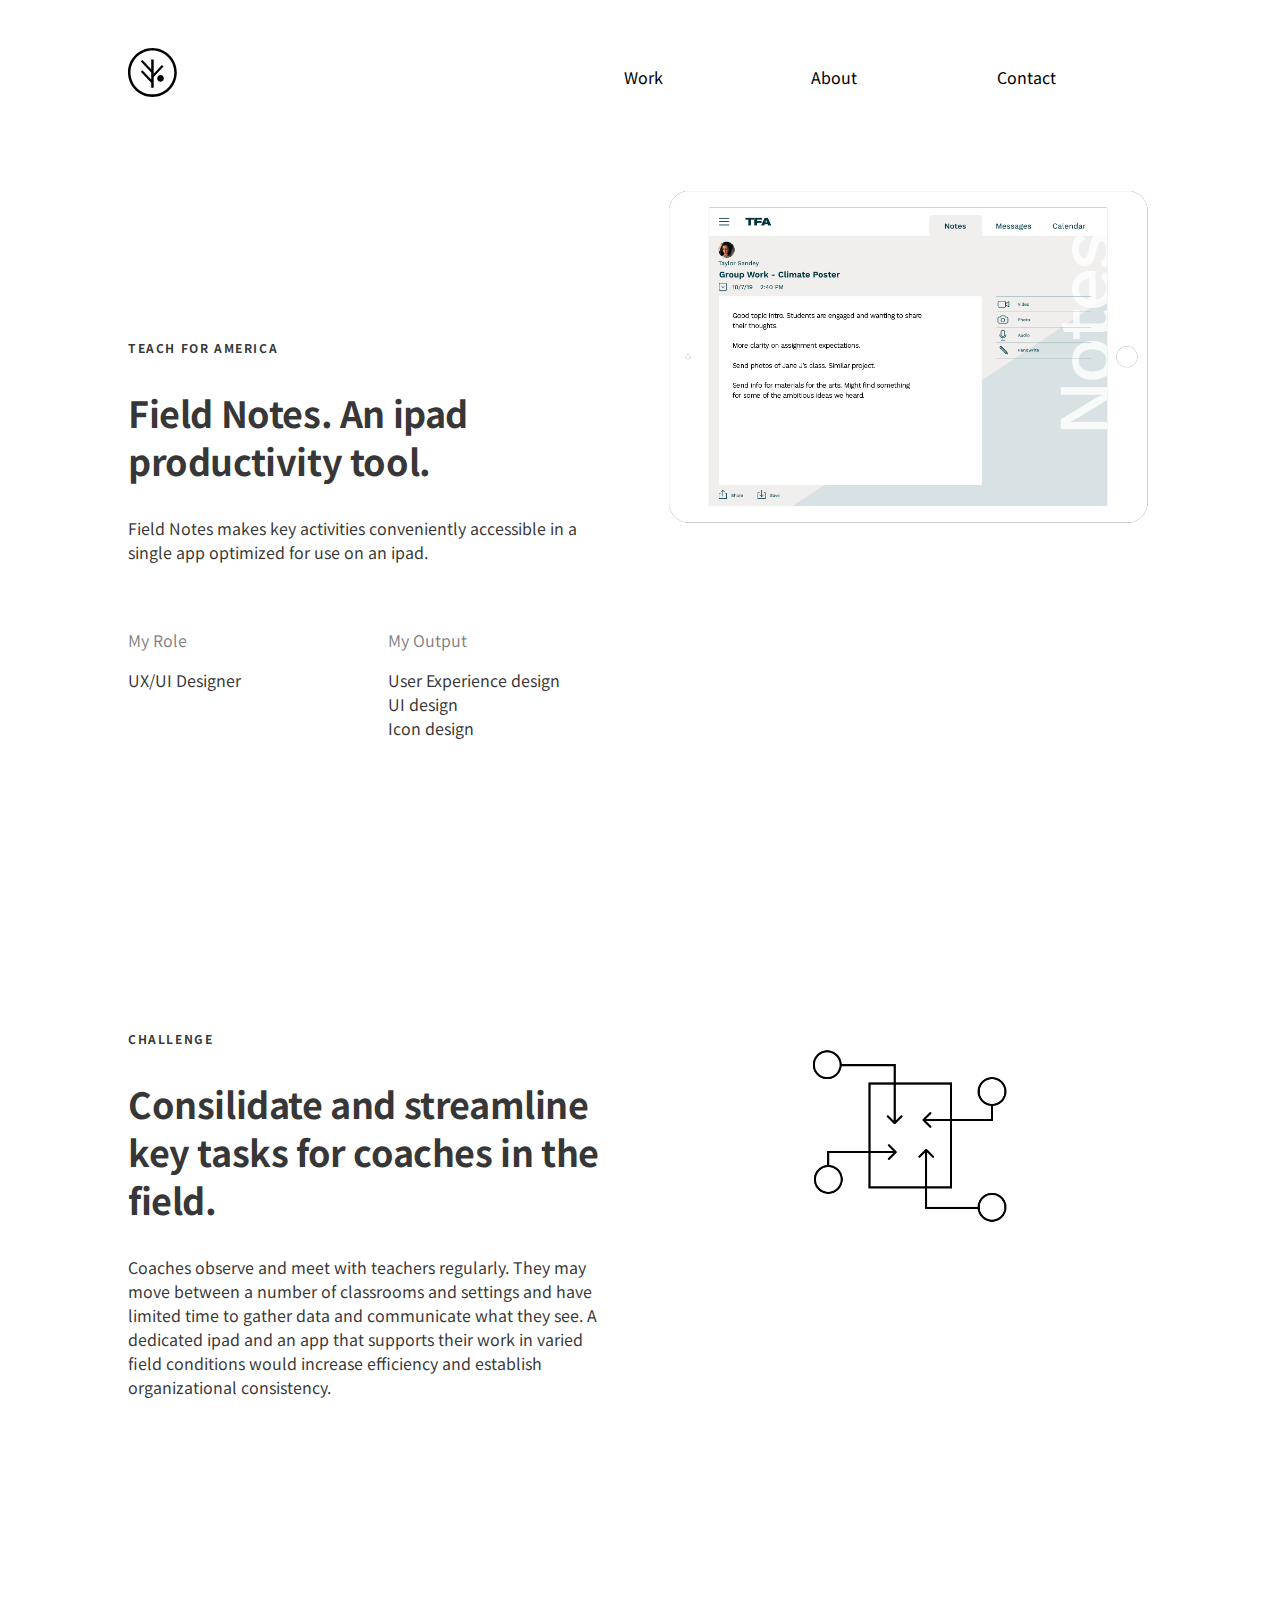
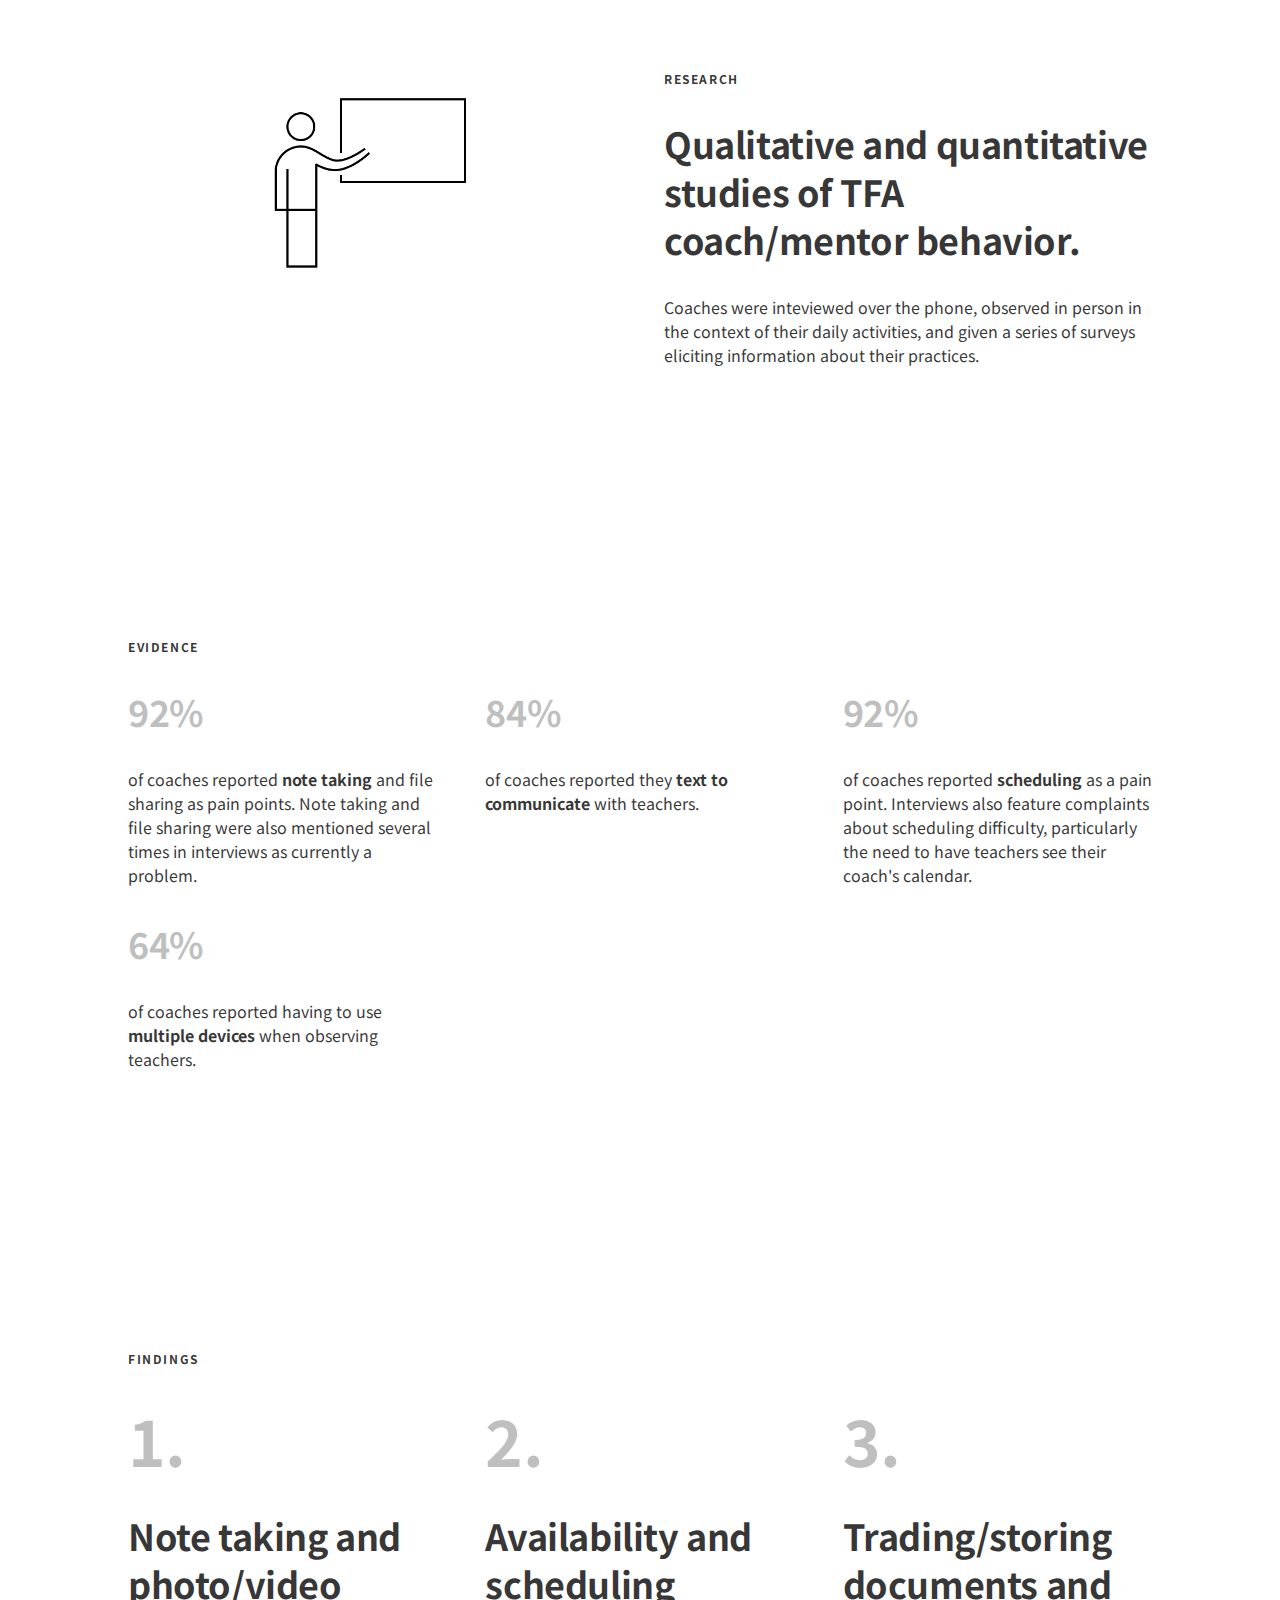
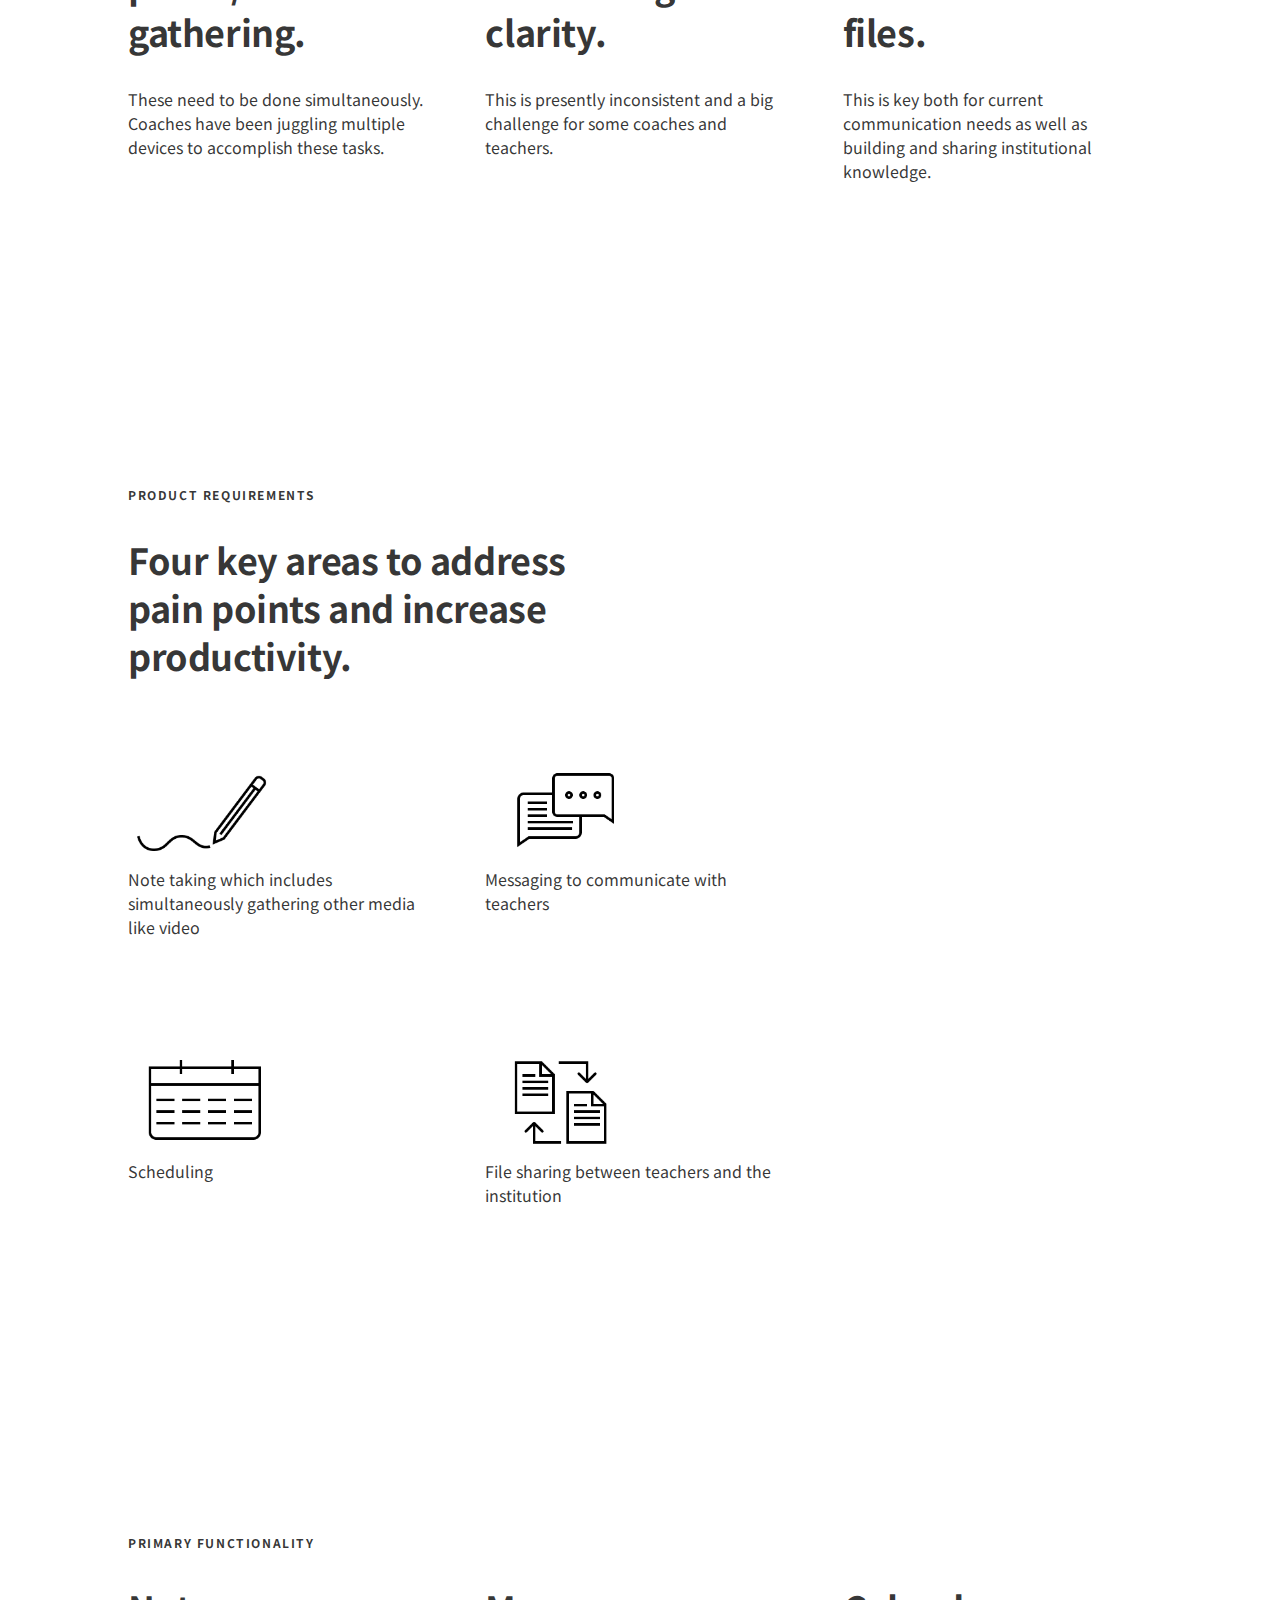
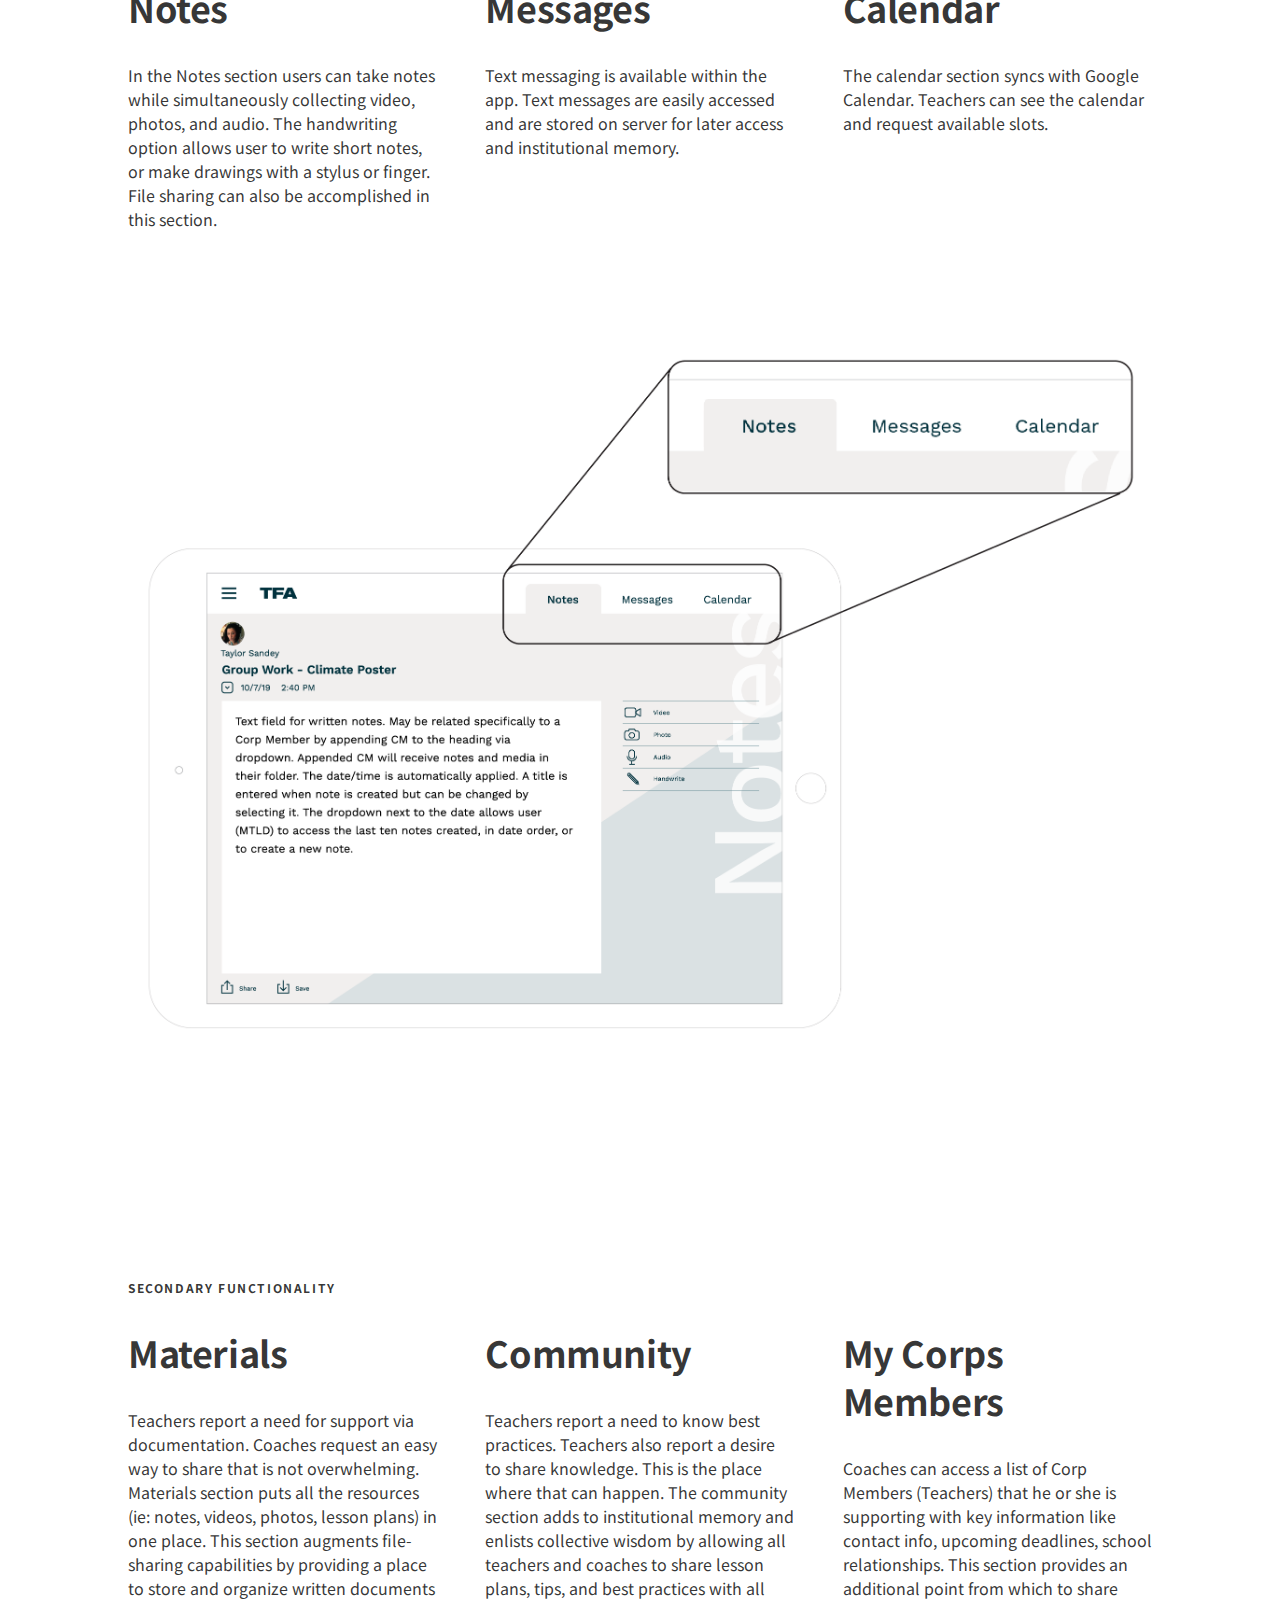
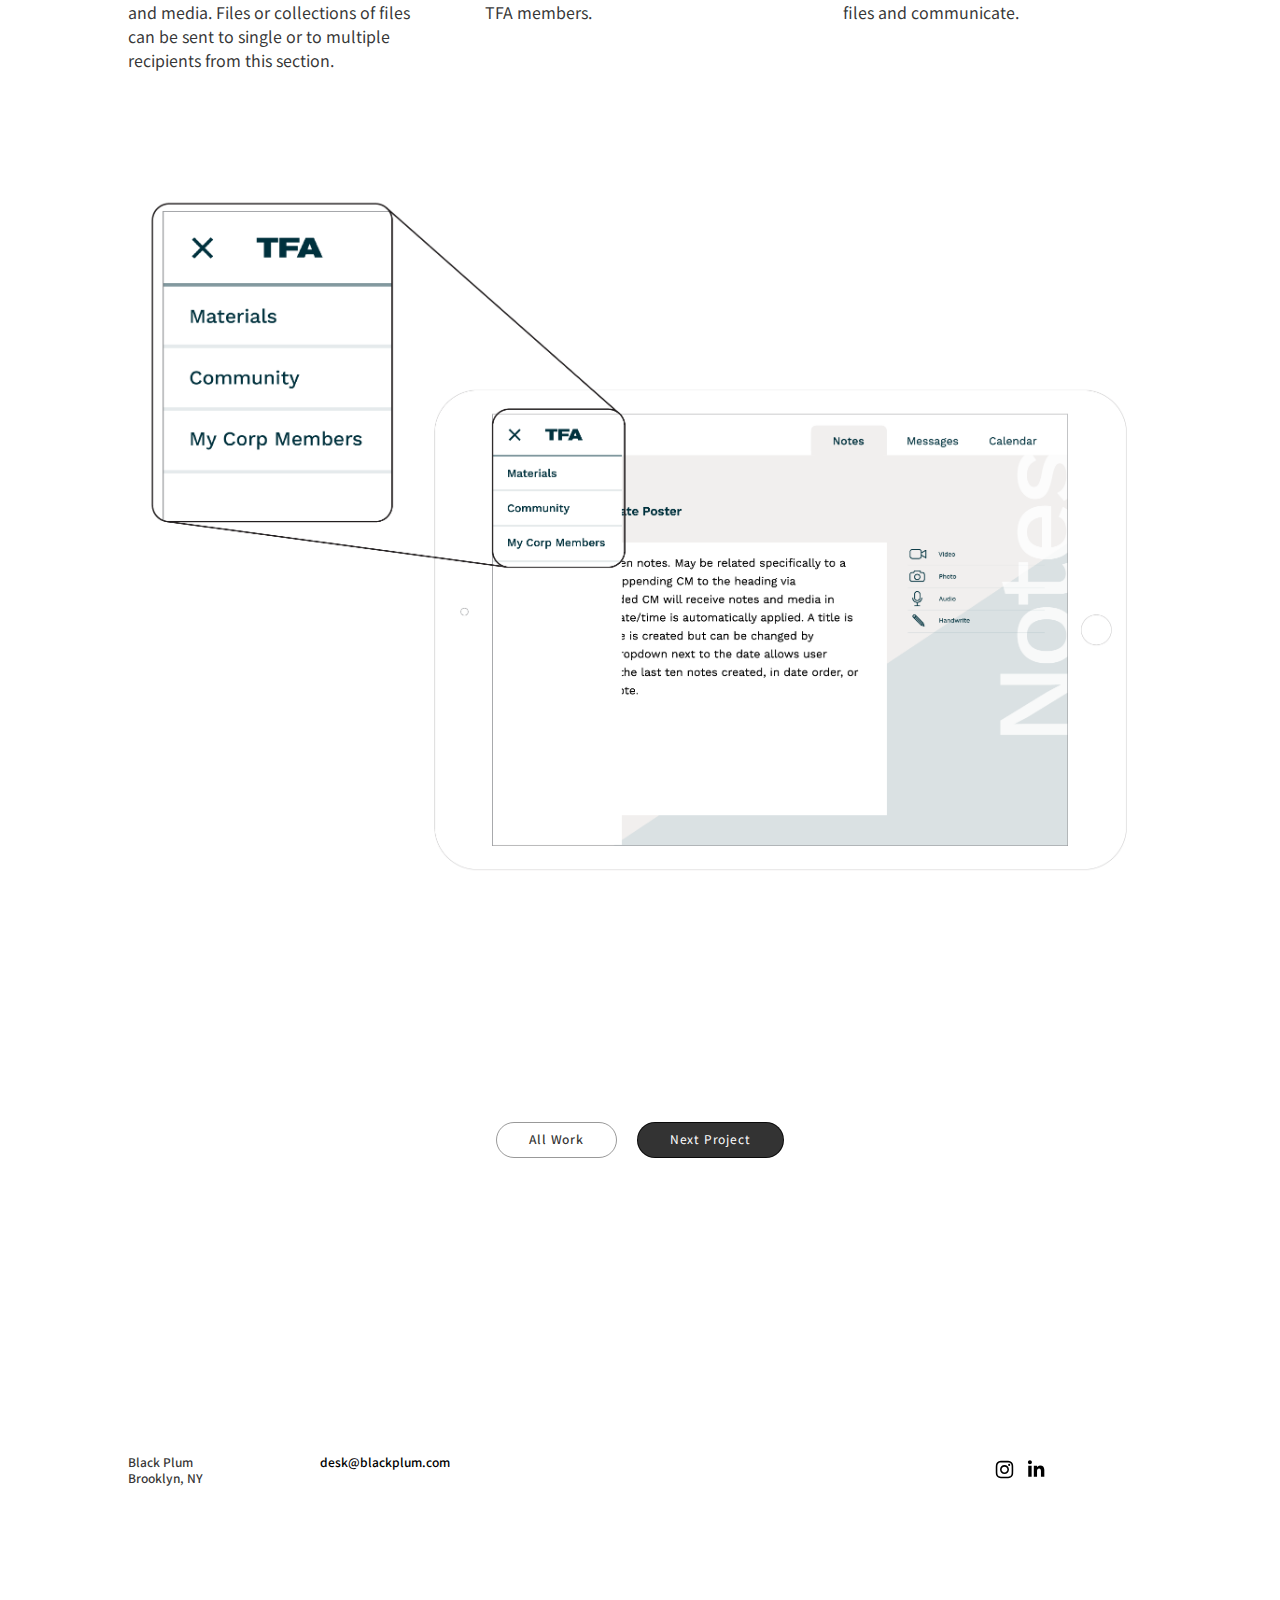
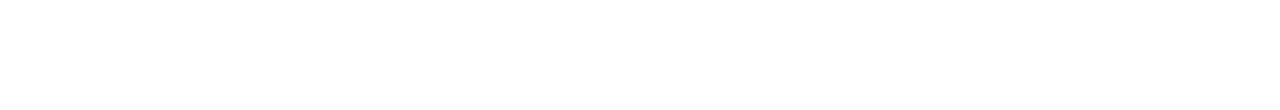
<file: TFA.html>
<!DOCTYPE html>
<html lang="en">
<head>

  <!-- Basic Page Needs
  –––––––––––––––––––––––––––––––––––––––––––––––––– -->
  <meta charset="utf-8">
  <title>Black Plum</title>
  <meta name="description" content="Designer Trent Williams">
  <meta name="author" content="Trent Williams">

  <!-- Mobile Specific Metas
  –––––––––––––––––––––––––––––––––––––––––––––––––– -->
  <meta name="viewport" content="width=device-width, initial-scale=1">

  <!-- FONT
  –––––––––––––––––––––––––––––––––––––––––––––––––– -->
  <link href='https://fonts.googleapis.com/css2?family=Noto+Sans+JP:wght@100;300;400;500;700;900&display=swap' rel='stylesheet' type='text/css'>




  <!-- CSS
  –––––––––––––––––––––––––––––––––––––––––––––––––– -->
  <link rel="stylesheet" href="css/normalize.css">
    <link rel="stylesheet" href="css/gridnik.css">

  <!-- Favicon
  –––––––––––––––––––––––––––––––––––––––––––––––––– -->
  <link rel="icon" type="image/png" href="images/favicon.png">

</head>
<body>

  <!-- Primary Page Layout
  –––––––––––––––––––––––––––––––––––––––––––––––––– -->
<div class="vessel">

<header class="topnav">
  <div>
    <a href="index.html" title="Black Plum Design Trent Williams">
      <?xml version="1.0" encoding="UTF-8" standalone="no"?>
      <svg xmlns="http://www.w3.org/2000/svg" x="0px" y="0px" width="52" height="52" viewBox="0 0 52 52">
  	<path
  		style="fill:#000000"
      d="M35.8,30.4c0,1.8-1.5,3.3-3.3,3.3s-3.3-1.5-3.3-3.3c0-1.8,1.5-3.3,3.3-3.3S35.8,28.6,35.8,30.4z"/>
      <path d="M24.4,48.9C11,48.9,0,37.9,0,24.4C0,11,11,0,24.4,0s24.4,11,24.4,24.4C48.8,37.9,37.9,48.9,24.4,48.9z M24.4,2.5
      c-12.1,0-21.9,9.8-21.9,21.9s9.8,21.9,21.9,21.9s21.9-9.8,21.9-21.9S36.5,2.5,24.4,2.5z"/>
      <polygon points="35.5,18.5 33.9,17 25.7,25.7 25.7,11.4 23.2,11.4 23.2,21.3 14.4,12.1 12.8,13.6 23.2,24.6 23.2,31.6 14.4,22.3
      12.8,23.8 23.2,34.8 23.2,39.7 25.7,39.7 25.7,29 "/>
    </svg>
    </a>
  </div>
  <div><a href="work.html" title="Work Page">Work</a></div>
  <div><a href="About.html" title="About Page">About</a></div>
  <div><a href="Contact.html" title="Contact Page">Contact</a></div>
</header>


  <article class="teasers">
    <div class="hed_interior_alt">
      <div class="box1"><br></div>
      <div class="box1"><p class="eyebrow">TEACH FOR AMERICA</p><h2> Field Notes. An ipad productivity tool.</h2> <p>Field Notes makes key activities conveniently accessible in a single app optimized for use on an ipad.
      </div>
      <div class="box2"><p class="fifty tight">My Role<p>UX/UI Designer</div>
      <div class="box3"><p class="fifty tight">My Output<p>
        User Experience design<br>
        UI design<br>
        Icon design
      </div>
    </div>
    <div  style="text-align: center"><img src="images/TFA_hero.png" class="u-full-width" alt="Teach for America Ipad app"></div>

    <div class="box1 row_space"><br></div>

    <div><p class="eyebrow">CHALLENGE</p><h2> Consilidate and streamline key tasks for coaches in the field.</h2> <p>
      Coaches observe and meet with teachers regularly. They may move between a number of classrooms and settings and have limited time to gather data and communicate what they see. A dedicated ipad and an app that supports their work in varied field conditions would increase efficiency and establish organizational consistency.
  </div>
  <div style="text-align: center"><img src="images/TFA_Consolidate_Illusto.png" class="u-half-width" alt="Consolidate Illustration"></div>

  <div class="box1 row_space"><br></div>



<div class="box1">
<div class="alternating_a">
  <div class="image_box_a top_pad_2"  style="text-align: center"><img src="images/TFA_Classroom_Illusto.png" class="u-half-width" alt="Classroom Illustration">
  </div>
    <div><br></div>
    <div><p class="eyebrow">RESEARCH</p><h2>Qualitative and quantitative studies of TFA coach/mentor behavior.</h2> <p>
      Coaches were inteviewed over the phone, observed in person in the context of their daily activities, and given a series of surveys eliciting information about their practices.
    </div>
    <div><br></div>
</div>
</div>

<div class="box1 row_space"><br></div>

<div class="box1">
<div class="three_col_grid">
  <div class="box_col_3span"><p class="eyebrow">EVIDENCE</p>
  </div>
  <div class="box2"><h2 class="twentyfive">92%</h2><p> of coaches reported <strong>note taking</strong> and file sharing as pain points. Note taking and file sharing were also mentioned several times in interviews as currently a problem.</p> <h2 class="twentyfive">64%</h2><p> of coaches reported having to use <strong>multiple devices</strong> when observing teachers.
  </div>
  <div class="box3"><h2 class="twentyfive">84%</h2>
    <p> of coaches reported they <strong>text to communicate</strong> with teachers.
  </div>
  <div class="box4"><h2 class="twentyfive">92%</h2><p> of coaches reported <strong>scheduling</strong> as a pain point. Interviews also feature complaints about scheduling difficulty, particularly the need to have teachers see their coach's calendar.
  </div>
</div>
</div>

<div class="box1 row_space"><br></div>


    <div class="box1">
    <div class="three_col_grid">
      <div class="box_col_3span"><p class="eyebrow">FINDINGS</p>
      </div>
      <div class="box2 bottom_3rem"><h1 class="twentyfive">1.</h1><h2>Note taking and photo/video gathering.</h2><p>These need to be done simultaneously. Coaches have been juggling multiple devices to accomplish these tasks.
      </div>
      <div class="box3 bottom_3rem"><h1 class="twentyfive">2.</h1><h2>Availability and scheduling clarity.</h2><p>This is presently inconsistent and a big challenge for some coaches and teachers.
      </div>
      <div class="box4"><h1 class="twentyfive">3.</h1><h2>Trading/storing documents and files.</h2><p>This is key both for current communication needs as well as building and sharing institutional knowledge.
      </div>
    </div>
  </div>

  <div class="box1 row_space"><br></div>

  <div><p class="eyebrow">PRODUCT REQUIREMENTS</p>
  <h2>Four key areas to address pain points and increase productivity.</h2>
  </div>
  <div><br>
  </div>

  <div class="box1">
  <div class="three_col_grid_alt">
    <div class="box2"><img src="images/TFA_Note-taking_Illusto.png" class="u-half-width" alt="Note taking Illustration"><p>Note taking which includes simultaneously gathering other media like video
    </div>
    <div class="box3"><img src="images/TFA_Messaging_Illusto.png" class="u-half-width" alt="File sharing Illustration"><p>Messaging to communicate with teachers
    </div>
    <div class="box4"><br>
    </div>
  </div>
  </div>

  <div class="box1">
  <div class="three_col_grid_alt">
    <div class="box2"><img src="images/TFA_Scheduling_Illusto.png" class="u-half-width" alt="Scheduling Illustration"><p>Scheduling
    </div>
    <div class="box3 bottom_3rem">
      <img src="images/TFA_File-sharing_Illusto.png" class="u-half-width" alt="File sharing Illustration"><p>File sharing between teachers and the institution
    </div>
    <div class="box4"><br>
    </div>
  </div>
  </div>

  <div class="box1 row_space"><br></div>

  <div class="box1">
  <div class="three_col_grid">
    <div class="box_col_3span"><p class="eyebrow">PRIMARY FUNCTIONALITY</p>
    </div>
    <div class="box2"><h2>Notes</h2><p>In the Notes section users can take notes while simultaneously collecting video, photos, and audio. The handwriting option allows user to write short notes, or make drawings with a stylus or finger. File sharing can also be accomplished in this section.
    </div>
    <div class="box3"><h2>Messages</h2>
      <p>Text messaging is available within the app. Text messages are easily accessed and are stored on server for later access and institutional memory.
    </div>
    <div class="box4"><h2>Calendar</h2><p> The calendar section syncs with Google Calendar. Teachers can see the calendar and request available slots.
    </div>
  </div>
  </div>

<div class="box1">
<img src="images/TFA_Primary_Functionality.png" class="u-full-width" alt="Primary Functionality">
</div>

<div class="box1 row_space"><br></div>

<div class="box1">
<div class="three_col_grid">
  <div class="box_col_3span"><p class="eyebrow">
SECONDARY FUNCTIONALITY</p>
  </div>
  <div class="box2"><h2>Materials</h2><p>Teachers report a need for support via documentation. Coaches request an easy way to share that is not overwhelming. Materials section puts all the resources (ie: notes, videos, photos, lesson plans) in one place. This section augments file-sharing capabilities by providing a place to store and organize written documents and media. Files or collections of files can be sent to single or to multiple recipients from this section.
  </div>
  <div class="box3"><h2>Community</h2>
    <p>Teachers report a need to know best practices. Teachers also report a desire to share knowledge. This is the place where that can happen. The community section adds to institutional memory and enlists collective wisdom by allowing all teachers and coaches to share lesson plans, tips, and best practices with all TFA members.
  </div>
  <div class="box4"><h2>My Corps Members</h2><p>Coaches can access a list of Corp Members (Teachers) that he or she is supporting with key information like contact info, upcoming deadlines, school relationships. This section provides an additional point from which to share files and communicate.
  </div>
</div>
</div>

<div class="box1">
<img src="images/TFA_Secondary_Functionality.png" class="u-full-width" alt="Secondary Functionality">
</div>


    <div class="box1 row_space"><br></div>

    <div class="box1" style="text-align: center">
    <a href="work.html" title="Work Page Button" class="nodecor">
    <div class="button" style="margin: 0 1rem 0 0;">All Work</div>
    </a>
    <a href="TNS_Poster.html" title="Next Project Button" class="nodecor">
    <div class="button button-primary ">Next Project</div>
    </a>
    </div>

    <div class="box1 row_space"><br></div>

  </article>


<footer class="footmatter">
  <div class="small">Black Plum<br>Brooklyn, NY
  </div>
  <div class="small"><a href="mailto:desk@blackplum.com">desk@blackplum.com</a>
  </div>
  <div>
    <a href="https://www.instagram.com/black_plum_design" title="Instagram">
    <?xml version="1.0" encoding="UTF-8" standalone="no"?>
      <svg xmlns="http://www.w3.org/2000/svg" x="0px" y="0px" width="25" height="25" viewBox="0 40 512 512">
      	<path
      		style="fill:#000000"
          d='M256 109.3c47.8 0 53.4 0.2 72.3 1 17.4 0.8 26.9 3.7 33.2 6.2 8.4 3.2 14.3 7.1 20.6 13.4 6.3 6.3 10.1 12.2 13.4 20.6 2.5 6.3 5.4 15.8 6.2 33.2 0.9 18.9 1 24.5 1 72.3s-0.2 53.4-1 72.3c-0.8 17.4-3.7 26.9-6.2 33.2 -3.2 8.4-7.1 14.3-13.4 20.6 -6.3 6.3-12.2 10.1-20.6 13.4 -6.3 2.5-15.8 5.4-33.2 6.2 -18.9 0.9-24.5 1-72.3 1s-53.4-0.2-72.3-1c-17.4-0.8-26.9-3.7-33.2-6.2 -8.4-3.2-14.3-7.1-20.6-13.4 -6.3-6.3-10.1-12.2-13.4-20.6 -2.5-6.3-5.4-15.8-6.2-33.2 -0.9-18.9-1-24.5-1-72.3s0.2-53.4 1-72.3c0.8-17.4 3.7-26.9 6.2-33.2 3.2-8.4 7.1-14.3 13.4-20.6 6.3-6.3 12.2-10.1 20.6-13.4 6.3-2.5 15.8-5.4 33.2-6.2C202.6 109.5 208.2 109.3 256 109.3M256 77.1c-48.6 0-54.7 0.2-73.8 1.1 -19 0.9-32.1 3.9-43.4 8.3 -11.8 4.6-21.7 10.7-31.7 20.6 -9.9 9.9-16.1 19.9-20.6 31.7 -4.4 11.4-7.4 24.4-8.3 43.4 -0.9 19.1-1.1 25.2-1.1 73.8 0 48.6 0.2 54.7 1.1 73.8 0.9 19 3.9 32.1 8.3 43.4 4.6 11.8 10.7 21.7 20.6 31.7 9.9 9.9 19.9 16.1 31.7 20.6 11.4 4.4 24.4 7.4 43.4 8.3 19.1 0.9 25.2 1.1 73.8 1.1s54.7-0.2 73.8-1.1c19-0.9 32.1-3.9 43.4-8.3 11.8-4.6 21.7-10.7 31.7-20.6 9.9-9.9 16.1-19.9 20.6-31.7 4.4-11.4 7.4-24.4 8.3-43.4 0.9-19.1 1.1-25.2 1.1-73.8s-0.2-54.7-1.1-73.8c-0.9-19-3.9-32.1-8.3-43.4 -4.6-11.8-10.7-21.7-20.6-31.7 -9.9-9.9-19.9-16.1-31.7-20.6 -11.4-4.4-24.4-7.4-43.4-8.3C310.7 77.3 304.6 77.1 256 77.1L256 77.1z'/>
          <path
            style="fill:#000000"
            d='M256 164.1c-50.7 0-91.9 41.1-91.9 91.9s41.1 91.9 91.9 91.9 91.9-41.1 91.9-91.9S306.7 164.1 256 164.1zM256 315.6c-32.9 0-59.6-26.7-59.6-59.6s26.7-59.6 59.6-59.6 59.6 26.7 59.6 59.6S288.9 315.6 256 315.6z'/>
            <circle
            style="fill:#000000"
            cx='351.5' cy='160.5' r='21.5'/>
    </a>

<a href="http://www.linkedin.com/in/willmstrent" title="LinkedIn">
<?xml version="1.0" encoding="UTF-8" standalone="no"?>
<svg xmlns="http://www.w3.org/2000/svg" x="0px" y="0px" width="30" height="30" viewBox="0 0 512 512">
  <path
    style="fill:#000000" d='M186.4 142.4c0 19-15.3 34.5-34.2 34.5 -18.9 0-34.2-15.4-34.2-34.5 0-19 15.3-34.5 34.2-34.5C171.1 107.9 186.4 123.4 186.4 142.4zM181.4 201.3h-57.8V388.1h57.8V201.3zM273.8 201.3h-55.4V388.1h55.4c0 0 0-69.3 0-98 0-26.3 12.1-41.9 35.2-41.9 21.3 0 31.5 15 31.5 41.9 0 26.9 0 98 0 98h57.5c0 0 0-68.2 0-118.3 0-50-28.3-74.2-68-74.2 -39.6 0-56.3 30.9-56.3 30.9v-25.2H273.8z'/>
    </a>
  </div>
</footer>
</div>

<!-- End Document
  –––––––––––––––––––––––––––––––––––––––––––––––––– -->
</body>
</html>
</file>
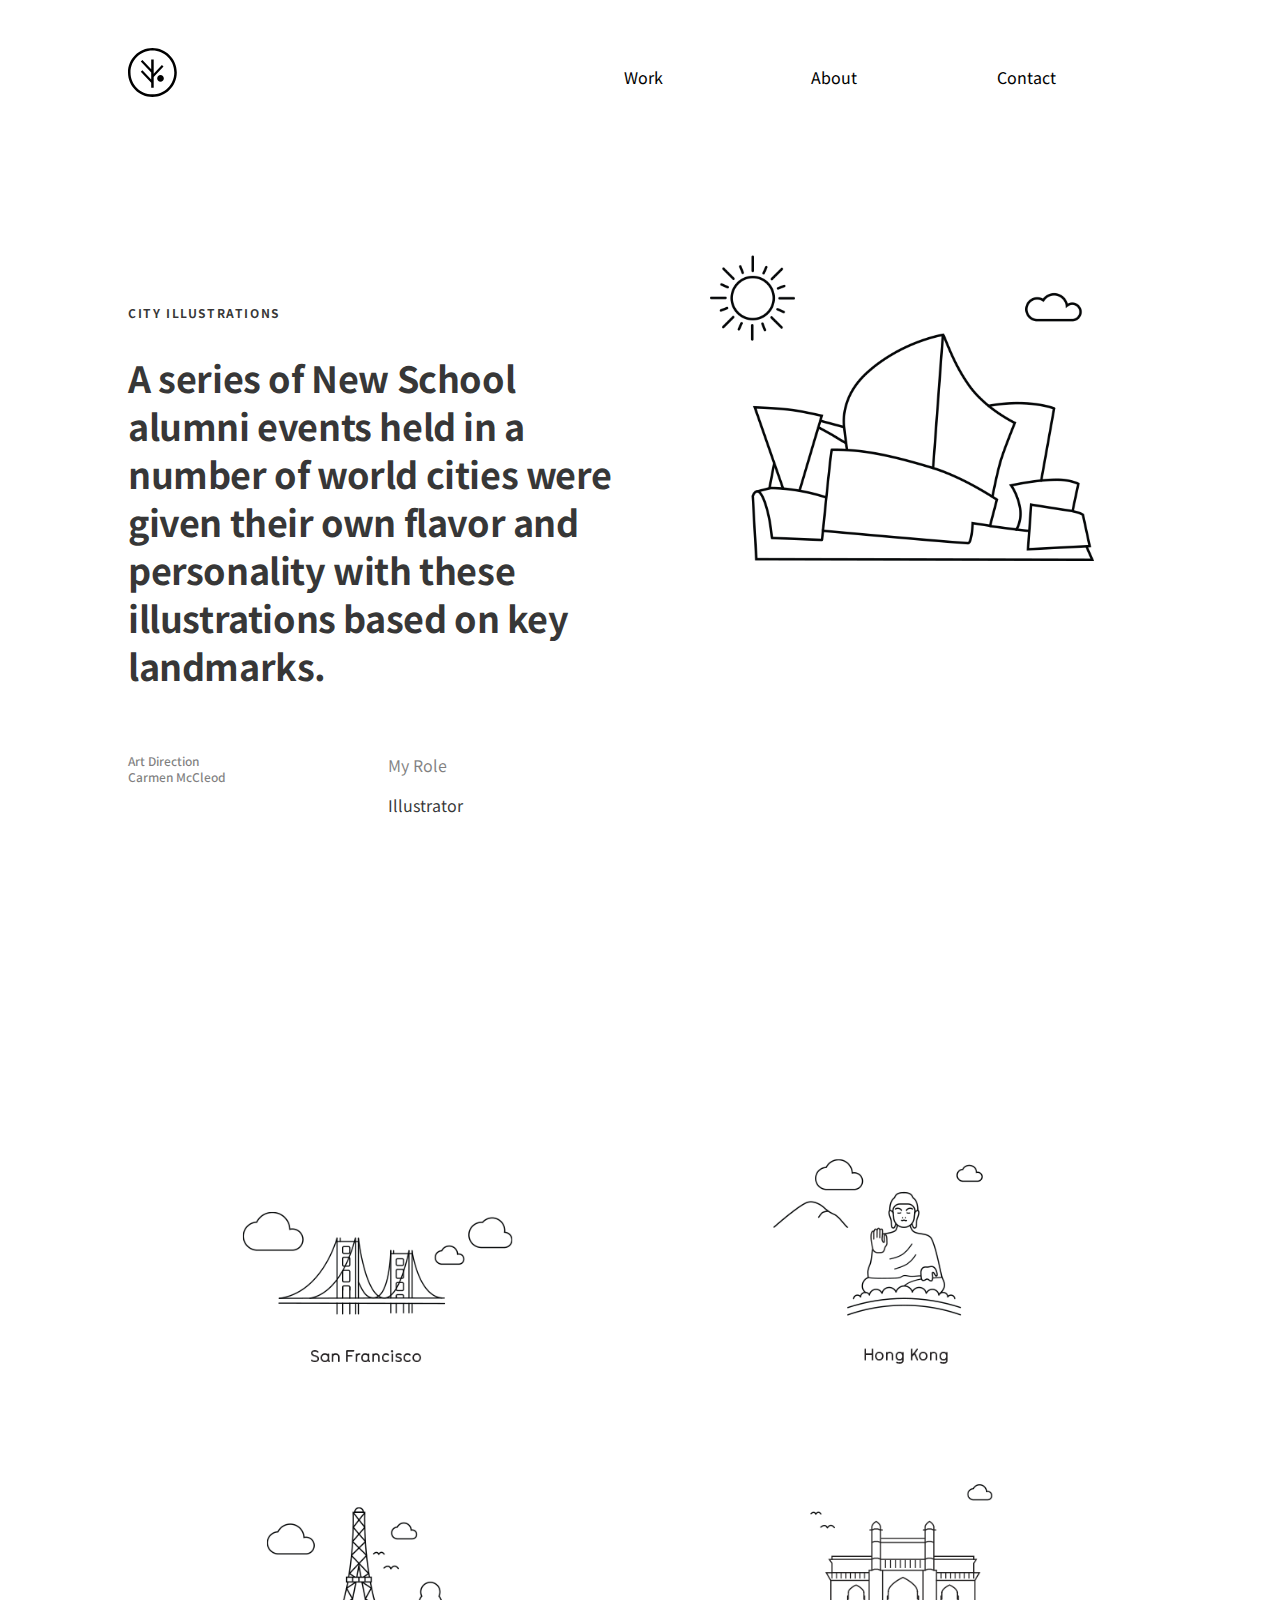
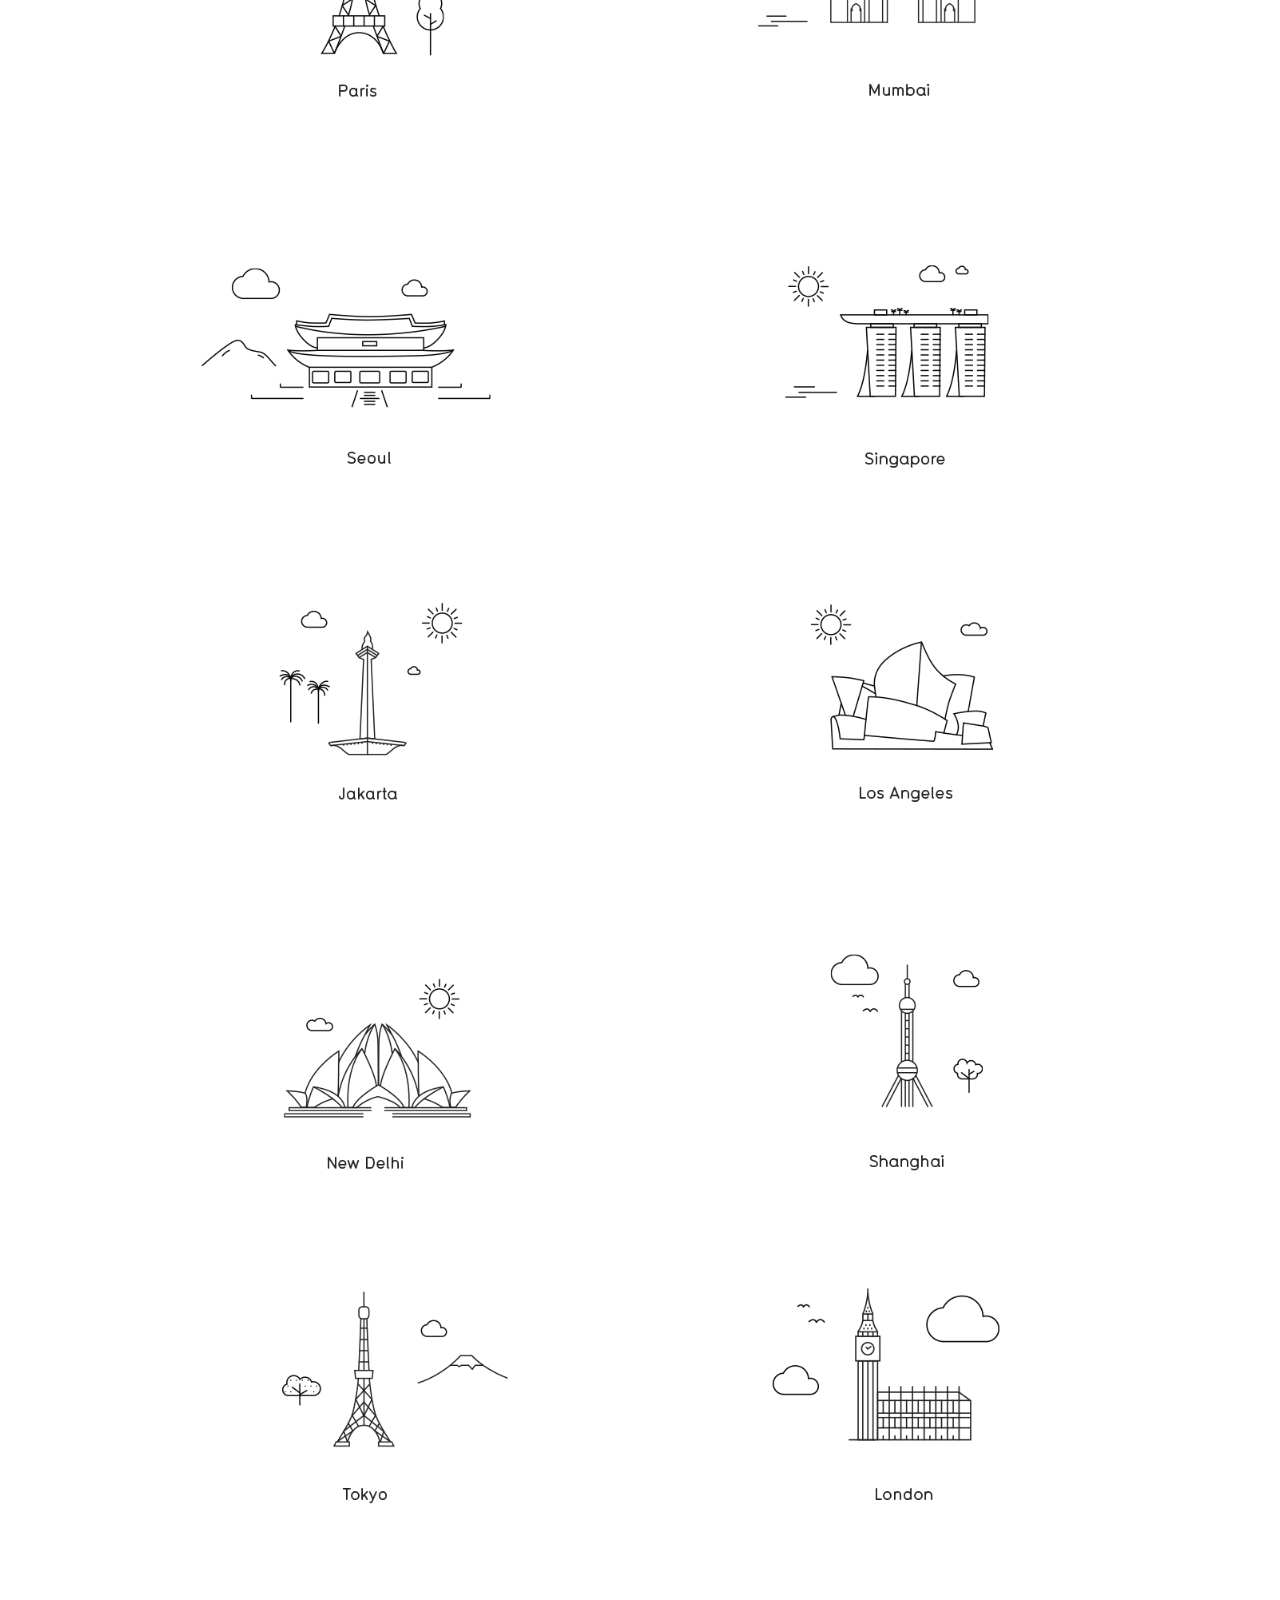
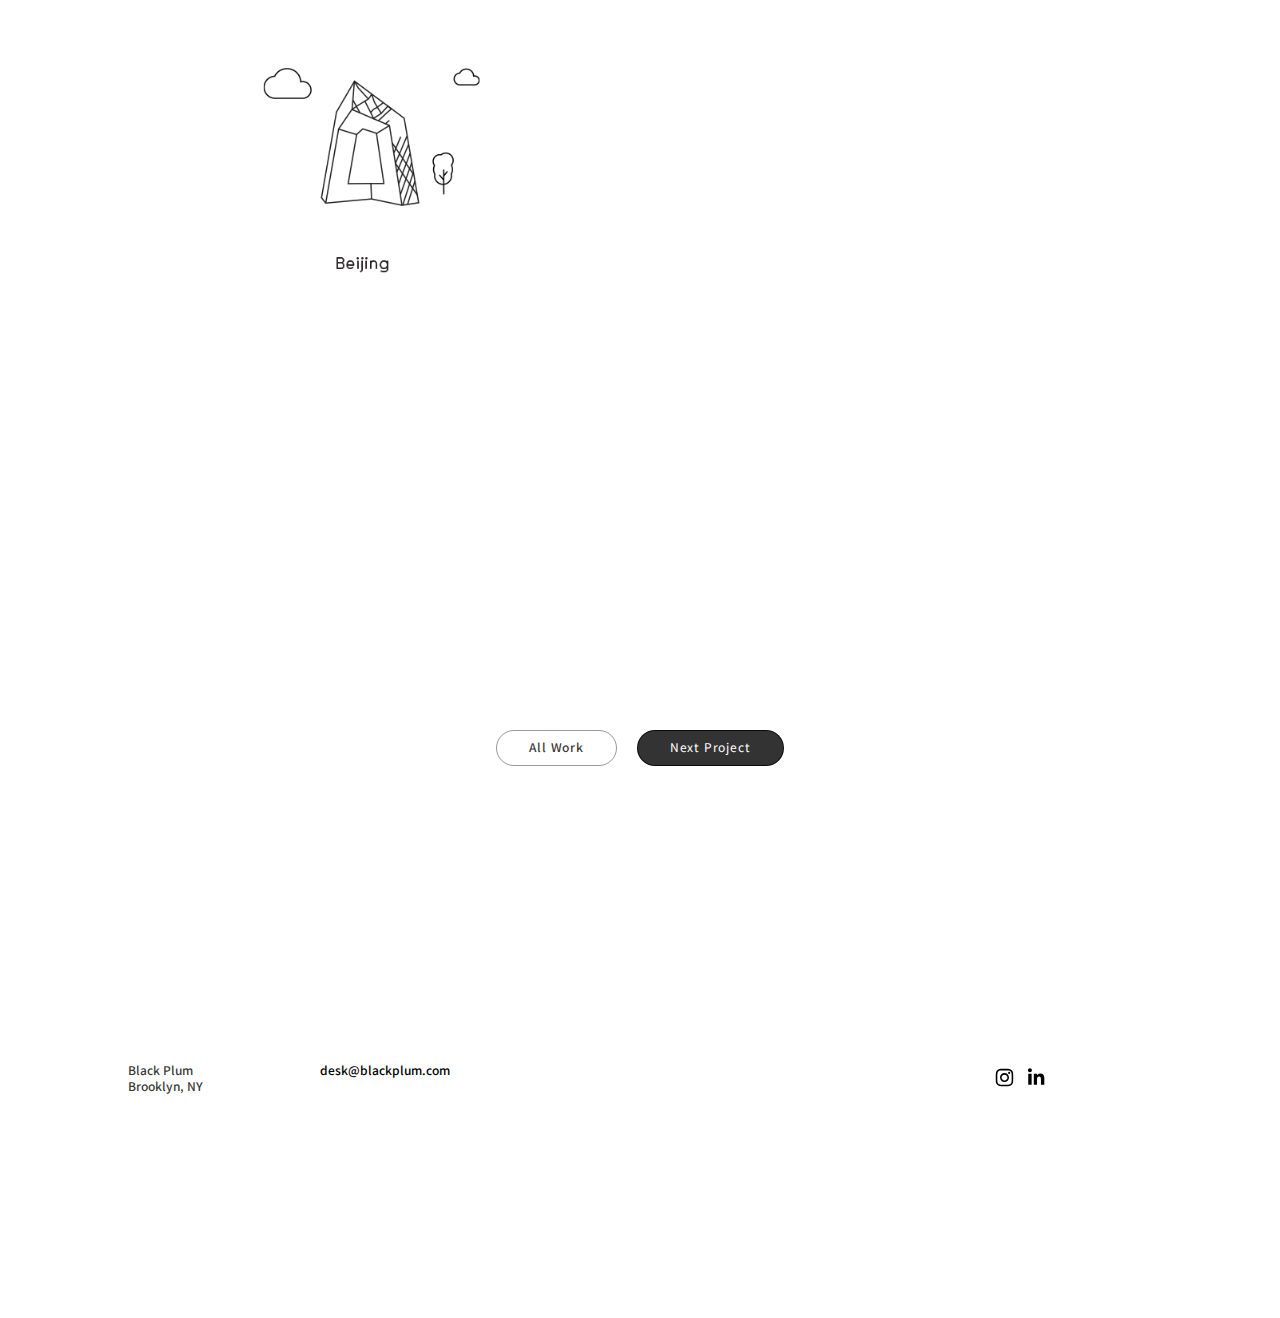
<file: TNS_Cities.html>
<!DOCTYPE html>
<html lang="en">
<head>

  <!-- Basic Page Needs
  –––––––––––––––––––––––––––––––––––––––––––––––––– -->
  <meta charset="utf-8">
  <title>Black Plum</title>
  <meta name="description" content="Designer Trent Williams">
  <meta name="author" content="Trent Williams">

  <!-- Mobile Specific Metas
  –––––––––––––––––––––––––––––––––––––––––––––––––– -->
  <meta name="viewport" content="width=device-width, initial-scale=1">

  <!-- FONT
  –––––––––––––––––––––––––––––––––––––––––––––––––– -->
  <link href='https://fonts.googleapis.com/css2?family=Noto+Sans+JP:wght@100;300;400;500;700;900&display=swap' rel='stylesheet' type='text/css'>




  <!-- CSS
  –––––––––––––––––––––––––––––––––––––––––––––––––– -->
  <link rel="stylesheet" href="css/normalize.css">
    <link rel="stylesheet" href="css/gridnik.css">

  <!-- Favicon
  –––––––––––––––––––––––––––––––––––––––––––––––––– -->
  <link rel="icon" type="image/png" href="images/favicon.png">

</head>
<body>

  <!-- Primary Page Layout
  –––––––––––––––––––––––––––––––––––––––––––––––––– -->
<div class="vessel">

<header class="topnav">
  <div>
    <a href="index.html" title="Black Plum Design Trent Williams">
      <?xml version="1.0" encoding="UTF-8" standalone="no"?>
      <svg xmlns="http://www.w3.org/2000/svg" x="0px" y="0px" width="52" height="52" viewBox="0 0 52 52">
  	<path
  		style="fill:#000000"
      d="M35.8,30.4c0,1.8-1.5,3.3-3.3,3.3s-3.3-1.5-3.3-3.3c0-1.8,1.5-3.3,3.3-3.3S35.8,28.6,35.8,30.4z"/>
      <path d="M24.4,48.9C11,48.9,0,37.9,0,24.4C0,11,11,0,24.4,0s24.4,11,24.4,24.4C48.8,37.9,37.9,48.9,24.4,48.9z M24.4,2.5
      c-12.1,0-21.9,9.8-21.9,21.9s9.8,21.9,21.9,21.9s21.9-9.8,21.9-21.9S36.5,2.5,24.4,2.5z"/>
      <polygon points="35.5,18.5 33.9,17 25.7,25.7 25.7,11.4 23.2,11.4 23.2,21.3 14.4,12.1 12.8,13.6 23.2,24.6 23.2,31.6 14.4,22.3
      12.8,23.8 23.2,34.8 23.2,39.7 25.7,39.7 25.7,29 "/>
    </svg>
    </a>
  </div>
  <div><a href="work.html" title="Work Page">Work</a></div>
  <div><a href="About.html" title="About Page">About</a></div>
  <div><a href="Contact.html" title="Contact Page">Contact</a></div>
</header>


  <article class="teasers">
    <div class="hed_interior">
      <div class="box1"><br></div>
      <div class="box1"><p class="eyebrow">CITY ILLUSTRATIONS</p><h2> A series of New School alumni events held in a number of world cities were given their own flavor and personality with these illustrations based on key landmarks.</h2>
      </div>
      <div class="box2"><p class="fifty small">Art Direction<br>Carmen McCleod</p></div>
      <div class="box3"><p class="fifty tight">My Role<p>
        Illustrator<br>
      </div>
    </div>
    <div ><img src="images/TNS_cities_2.png" class="u-full-width" alt="Los Angeles Illustration"></div>

    <div class="box1 row_space"><br></div>

    <div><img src="images/TNS_cities_SF_Paris.png" class="u-full-width" alt="San Francisco and Paris">
  </div>
  <div><img src="images/TNS_cities_HK_Mumbai.png" class="u-full-width" alt="Hong Kong and Mumbai"></div>

  <div><img src="images/TNS_cities_Seoul_Jakarta.png" class="u-full-width" alt="Seoul and Jakarta">
  </div>
  <div><img src="images/TNS_cities_Singapore_LA.png" class="u-full-width" alt="Singapore and Los Angeles"></div>

  <div><img src="images/TNS_cities_NewDelhi_Tokyo.png" class="u-full-width" alt="New Delhi and Tokyo">
  </div>
  <div><img src="images/TNS_cities_Shanghai_London.png" class="u-full-width" alt="Shanghai and London"></div>

  <div><img src="images/TNS_cities_Beijing.png" class="u-full-width" alt="Beijing">
  </div>
  <div><br></div>



  <div class="box1" style="text-align: center">
  <a href="work.html" title="Work Page Button" class="nodecor">
  <div class="button" style="margin: 0 1rem 0 0;">All Work</div>
  </a>
  <a href="TNS_Awareness.html" title="Next Project Button" class="nodecor">
  <div class="button button-primary ">Next Project</div>
  </a>
  </div>

    <div class="box1 row_space"><br></div>

  </article>


<footer class="footmatter">
  <div class="small">Black Plum<br>Brooklyn, NY
  </div>
  <div class="small"><a href="mailto:desk@blackplum.com">desk@blackplum.com</a>
  </div>
  <div>
    <a href="https://www.instagram.com/black_plum_design" title="Instagram">
    <?xml version="1.0" encoding="UTF-8" standalone="no"?>
      <svg xmlns="http://www.w3.org/2000/svg" x="0px" y="0px" width="25" height="25" viewBox="0 40 512 512">
      	<path
      		style="fill:#000000"
          d='M256 109.3c47.8 0 53.4 0.2 72.3 1 17.4 0.8 26.9 3.7 33.2 6.2 8.4 3.2 14.3 7.1 20.6 13.4 6.3 6.3 10.1 12.2 13.4 20.6 2.5 6.3 5.4 15.8 6.2 33.2 0.9 18.9 1 24.5 1 72.3s-0.2 53.4-1 72.3c-0.8 17.4-3.7 26.9-6.2 33.2 -3.2 8.4-7.1 14.3-13.4 20.6 -6.3 6.3-12.2 10.1-20.6 13.4 -6.3 2.5-15.8 5.4-33.2 6.2 -18.9 0.9-24.5 1-72.3 1s-53.4-0.2-72.3-1c-17.4-0.8-26.9-3.7-33.2-6.2 -8.4-3.2-14.3-7.1-20.6-13.4 -6.3-6.3-10.1-12.2-13.4-20.6 -2.5-6.3-5.4-15.8-6.2-33.2 -0.9-18.9-1-24.5-1-72.3s0.2-53.4 1-72.3c0.8-17.4 3.7-26.9 6.2-33.2 3.2-8.4 7.1-14.3 13.4-20.6 6.3-6.3 12.2-10.1 20.6-13.4 6.3-2.5 15.8-5.4 33.2-6.2C202.6 109.5 208.2 109.3 256 109.3M256 77.1c-48.6 0-54.7 0.2-73.8 1.1 -19 0.9-32.1 3.9-43.4 8.3 -11.8 4.6-21.7 10.7-31.7 20.6 -9.9 9.9-16.1 19.9-20.6 31.7 -4.4 11.4-7.4 24.4-8.3 43.4 -0.9 19.1-1.1 25.2-1.1 73.8 0 48.6 0.2 54.7 1.1 73.8 0.9 19 3.9 32.1 8.3 43.4 4.6 11.8 10.7 21.7 20.6 31.7 9.9 9.9 19.9 16.1 31.7 20.6 11.4 4.4 24.4 7.4 43.4 8.3 19.1 0.9 25.2 1.1 73.8 1.1s54.7-0.2 73.8-1.1c19-0.9 32.1-3.9 43.4-8.3 11.8-4.6 21.7-10.7 31.7-20.6 9.9-9.9 16.1-19.9 20.6-31.7 4.4-11.4 7.4-24.4 8.3-43.4 0.9-19.1 1.1-25.2 1.1-73.8s-0.2-54.7-1.1-73.8c-0.9-19-3.9-32.1-8.3-43.4 -4.6-11.8-10.7-21.7-20.6-31.7 -9.9-9.9-19.9-16.1-31.7-20.6 -11.4-4.4-24.4-7.4-43.4-8.3C310.7 77.3 304.6 77.1 256 77.1L256 77.1z'/>
          <path
            style="fill:#000000"
            d='M256 164.1c-50.7 0-91.9 41.1-91.9 91.9s41.1 91.9 91.9 91.9 91.9-41.1 91.9-91.9S306.7 164.1 256 164.1zM256 315.6c-32.9 0-59.6-26.7-59.6-59.6s26.7-59.6 59.6-59.6 59.6 26.7 59.6 59.6S288.9 315.6 256 315.6z'/>
            <circle
            style="fill:#000000"
            cx='351.5' cy='160.5' r='21.5'/>
    </a>

<a href="http://www.linkedin.com/in/willmstrent" title="LinkedIn">
<?xml version="1.0" encoding="UTF-8" standalone="no"?>
<svg xmlns="http://www.w3.org/2000/svg" x="0px" y="0px" width="30" height="30" viewBox="0 0 512 512">
  <path
    style="fill:#000000" d='M186.4 142.4c0 19-15.3 34.5-34.2 34.5 -18.9 0-34.2-15.4-34.2-34.5 0-19 15.3-34.5 34.2-34.5C171.1 107.9 186.4 123.4 186.4 142.4zM181.4 201.3h-57.8V388.1h57.8V201.3zM273.8 201.3h-55.4V388.1h55.4c0 0 0-69.3 0-98 0-26.3 12.1-41.9 35.2-41.9 21.3 0 31.5 15 31.5 41.9 0 26.9 0 98 0 98h57.5c0 0 0-68.2 0-118.3 0-50-28.3-74.2-68-74.2 -39.6 0-56.3 30.9-56.3 30.9v-25.2H273.8z'/>
    </a>
  </div>
</footer>
</div>

<!-- End Document
  –––––––––––––––––––––––––––––––––––––––––––––––––– -->
</body>
</html>
</file>
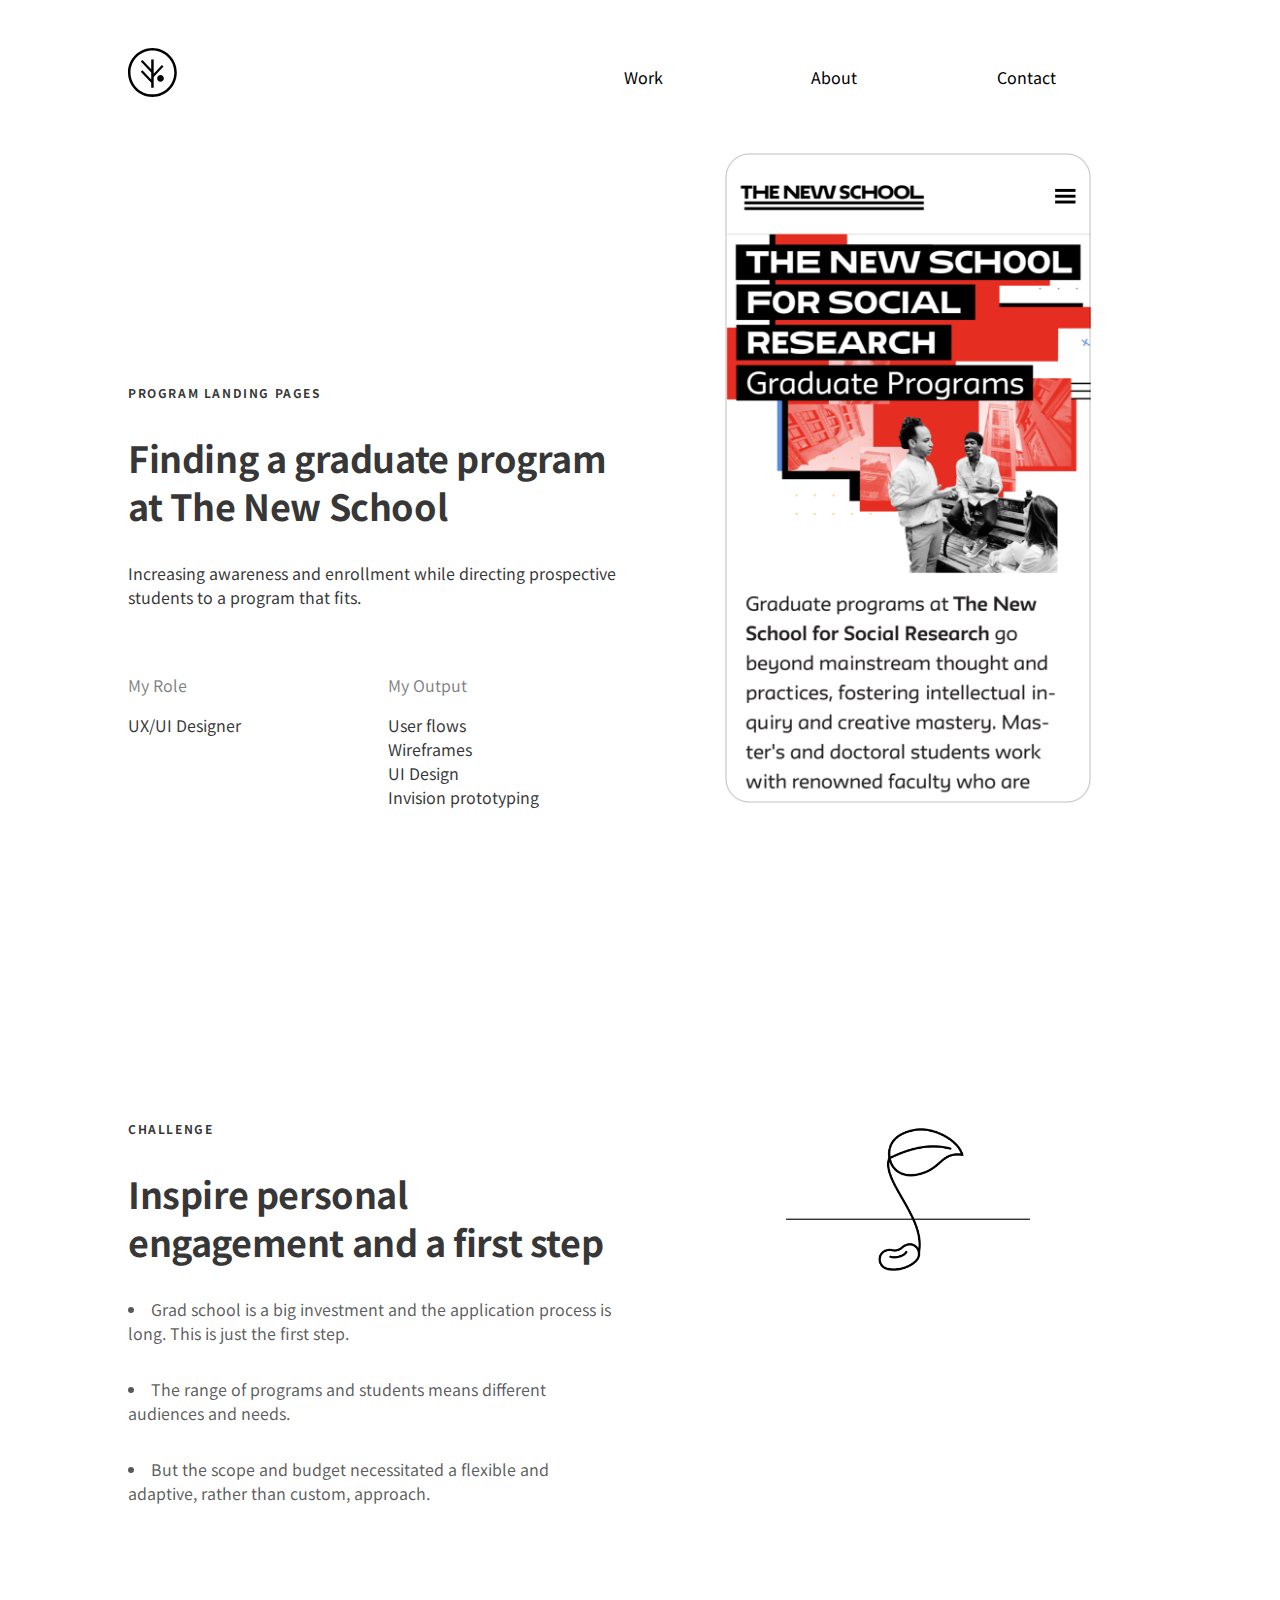
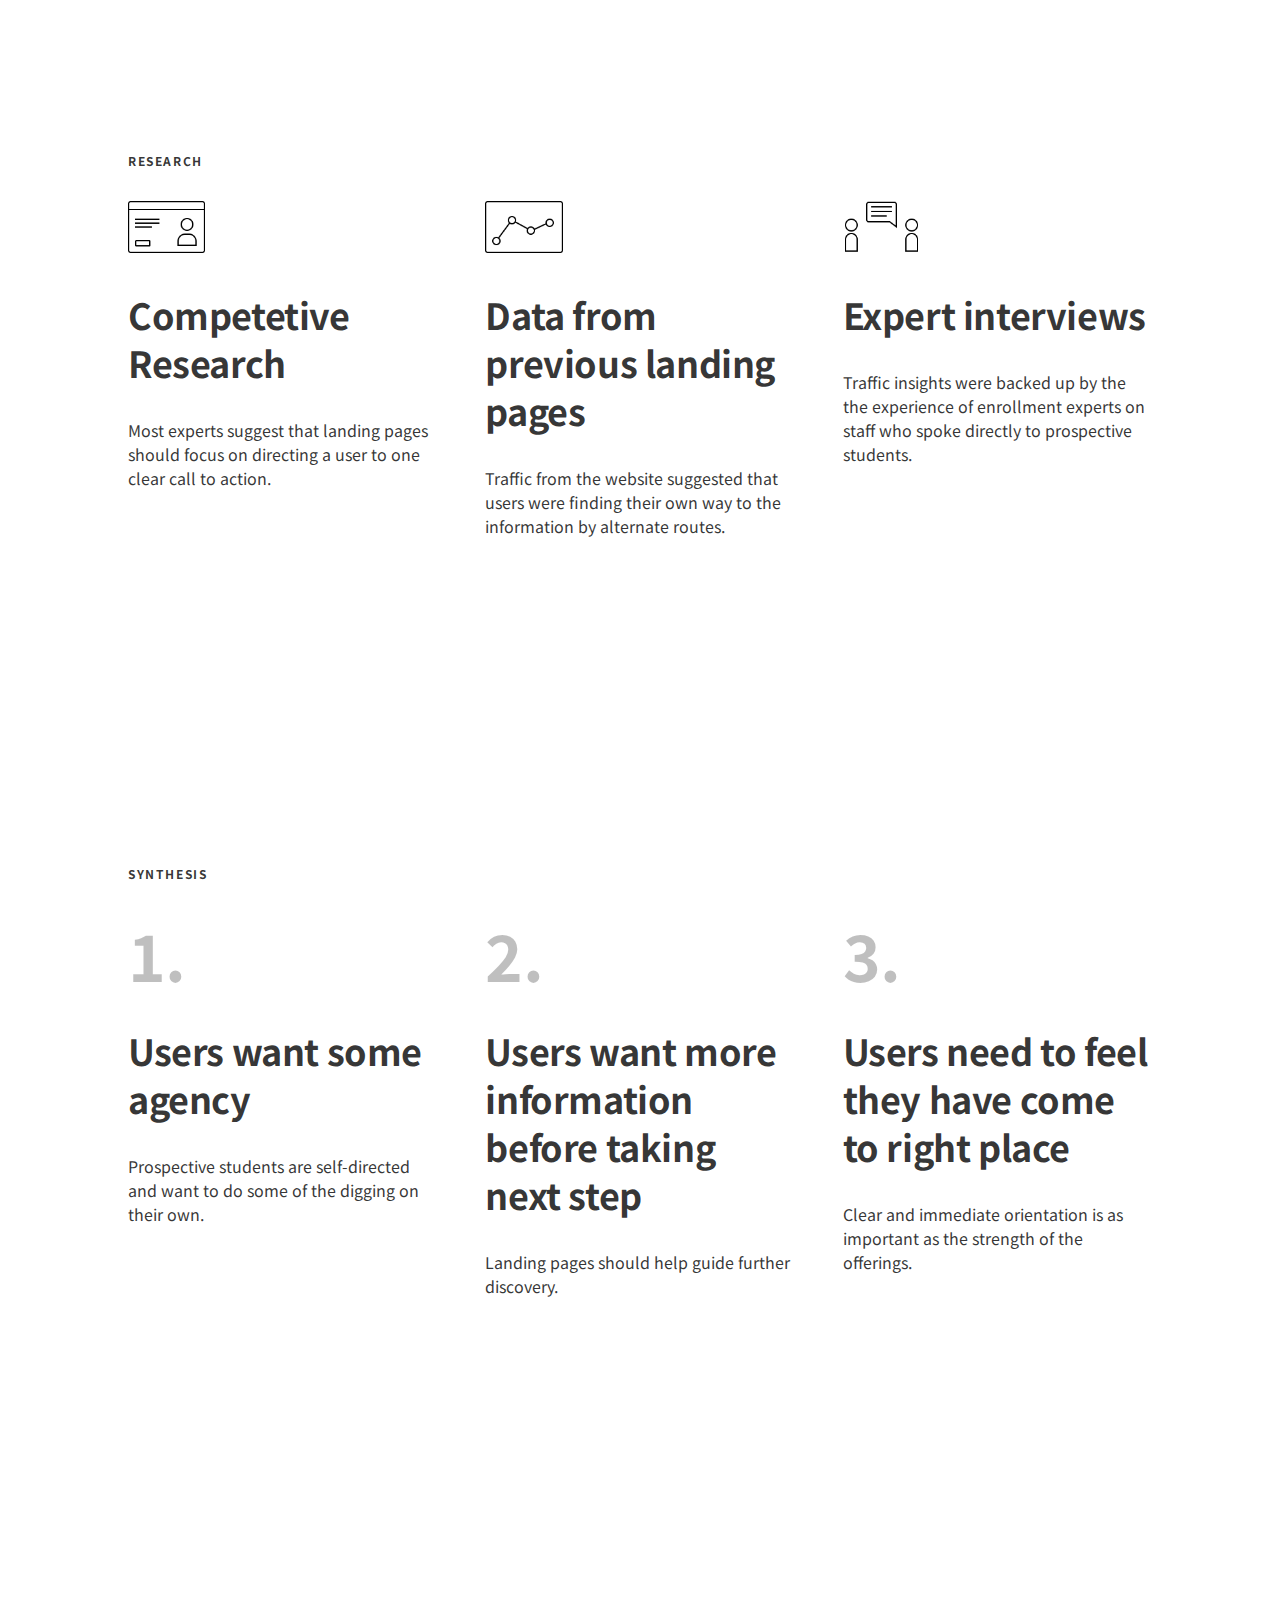
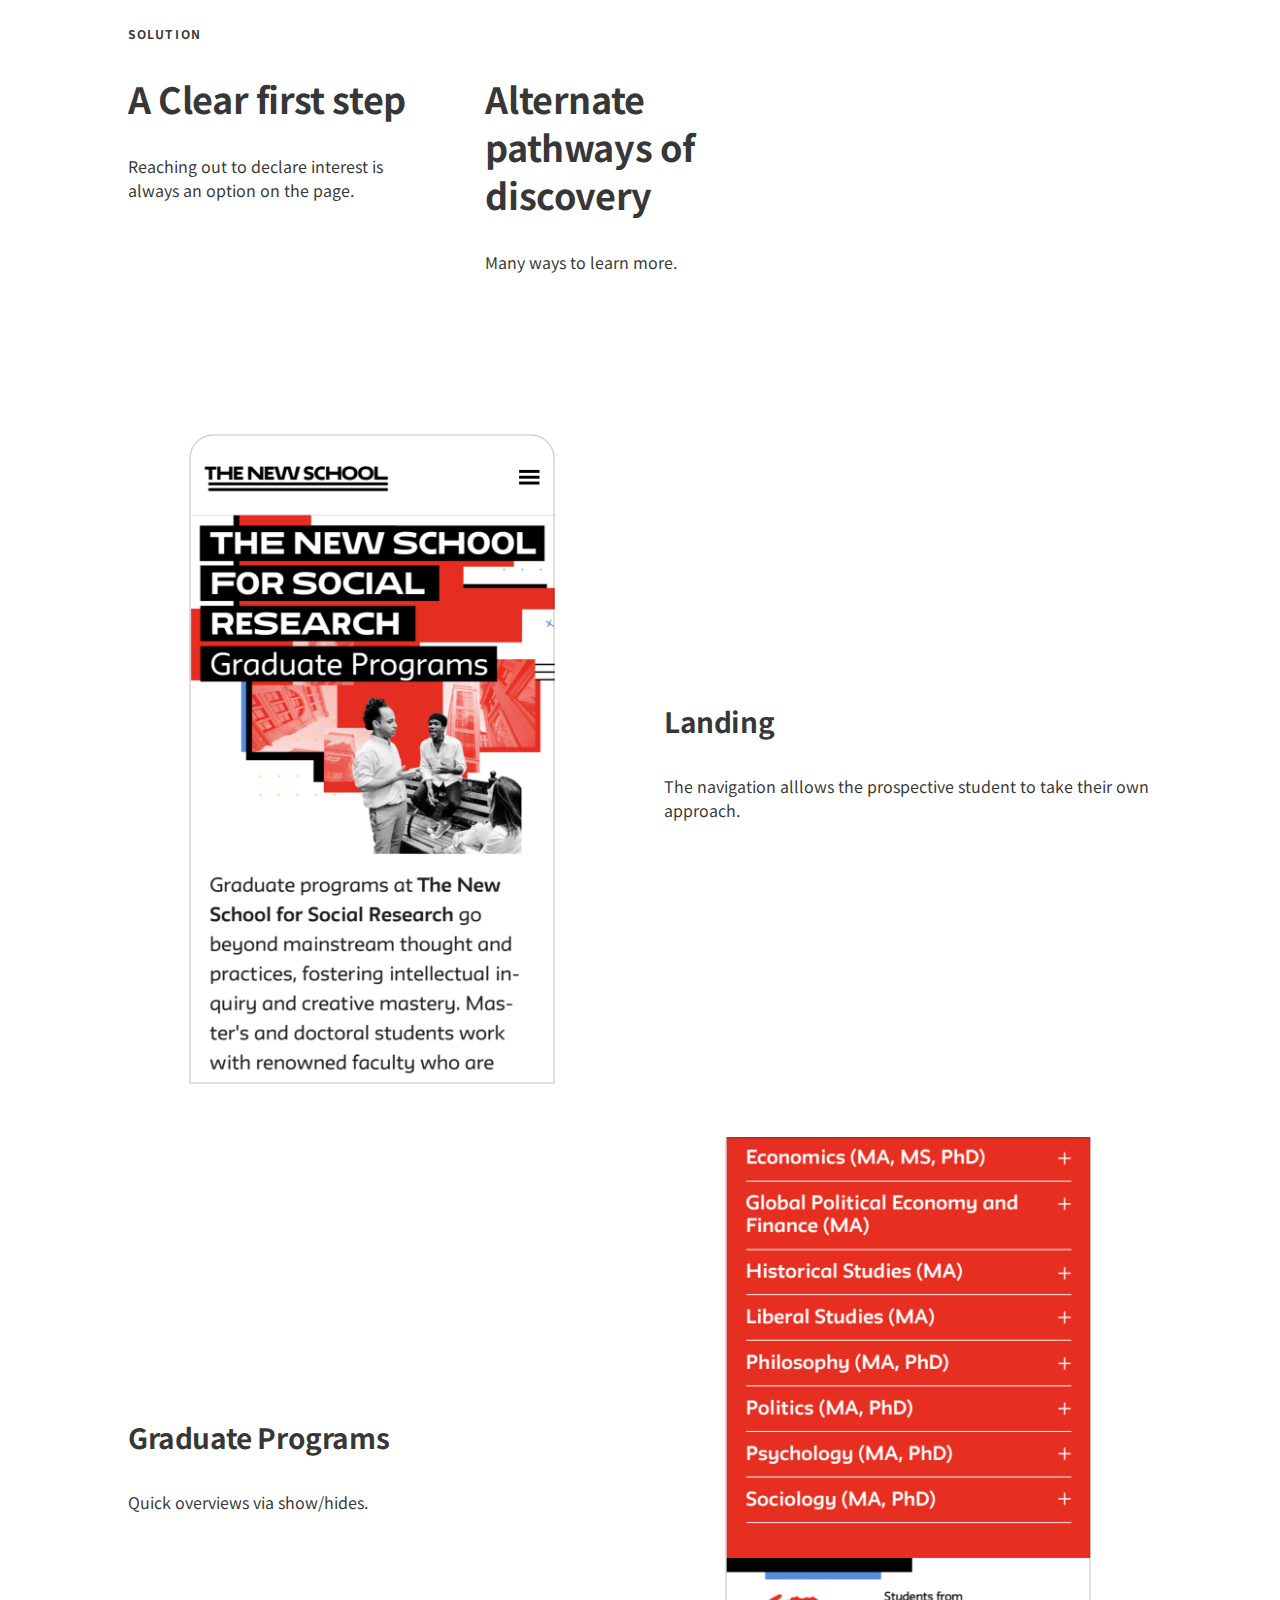
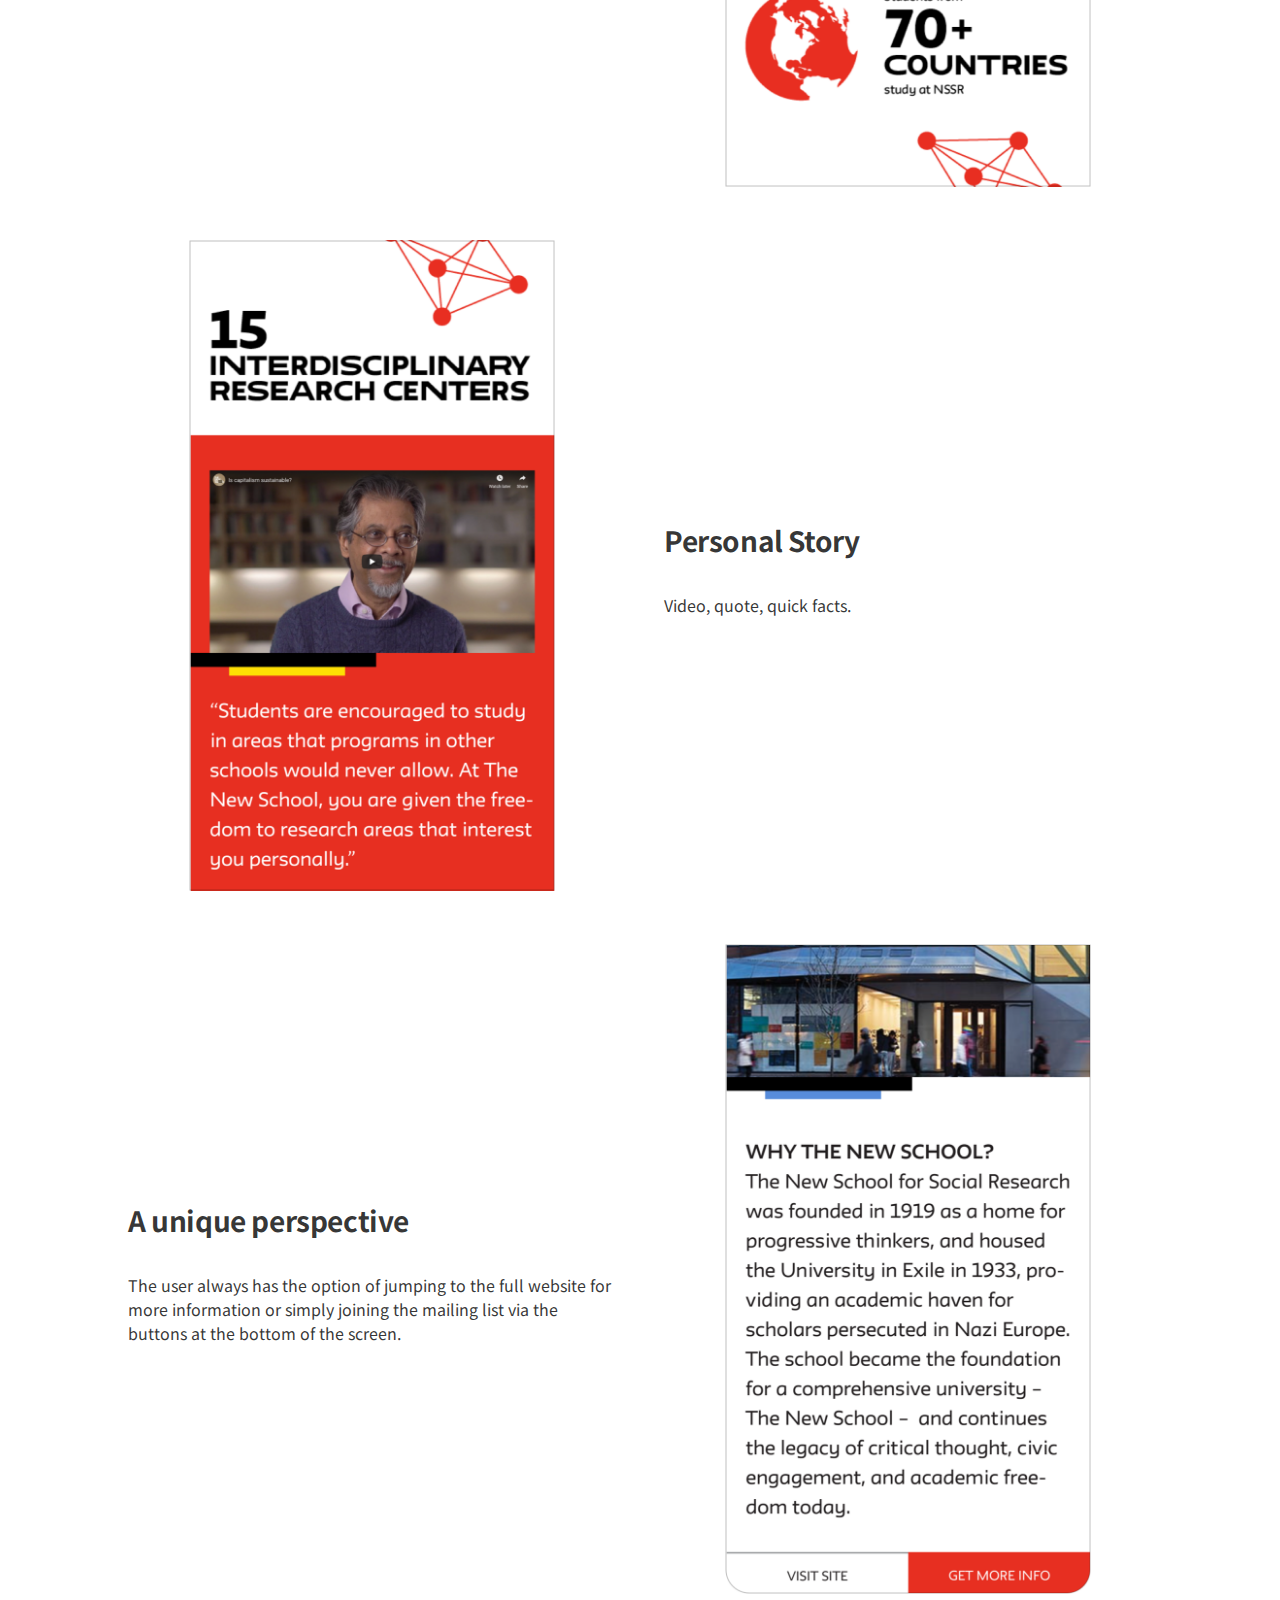
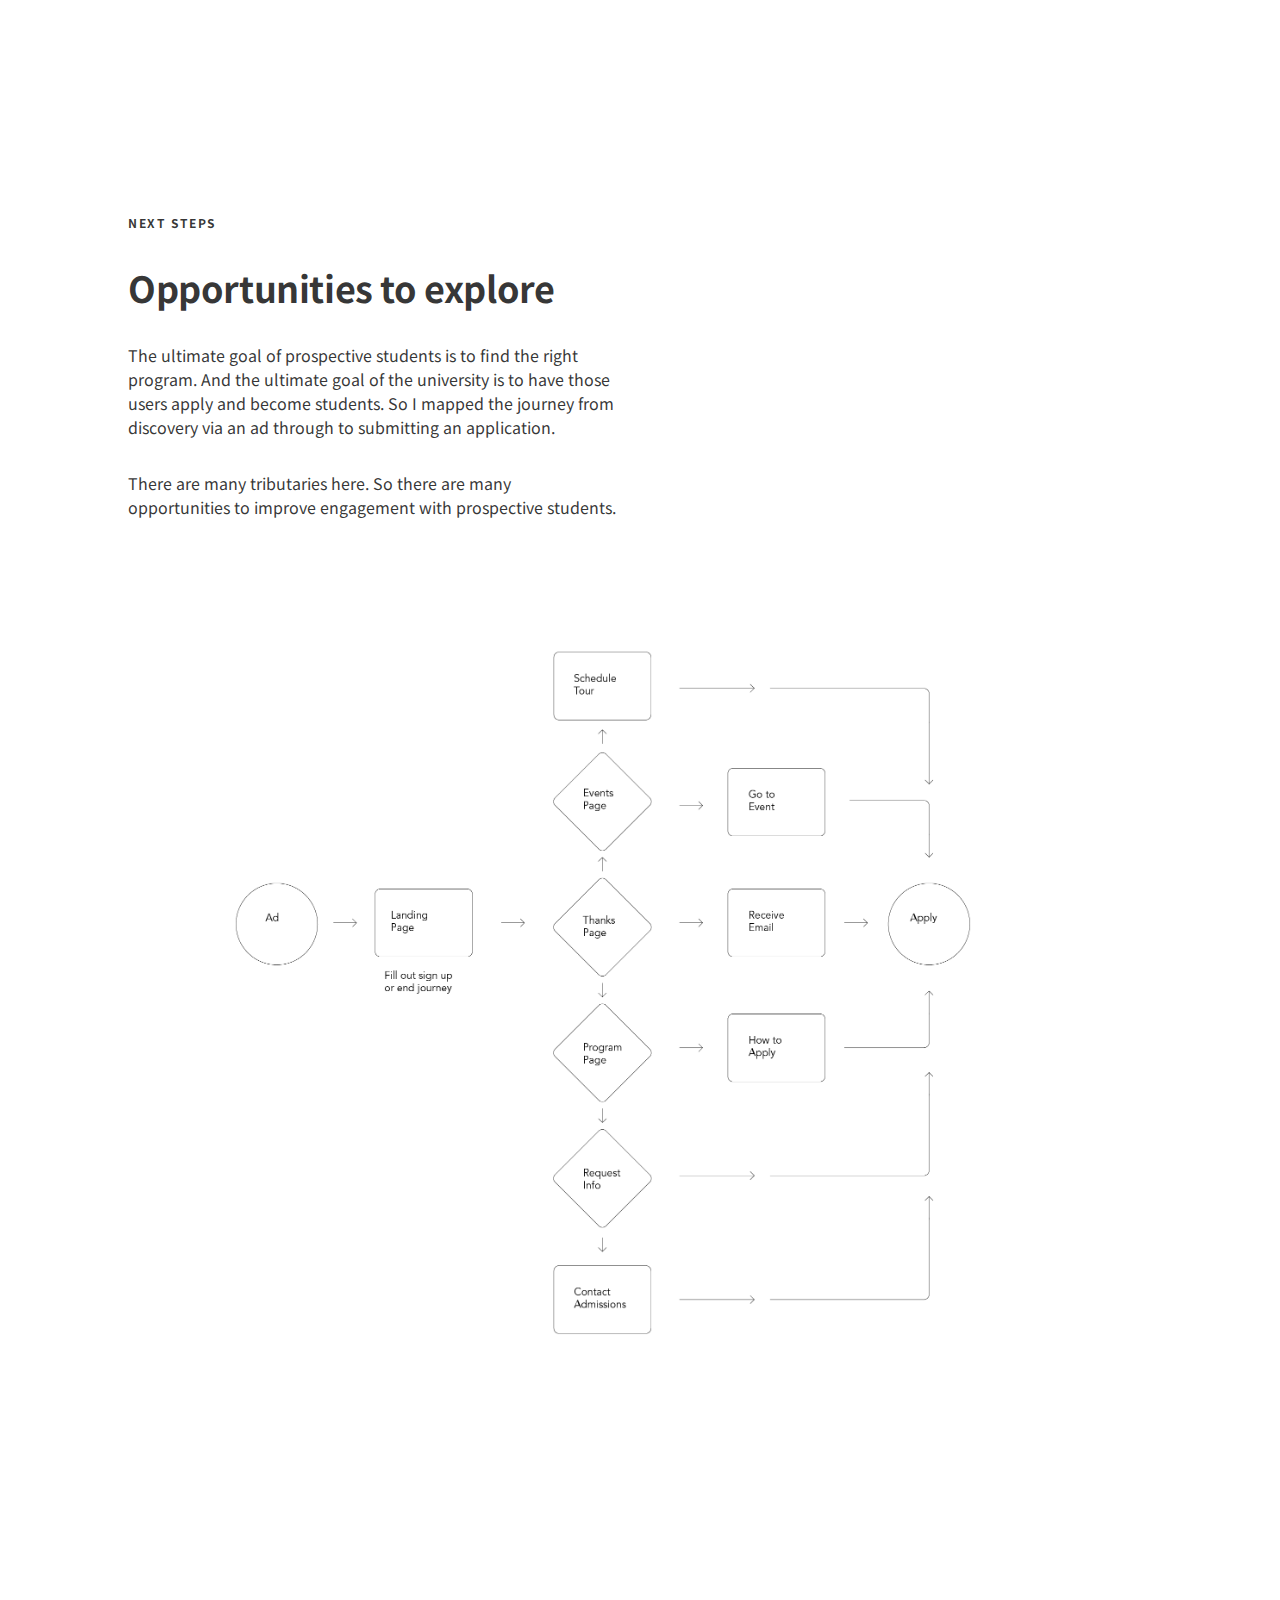
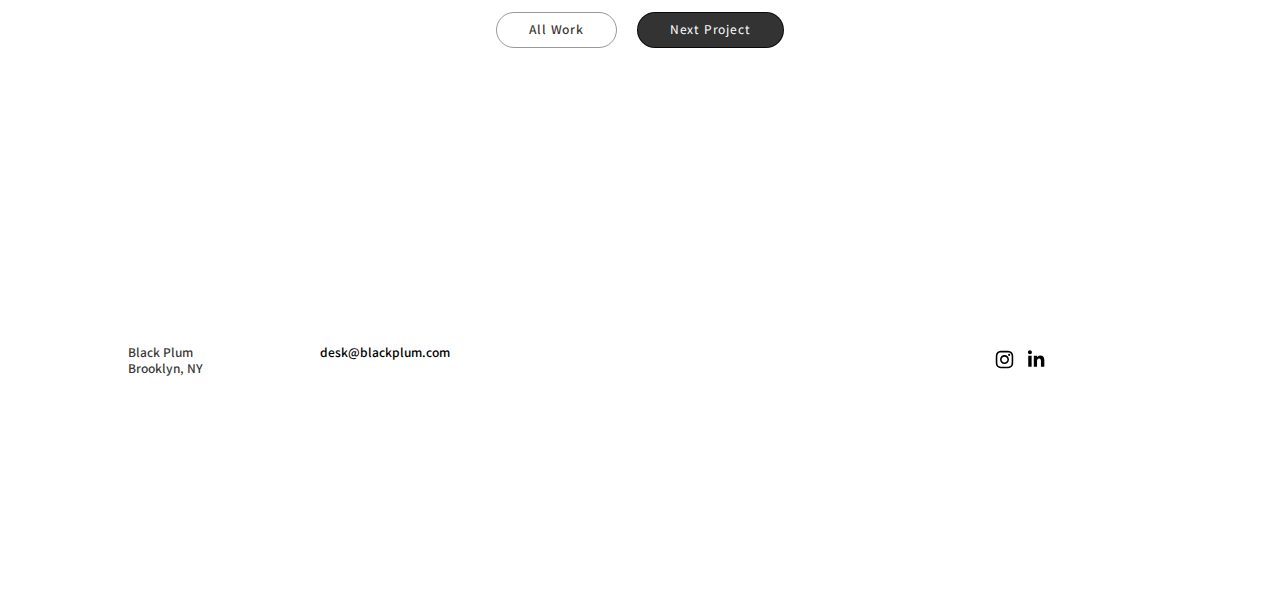
<file: TNS_Landing.html>
<!DOCTYPE html>
<html lang="en">
<head>

  <!-- Basic Page Needs
  –––––––––––––––––––––––––––––––––––––––––––––––––– -->
  <meta charset="utf-8">
  <title>Black Plum</title>
  <meta name="description" content="Designer Trent Williams">
  <meta name="author" content="Trent Williams">

  <!-- Mobile Specific Metas
  –––––––––––––––––––––––––––––––––––––––––––––––––– -->
  <meta name="viewport" content="width=device-width, initial-scale=1">

  <!-- FONT
  –––––––––––––––––––––––––––––––––––––––––––––––––– -->
  <link href='https://fonts.googleapis.com/css2?family=Noto+Sans+JP:wght@100;300;400;500;700;900&display=swap' rel='stylesheet' type='text/css'>




  <!-- CSS
  –––––––––––––––––––––––––––––––––––––––––––––––––– -->
  <link rel="stylesheet" href="css/normalize.css">
    <link rel="stylesheet" href="css/gridnik.css">

  <!-- Favicon
  –––––––––––––––––––––––––––––––––––––––––––––––––– -->
  <link rel="icon" type="image/png" href="images/favicon.png">

</head>
<body>

  <!-- Primary Page Layout
  –––––––––––––––––––––––––––––––––––––––––––––––––– -->
<div class="vessel">

<header class="topnav">
  <div>
    <a href="index.html" title="Black Plum Design Trent Williams">
      <?xml version="1.0" encoding="UTF-8" standalone="no"?>
      <svg xmlns="http://www.w3.org/2000/svg" x="0px" y="0px" width="52" height="52" viewBox="0 0 52 52">
  	<path
  		style="fill:#000000"
      d="M35.8,30.4c0,1.8-1.5,3.3-3.3,3.3s-3.3-1.5-3.3-3.3c0-1.8,1.5-3.3,3.3-3.3S35.8,28.6,35.8,30.4z"/>
      <path d="M24.4,48.9C11,48.9,0,37.9,0,24.4C0,11,11,0,24.4,0s24.4,11,24.4,24.4C48.8,37.9,37.9,48.9,24.4,48.9z M24.4,2.5
      c-12.1,0-21.9,9.8-21.9,21.9s9.8,21.9,21.9,21.9s21.9-9.8,21.9-21.9S36.5,2.5,24.4,2.5z"/>
      <polygon points="35.5,18.5 33.9,17 25.7,25.7 25.7,11.4 23.2,11.4 23.2,21.3 14.4,12.1 12.8,13.6 23.2,24.6 23.2,31.6 14.4,22.3
      12.8,23.8 23.2,34.8 23.2,39.7 25.7,39.7 25.7,29 "/>
    </svg>
    </a>
  </div>
  <div><a href="work.html" title="Work Page">Work</a></div>
  <div><a href="About.html" title="About Page">About</a></div>
  <div><a href="Contact.html" title="Contact Page">Contact</a></div>
</header>


  <article class="teasers">
    <div class="hed_interior">
      <div class="box1"><br></div>
      <div class="box1"><p class="eyebrow">PROGRAM LANDING PAGES</p><h2> Finding a graduate program at The New School</h2> <p>Increasing awareness and enrollment while directing prospective students to a program that fits.
      </div>
      <div class="box2"><p class="fifty tight">My Role<p>UX/UI Designer</div>
      <div class="box3"><p class="fifty tight">My Output<p>User flows<br>
        Wireframes<br>
        UI Design<br>
        Invision prototyping</div>
    </div>
    <div style="text-align: center"><img src="images/TNS_Landing_Hero.png" class="u-mid-width" alt="The New School Landing page mobile view"></div>

    <div class="box1 row_space"><br></div>

    <div><p class="eyebrow">CHALLENGE</p><h2> Inspire personal engagement and a first step</h2> <p>
      <ul>
        <li>
      Grad school is a big investment and the application process is long. This is just the first step.
      </li>
      <li>
        The range of programs and students means different audiences and needs.
      </li>
      <li>
    But the scope and budget necessitated a flexible and adaptive, rather than custom, approach.
        </li>
  </ul>
  </div>
  <div style="text-align: center"><img src="images/TNS_Illusto_Seed.png" class="u-half-width" alt="Seed Illustration"></div>

  <div class="box1 row_space"><br></div>

    <div class="box1">
    <div class="three_col_grid">
      <div class="box_col_3span"><p class="eyebrow">RESEARCH</p>
      </div>
      <div class="box2 bottom_3rem"><img src="images/TNS_Competetitive_Research_illusto.png" class="u-quart-width bottom_2rem" alt="Research Illustration"><h2>Competetive Research</h2><p>Most experts suggest that landing pages should focus on directing a user to one clear call to action.
      </div>
      <div class="box3 bottom_3rem"><img src="images/TNS_Data_illusto.png" class="u-quart-width bottom_2rem" alt="Data Illustration"><h2>Data from previous landing pages</h2><p>Traffic from the website suggested that users were finding their own way to the information by alternate routes.
      </div>
      <div class="box4"><img src="images/TNS_Expert_Interviews_illusto.png" class="u-quart-width bottom_2rem" alt="Expert Interviews Illustration"><h2>Expert interviews</h2><p>Traffic insights were backed up by the the experience of enrollment experts on staff who spoke directly to prospective students.
      </div>
    </div>
  </div>

  <div class="box1 row_space"><br></div>

    <div class="box1">
    <div class="three_col_grid">
      <div class="box_col_3span"><p class="eyebrow">SYNTHESIS</p>
      </div>
      <div class="box2 bottom_3rem"><h1 class="twentyfive">1.</h1><h2>Users want some agency</h2><p>Prospective students are self-directed and want to do some of the digging on their own.
      </div>
      <div class="box3 bottom_3rem"><h1 class="twentyfive">2.</h1><h2>Users want more information before taking next step</h2><p>Landing pages should help guide further discovery.
      </div>
      <div class="box4"><h1 class="twentyfive">3.</h1><h2>Users need to feel they have come to right place</h2><p>Clear and immediate orientation is as important as the strength of the offerings.
      </div>
    </div>
  </div>

  <div class="box1 row_space"><br></div>

    <div class="box1">
    <div class="three_col_grid_alt">
      <div class="box_col_3span"><p class="eyebrow">SOLUTION</p>
      </div>
      <div class="box2 bottom_3rem"><h2>A Clear first step</h2><p>Reaching out to declare interest is always an option on the page.
      </div>
      <div class="box3 bottom_3rem"><h2>Alternate pathways of discovery</h2><p>Many ways to learn more.
      </div>
      <div class="box4"><br>
      </div>
    </div>
  </div>

<div class="box1">
<div class="alternating_a">
  <div class="image_box_a" style="text-align: center"><img src="images/TNS_Landing_Scroll_1.png" class="u-mid-width" alt="The New School Landing page Mobile view">
  </div>
    <div><br></div>
    <div><h3>Landing</h3>
      The navigation alllows the prospective student to take their own approach.
    </div>
    <div><br></div>
</div>
</div>

<div class="box1">
<div class="alternating_a">
  <div><br></div>
  <div><h3>Graduate Programs</h3>
    Quick overviews via show/hides.
  </div>
  <div><br></div>
  <div class="image_box_b" style="text-align: center"><img src="images/TNS_Landing_Scroll_2.png" class="u-mid-width" alt="The New School Landing page Mobile view">
  </div>
</div>
</div>

<div class="box1">
<div class="alternating_a">
  <div class="image_box_a" style="text-align: center"><img src="images/TNS_Landing_Scroll_3.png" class="u-mid-width" alt="The New School Landing page Mobile view">
  </div>
    <div><br></div>
    <div><h3>Personal Story</h3>
      Video, quote, quick facts.
    </div>
    <div><br></div>
</div>
</div>

<div class="box1">
<div class="alternating_a">
  <div><br></div>
  <div><h3>A unique perspective</h3>
    The user always has the option of jumping to the full website for more information or simply joining the mailing list via the buttons at the bottom of the screen.
  </div>
  <div><br></div>
  <div class="image_box_b" style="text-align: center"><img src="images/TNS_Landing_Scroll_4.png" class="u-mid-width" alt="The New School Landing page Mobile view">
  </div>
</div>
</div>

<div class="box1 row_space"><br></div>

<div><p class="eyebrow">NEXT STEPS</p>
<h2>Opportunities to explore</h2><p>The ultimate goal of prospective students is to find the right program. And the ultimate goal of the university is to have those users apply and become students. So I mapped the journey from discovery via an ad through to submitting an application.</p><p>There are many tributaries here. So there are many opportunities to improve engagement with prospective students.</p>
</div>
<div><br>
</div>


<div class="box1">
  <img src="images/TNS_Landing_Flow.png" class="u-full-width" alt="The New School application flow">
</div>

  <div class="box1 row_space"><br></div>

  <div class="box1" style="text-align: center">
  <a href="work.html" title="Work Page Button" class="nodecor">
  <div class="button" style="margin: 0 1rem 0 0;">All Work</div>
  </a>
  <a href="Black-Plum_Scarves.html" title="Next Project Button" class="nodecor">
  <div class="button button-primary ">Next Project</div>
  </a>
  </div>

    <div class="box1 row_space"><br></div>

  </article>


<footer class="footmatter">
  <div class="small">Black Plum<br>Brooklyn, NY
  </div>
  <div class="small"><a href="mailto:desk@blackplum.com">desk@blackplum.com</a>
  </div>
  <div>
    <a href="https://www.instagram.com/black_plum_design" title="Instagram">
    <?xml version="1.0" encoding="UTF-8" standalone="no"?>
      <svg xmlns="http://www.w3.org/2000/svg" x="0px" y="0px" width="25" height="25" viewBox="0 40 512 512">
      	<path
      		style="fill:#000000"
          d='M256 109.3c47.8 0 53.4 0.2 72.3 1 17.4 0.8 26.9 3.7 33.2 6.2 8.4 3.2 14.3 7.1 20.6 13.4 6.3 6.3 10.1 12.2 13.4 20.6 2.5 6.3 5.4 15.8 6.2 33.2 0.9 18.9 1 24.5 1 72.3s-0.2 53.4-1 72.3c-0.8 17.4-3.7 26.9-6.2 33.2 -3.2 8.4-7.1 14.3-13.4 20.6 -6.3 6.3-12.2 10.1-20.6 13.4 -6.3 2.5-15.8 5.4-33.2 6.2 -18.9 0.9-24.5 1-72.3 1s-53.4-0.2-72.3-1c-17.4-0.8-26.9-3.7-33.2-6.2 -8.4-3.2-14.3-7.1-20.6-13.4 -6.3-6.3-10.1-12.2-13.4-20.6 -2.5-6.3-5.4-15.8-6.2-33.2 -0.9-18.9-1-24.5-1-72.3s0.2-53.4 1-72.3c0.8-17.4 3.7-26.9 6.2-33.2 3.2-8.4 7.1-14.3 13.4-20.6 6.3-6.3 12.2-10.1 20.6-13.4 6.3-2.5 15.8-5.4 33.2-6.2C202.6 109.5 208.2 109.3 256 109.3M256 77.1c-48.6 0-54.7 0.2-73.8 1.1 -19 0.9-32.1 3.9-43.4 8.3 -11.8 4.6-21.7 10.7-31.7 20.6 -9.9 9.9-16.1 19.9-20.6 31.7 -4.4 11.4-7.4 24.4-8.3 43.4 -0.9 19.1-1.1 25.2-1.1 73.8 0 48.6 0.2 54.7 1.1 73.8 0.9 19 3.9 32.1 8.3 43.4 4.6 11.8 10.7 21.7 20.6 31.7 9.9 9.9 19.9 16.1 31.7 20.6 11.4 4.4 24.4 7.4 43.4 8.3 19.1 0.9 25.2 1.1 73.8 1.1s54.7-0.2 73.8-1.1c19-0.9 32.1-3.9 43.4-8.3 11.8-4.6 21.7-10.7 31.7-20.6 9.9-9.9 16.1-19.9 20.6-31.7 4.4-11.4 7.4-24.4 8.3-43.4 0.9-19.1 1.1-25.2 1.1-73.8s-0.2-54.7-1.1-73.8c-0.9-19-3.9-32.1-8.3-43.4 -4.6-11.8-10.7-21.7-20.6-31.7 -9.9-9.9-19.9-16.1-31.7-20.6 -11.4-4.4-24.4-7.4-43.4-8.3C310.7 77.3 304.6 77.1 256 77.1L256 77.1z'/>
          <path
            style="fill:#000000"
            d='M256 164.1c-50.7 0-91.9 41.1-91.9 91.9s41.1 91.9 91.9 91.9 91.9-41.1 91.9-91.9S306.7 164.1 256 164.1zM256 315.6c-32.9 0-59.6-26.7-59.6-59.6s26.7-59.6 59.6-59.6 59.6 26.7 59.6 59.6S288.9 315.6 256 315.6z'/>
            <circle
            style="fill:#000000"
            cx='351.5' cy='160.5' r='21.5'/>
    </a>

<a href="http://www.linkedin.com/in/willmstrent" title="LinkedIn">
<?xml version="1.0" encoding="UTF-8" standalone="no"?>
<svg xmlns="http://www.w3.org/2000/svg" x="0px" y="0px" width="30" height="30" viewBox="0 0 512 512">
  <path
    style="fill:#000000" d='M186.4 142.4c0 19-15.3 34.5-34.2 34.5 -18.9 0-34.2-15.4-34.2-34.5 0-19 15.3-34.5 34.2-34.5C171.1 107.9 186.4 123.4 186.4 142.4zM181.4 201.3h-57.8V388.1h57.8V201.3zM273.8 201.3h-55.4V388.1h55.4c0 0 0-69.3 0-98 0-26.3 12.1-41.9 35.2-41.9 21.3 0 31.5 15 31.5 41.9 0 26.9 0 98 0 98h57.5c0 0 0-68.2 0-118.3 0-50-28.3-74.2-68-74.2 -39.6 0-56.3 30.9-56.3 30.9v-25.2H273.8z'/>
    </a>
  </div>
</footer>
</div>

<!-- End Document
  –––––––––––––––––––––––––––––––––––––––––––––––––– -->
</body>
</html>
</file>
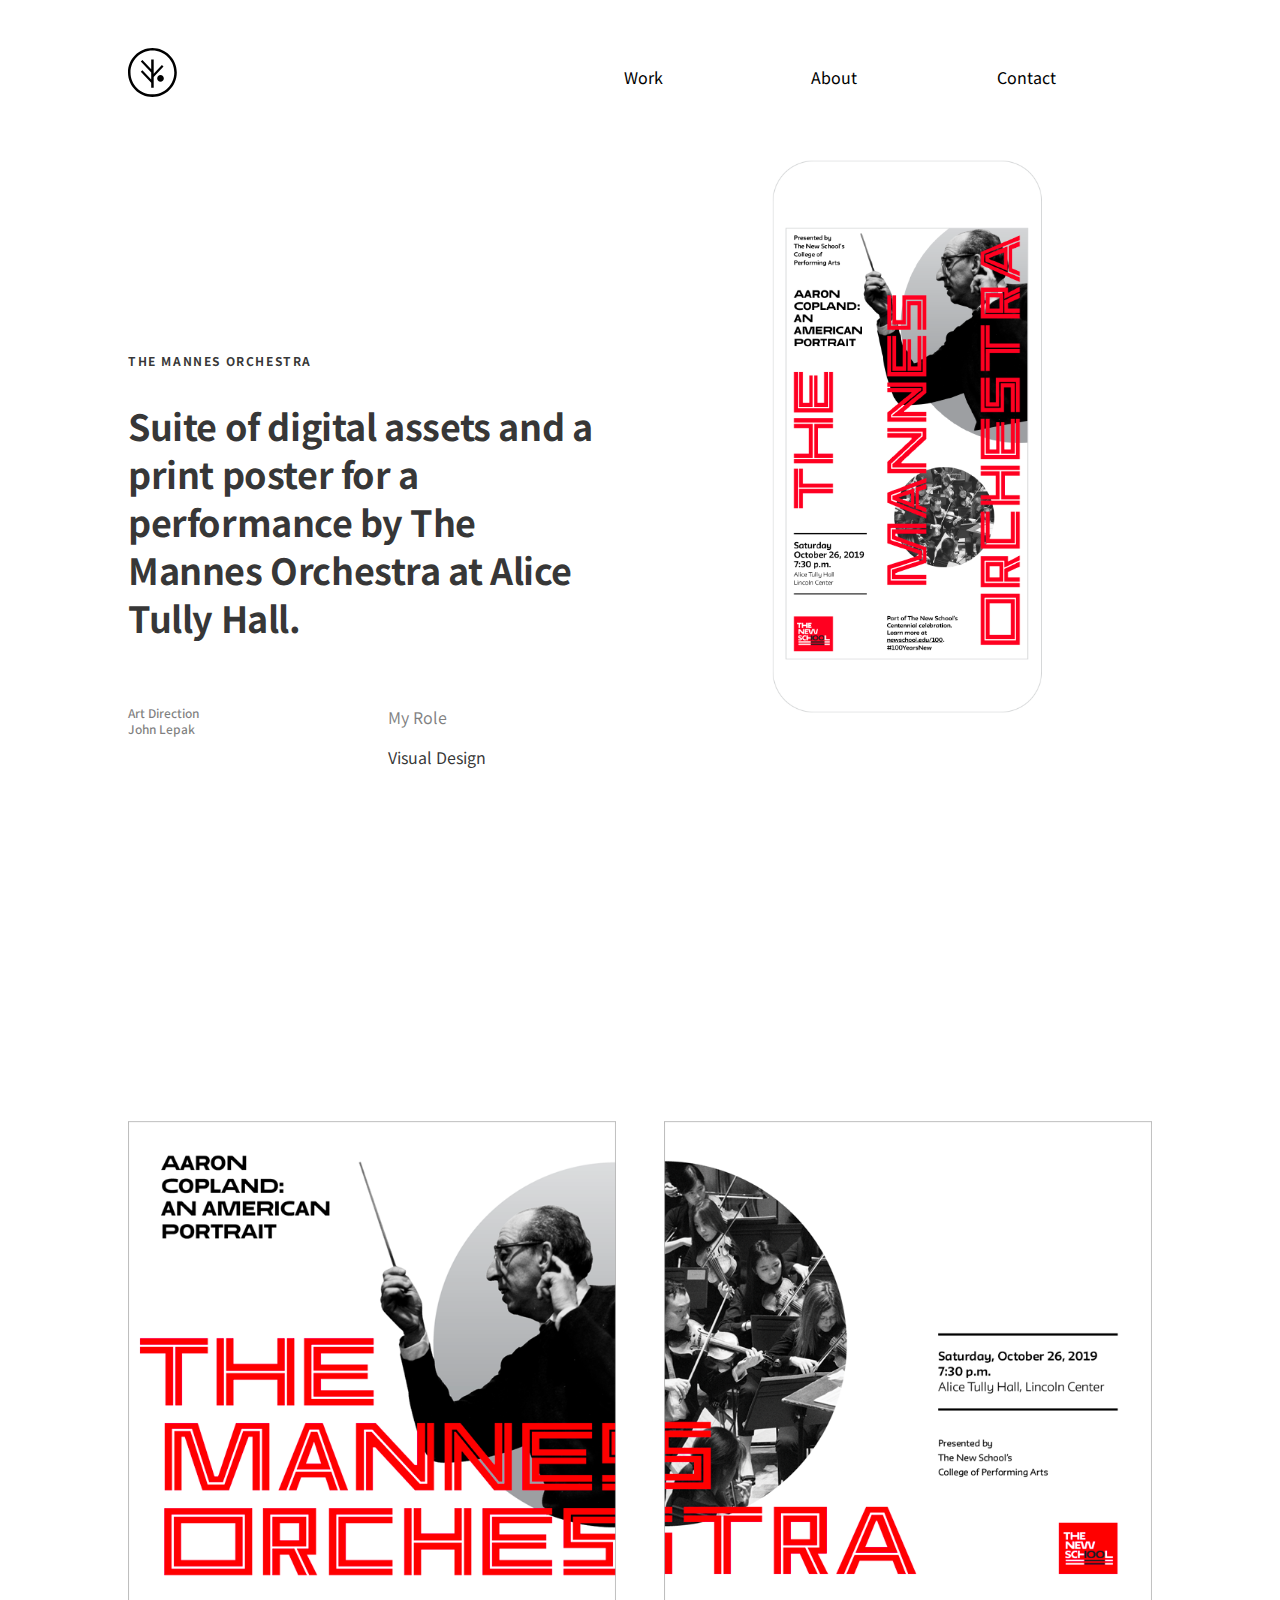
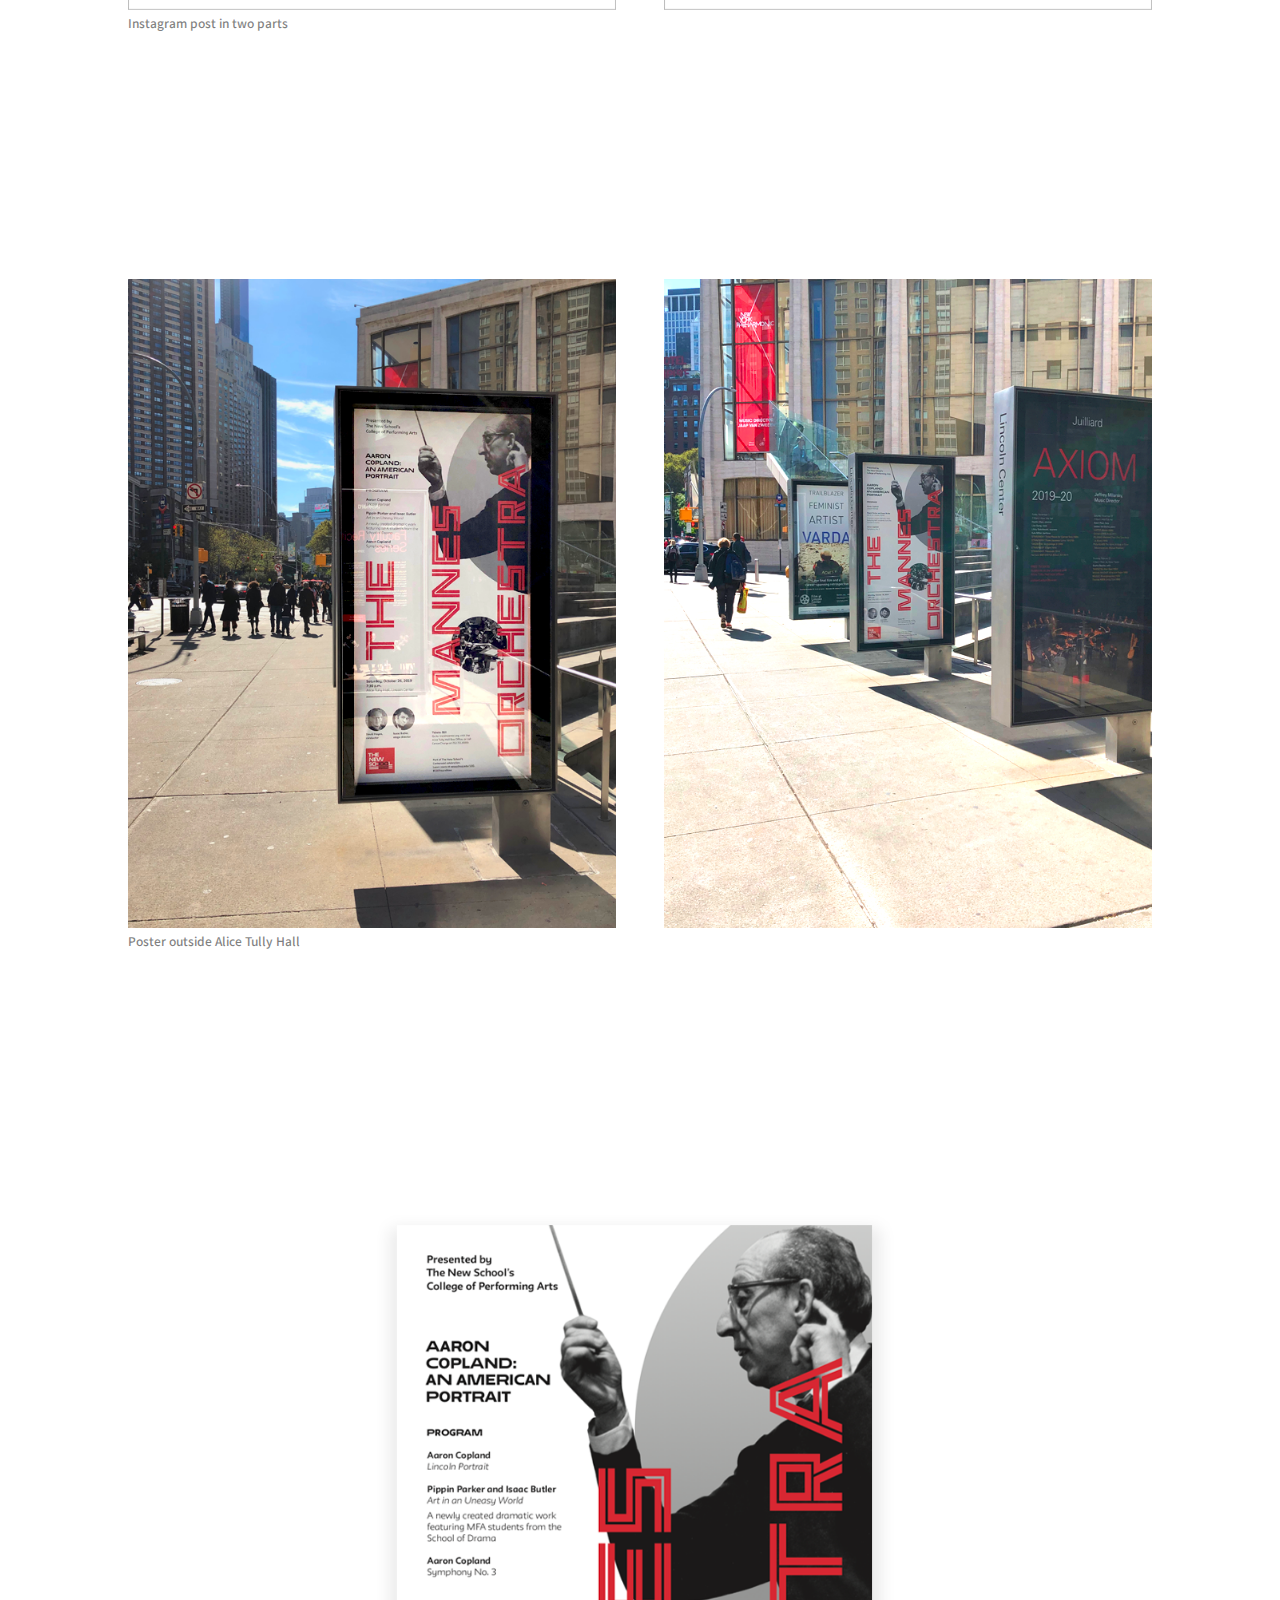
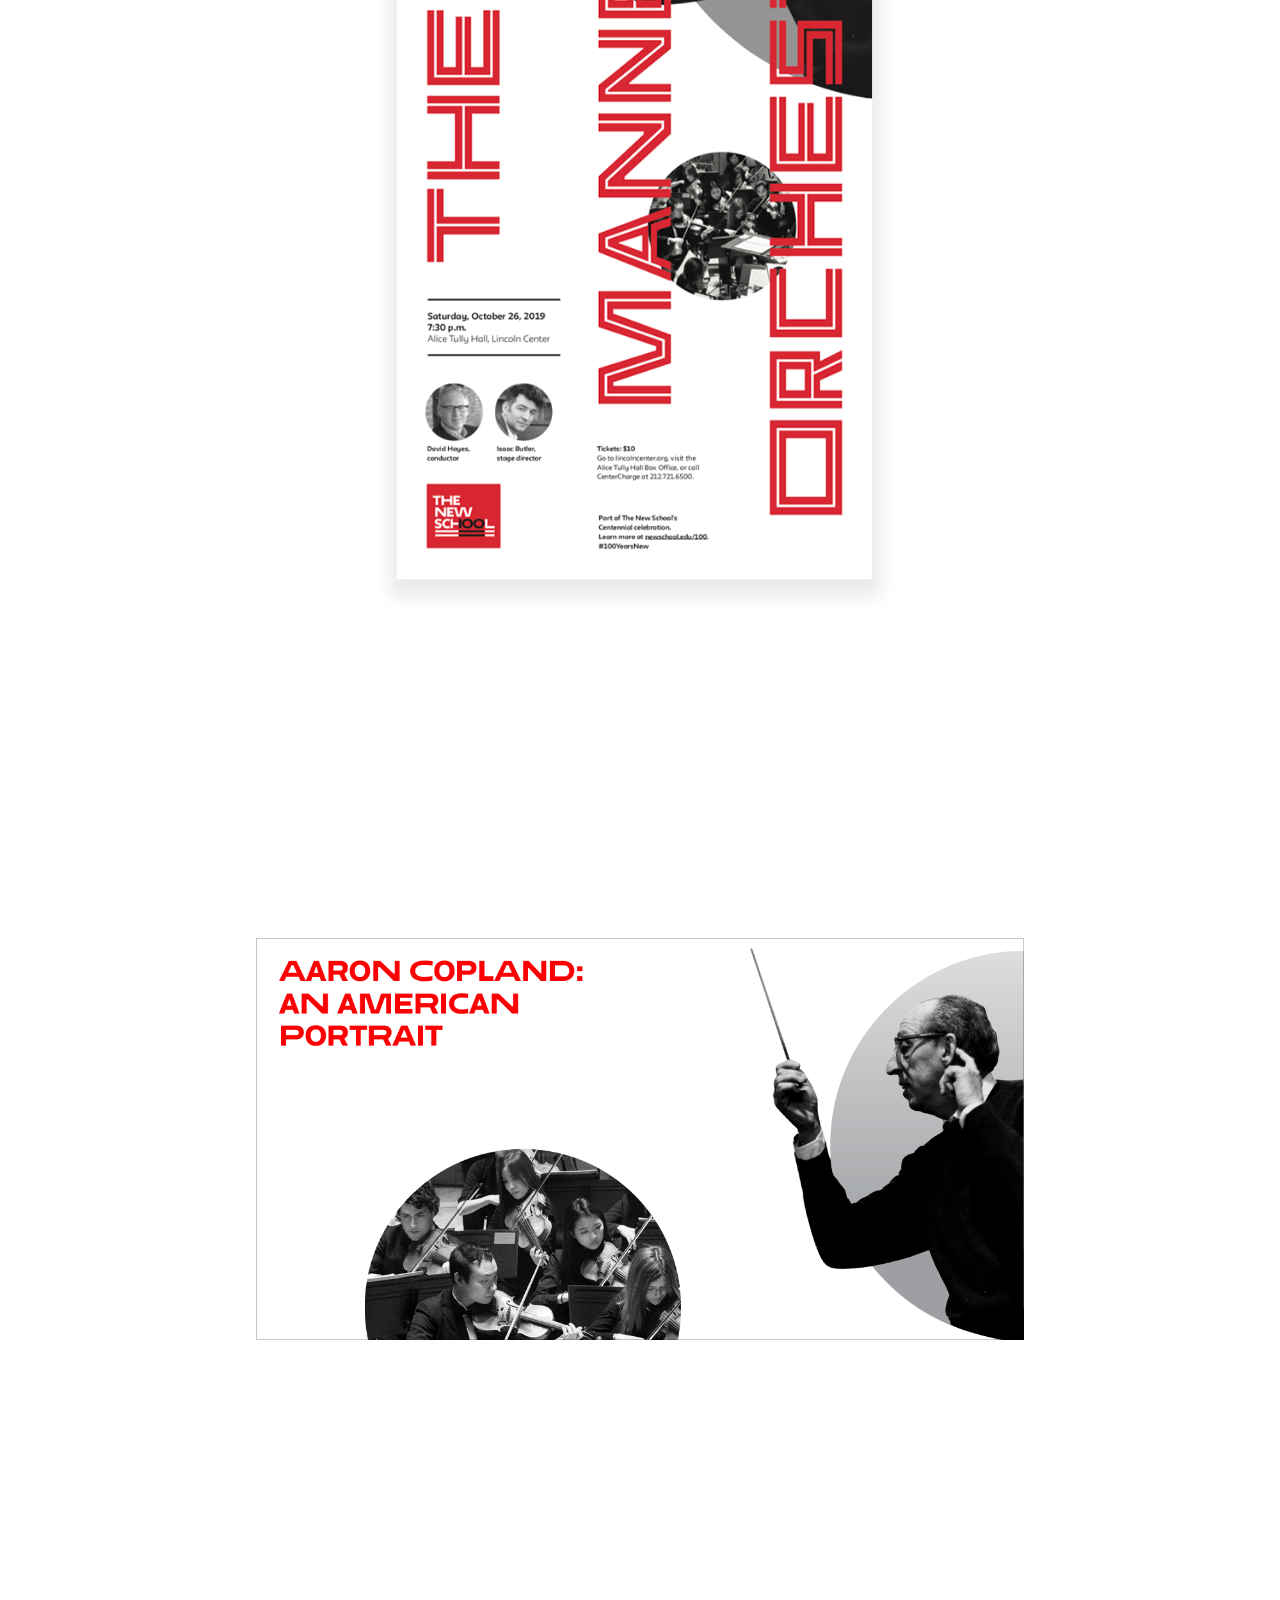
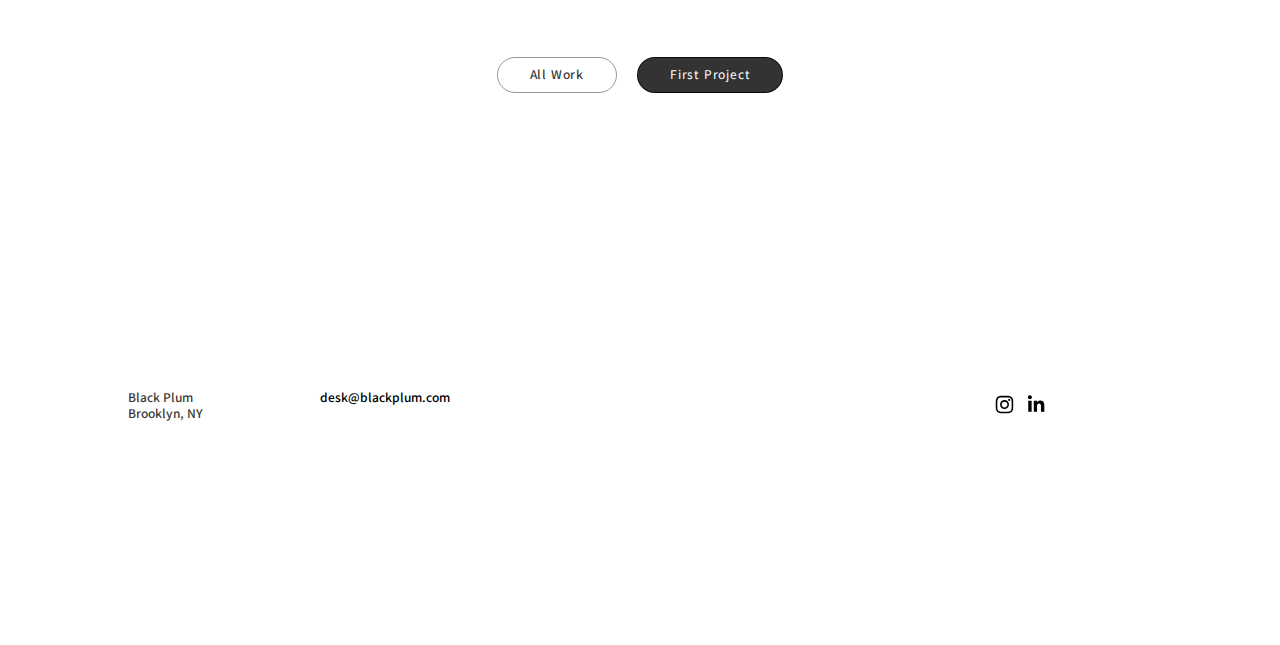
<file: TNS_Mannes.html>
<!DOCTYPE html>
<html lang="en">
<head>

  <!-- Basic Page Needs
  –––––––––––––––––––––––––––––––––––––––––––––––––– -->
  <meta charset="utf-8">
  <title>Black Plum</title>
  <meta name="description" content="Designer Trent Williams">
  <meta name="author" content="Trent Williams">

  <!-- Mobile Specific Metas
  –––––––––––––––––––––––––––––––––––––––––––––––––– -->
  <meta name="viewport" content="width=device-width, initial-scale=1">

  <!-- FONT
  –––––––––––––––––––––––––––––––––––––––––––––––––– -->
  <link href='https://fonts.googleapis.com/css2?family=Noto+Sans+JP:wght@100;300;400;500;700;900&display=swap' rel='stylesheet' type='text/css'>




  <!-- CSS
  –––––––––––––––––––––––––––––––––––––––––––––––––– -->
  <link rel="stylesheet" href="css/normalize.css">
    <link rel="stylesheet" href="css/gridnik.css">

  <!-- Favicon
  –––––––––––––––––––––––––––––––––––––––––––––––––– -->
  <link rel="icon" type="image/png" href="images/favicon.png">

</head>
<body>

  <!-- Primary Page Layout
  –––––––––––––––––––––––––––––––––––––––––––––––––– -->
<div class="vessel">

<header class="topnav">
  <div>
    <a href="index.html" title="Black Plum Design Trent Williams">
      <?xml version="1.0" encoding="UTF-8" standalone="no"?>
      <svg xmlns="http://www.w3.org/2000/svg" x="0px" y="0px" width="52" height="52" viewBox="0 0 52 52">
  	<path
  		style="fill:#000000"
      d="M35.8,30.4c0,1.8-1.5,3.3-3.3,3.3s-3.3-1.5-3.3-3.3c0-1.8,1.5-3.3,3.3-3.3S35.8,28.6,35.8,30.4z"/>
      <path d="M24.4,48.9C11,48.9,0,37.9,0,24.4C0,11,11,0,24.4,0s24.4,11,24.4,24.4C48.8,37.9,37.9,48.9,24.4,48.9z M24.4,2.5
      c-12.1,0-21.9,9.8-21.9,21.9s9.8,21.9,21.9,21.9s21.9-9.8,21.9-21.9S36.5,2.5,24.4,2.5z"/>
      <polygon points="35.5,18.5 33.9,17 25.7,25.7 25.7,11.4 23.2,11.4 23.2,21.3 14.4,12.1 12.8,13.6 23.2,24.6 23.2,31.6 14.4,22.3
      12.8,23.8 23.2,34.8 23.2,39.7 25.7,39.7 25.7,29 "/>
    </svg>
    </a>
  </div>
  <div><a href="work.html" title="Work Page">Work</a></div>
  <div><a href="About.html" title="About Page">About</a></div>
  <div><a href="Contact.html" title="Contact Page">Contact</a></div>
</header>


  <article class="teasers">
    <div class="hed_interior">
      <div class="box1"><br></div>
      <div class="box1"><p class="eyebrow">THE MANNES ORCHESTRA</p><h2> Suite of digital assets and a print poster for a performance by The Mannes Orchestra at Alice Tully Hall.</h2>
      </div>
      <div class="box2"><p class="fifty small">Art Direction<br>John Lepak</p></div>
      <div class="box3"><p class="fifty tight">My Role<p>
        Visual Design<br>
      </div>
    </div>
    <div ><img src="images/TNS_Mannes_Hero.png" class="u-full-width" alt="Los Angeles Illustration"></div>

    <div class="box1 row_space"><br></div>

    <div><img src="images/TNS_Mannes_IG_A.png" class="u-full-width" alt="IG post - Aaron Copland"><br><p class="small fifty">Instagram post in two parts</p>
  </div>
  <div><img src="images/TNS_Mannes_IG_B.png" class="u-full-width" alt="IG post - Mannes musicians"></div>

  <div class="box1 row_space"><br></div>

  <div><img src="images/TNS_Mannes_Poster_A.png" class="u-full-width" alt="Mannes poster outside Tully Hall"><p class="small fifty">Poster outside Alice Tully Hall</p>
  </div>
  <div><img src="images/TNS_Mannes_Poster_B.png" class="u-full-width" alt="Mannes poster outside Tully Hall"></div>

<div class="box1 row_space"><br></div>

<div class="box1 row_space" style="text-align: center"><img src="images/TNS_Mannes_Poster_Cutout.png" class="u-full-width" alt="Mannes poster "></div>

<div class="box1 row_space"><br></div>

<div class="box1 row_space" style="text-align: center"><img src="images/TNS_Mannes_FB.png" class="u-mid-width" alt="Facebook header"></div>



<div class="box1 row_space"><br></div>

<div class="box1" style="text-align: center">
<a href="work.html" title="Work Page Button" class="nodecor">
<div class="button" style="margin: 0 1rem 0 0;">All Work</div>
</a>
<a href="South-Dakota_Soil-Health.html" title="Next Project Button" class="nodecor">
<div class="button button-primary ">First Project</div>
</a>
</div>

    <div class="box1 row_space"><br></div>

  </article>


<footer class="footmatter">
  <div class="small">Black Plum<br>Brooklyn, NY
  </div>
  <div class="small"><a href="mailto:desk@blackplum.com">desk@blackplum.com</a>
  </div>
  <div>
    <a href="https://www.instagram.com/black_plum_design" title="Instagram">
    <?xml version="1.0" encoding="UTF-8" standalone="no"?>
      <svg xmlns="http://www.w3.org/2000/svg" x="0px" y="0px" width="25" height="25" viewBox="0 40 512 512">
      	<path
      		style="fill:#000000"
          d='M256 109.3c47.8 0 53.4 0.2 72.3 1 17.4 0.8 26.9 3.7 33.2 6.2 8.4 3.2 14.3 7.1 20.6 13.4 6.3 6.3 10.1 12.2 13.4 20.6 2.5 6.3 5.4 15.8 6.2 33.2 0.9 18.9 1 24.5 1 72.3s-0.2 53.4-1 72.3c-0.8 17.4-3.7 26.9-6.2 33.2 -3.2 8.4-7.1 14.3-13.4 20.6 -6.3 6.3-12.2 10.1-20.6 13.4 -6.3 2.5-15.8 5.4-33.2 6.2 -18.9 0.9-24.5 1-72.3 1s-53.4-0.2-72.3-1c-17.4-0.8-26.9-3.7-33.2-6.2 -8.4-3.2-14.3-7.1-20.6-13.4 -6.3-6.3-10.1-12.2-13.4-20.6 -2.5-6.3-5.4-15.8-6.2-33.2 -0.9-18.9-1-24.5-1-72.3s0.2-53.4 1-72.3c0.8-17.4 3.7-26.9 6.2-33.2 3.2-8.4 7.1-14.3 13.4-20.6 6.3-6.3 12.2-10.1 20.6-13.4 6.3-2.5 15.8-5.4 33.2-6.2C202.6 109.5 208.2 109.3 256 109.3M256 77.1c-48.6 0-54.7 0.2-73.8 1.1 -19 0.9-32.1 3.9-43.4 8.3 -11.8 4.6-21.7 10.7-31.7 20.6 -9.9 9.9-16.1 19.9-20.6 31.7 -4.4 11.4-7.4 24.4-8.3 43.4 -0.9 19.1-1.1 25.2-1.1 73.8 0 48.6 0.2 54.7 1.1 73.8 0.9 19 3.9 32.1 8.3 43.4 4.6 11.8 10.7 21.7 20.6 31.7 9.9 9.9 19.9 16.1 31.7 20.6 11.4 4.4 24.4 7.4 43.4 8.3 19.1 0.9 25.2 1.1 73.8 1.1s54.7-0.2 73.8-1.1c19-0.9 32.1-3.9 43.4-8.3 11.8-4.6 21.7-10.7 31.7-20.6 9.9-9.9 16.1-19.9 20.6-31.7 4.4-11.4 7.4-24.4 8.3-43.4 0.9-19.1 1.1-25.2 1.1-73.8s-0.2-54.7-1.1-73.8c-0.9-19-3.9-32.1-8.3-43.4 -4.6-11.8-10.7-21.7-20.6-31.7 -9.9-9.9-19.9-16.1-31.7-20.6 -11.4-4.4-24.4-7.4-43.4-8.3C310.7 77.3 304.6 77.1 256 77.1L256 77.1z'/>
          <path
            style="fill:#000000"
            d='M256 164.1c-50.7 0-91.9 41.1-91.9 91.9s41.1 91.9 91.9 91.9 91.9-41.1 91.9-91.9S306.7 164.1 256 164.1zM256 315.6c-32.9 0-59.6-26.7-59.6-59.6s26.7-59.6 59.6-59.6 59.6 26.7 59.6 59.6S288.9 315.6 256 315.6z'/>
            <circle
            style="fill:#000000"
            cx='351.5' cy='160.5' r='21.5'/>
    </a>

<a href="http://www.linkedin.com/in/willmstrent" title="LinkedIn">
<?xml version="1.0" encoding="UTF-8" standalone="no"?>
<svg xmlns="http://www.w3.org/2000/svg" x="0px" y="0px" width="30" height="30" viewBox="0 0 512 512">
  <path
    style="fill:#000000" d='M186.4 142.4c0 19-15.3 34.5-34.2 34.5 -18.9 0-34.2-15.4-34.2-34.5 0-19 15.3-34.5 34.2-34.5C171.1 107.9 186.4 123.4 186.4 142.4zM181.4 201.3h-57.8V388.1h57.8V201.3zM273.8 201.3h-55.4V388.1h55.4c0 0 0-69.3 0-98 0-26.3 12.1-41.9 35.2-41.9 21.3 0 31.5 15 31.5 41.9 0 26.9 0 98 0 98h57.5c0 0 0-68.2 0-118.3 0-50-28.3-74.2-68-74.2 -39.6 0-56.3 30.9-56.3 30.9v-25.2H273.8z'/>
    </a>
  </div>
</footer>
</div>

<!-- End Document
  –––––––––––––––––––––––––––––––––––––––––––––––––– -->
</body>
</html>
</file>
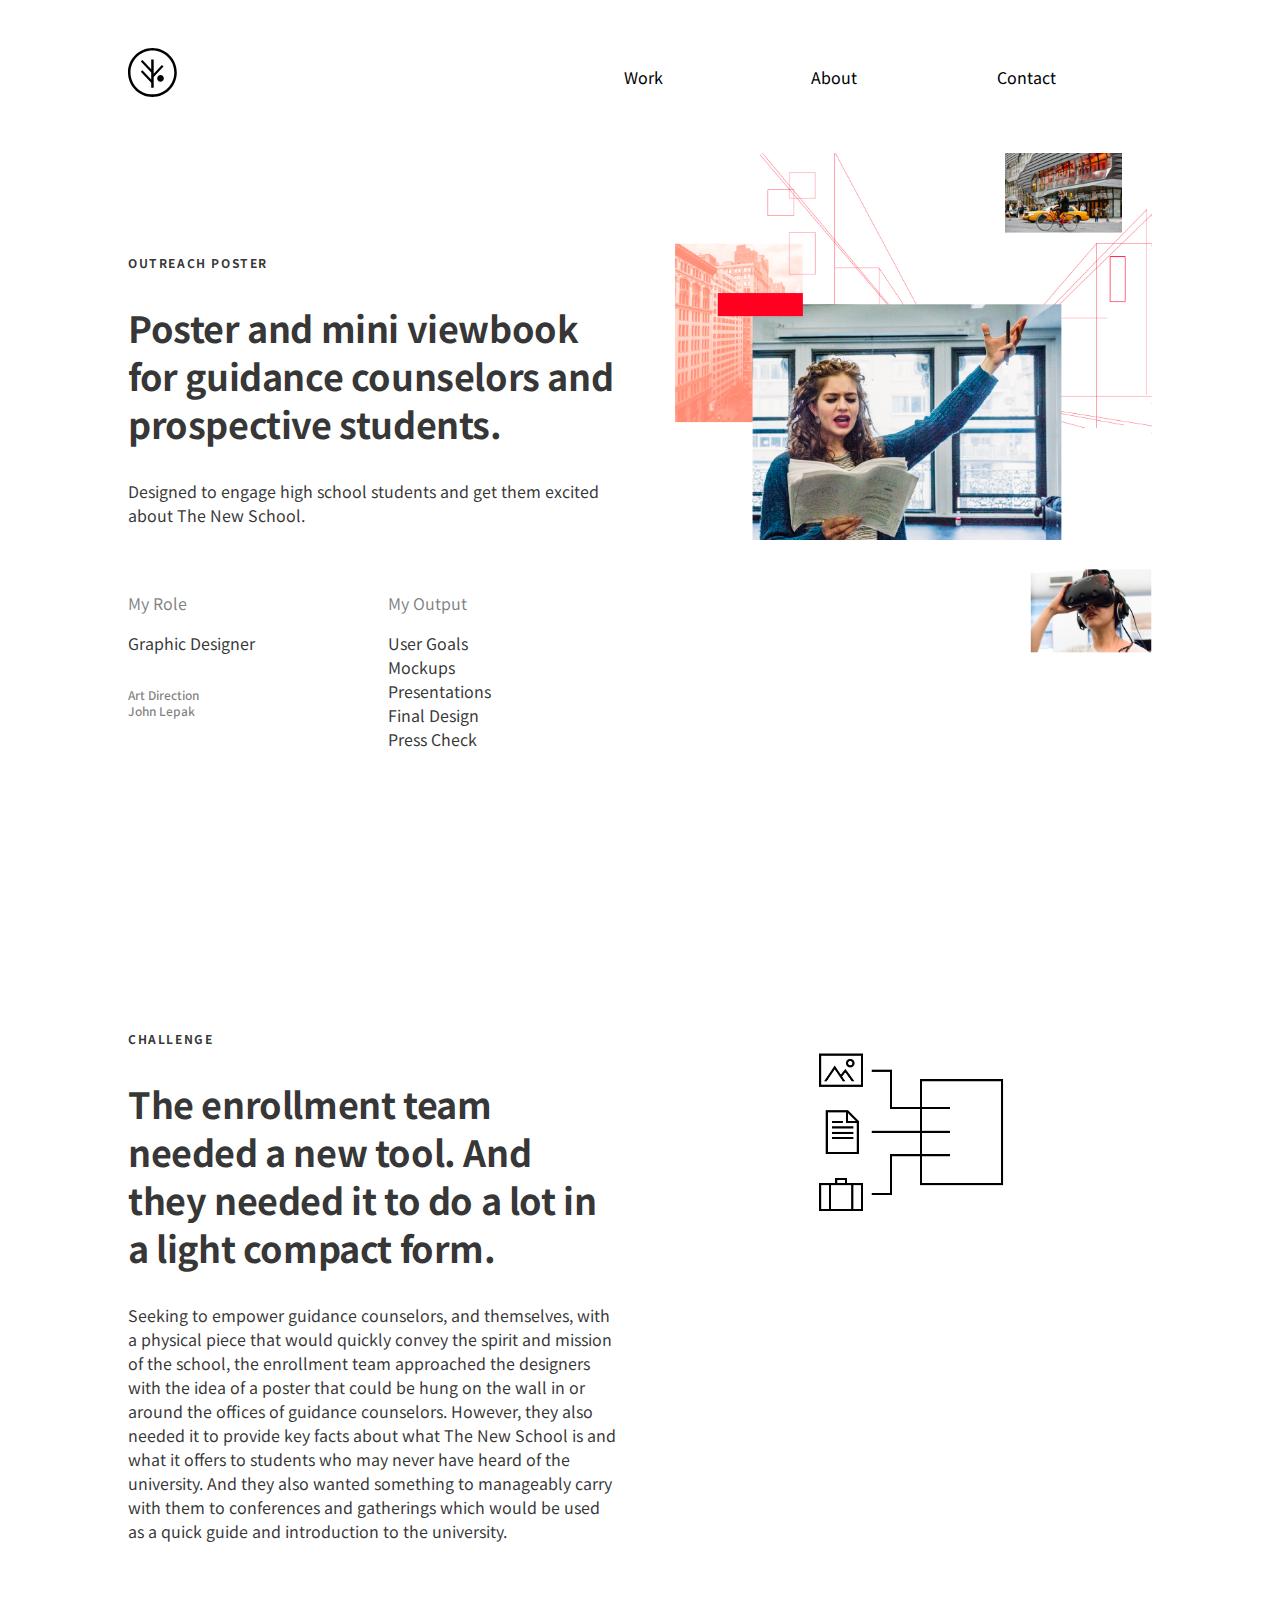
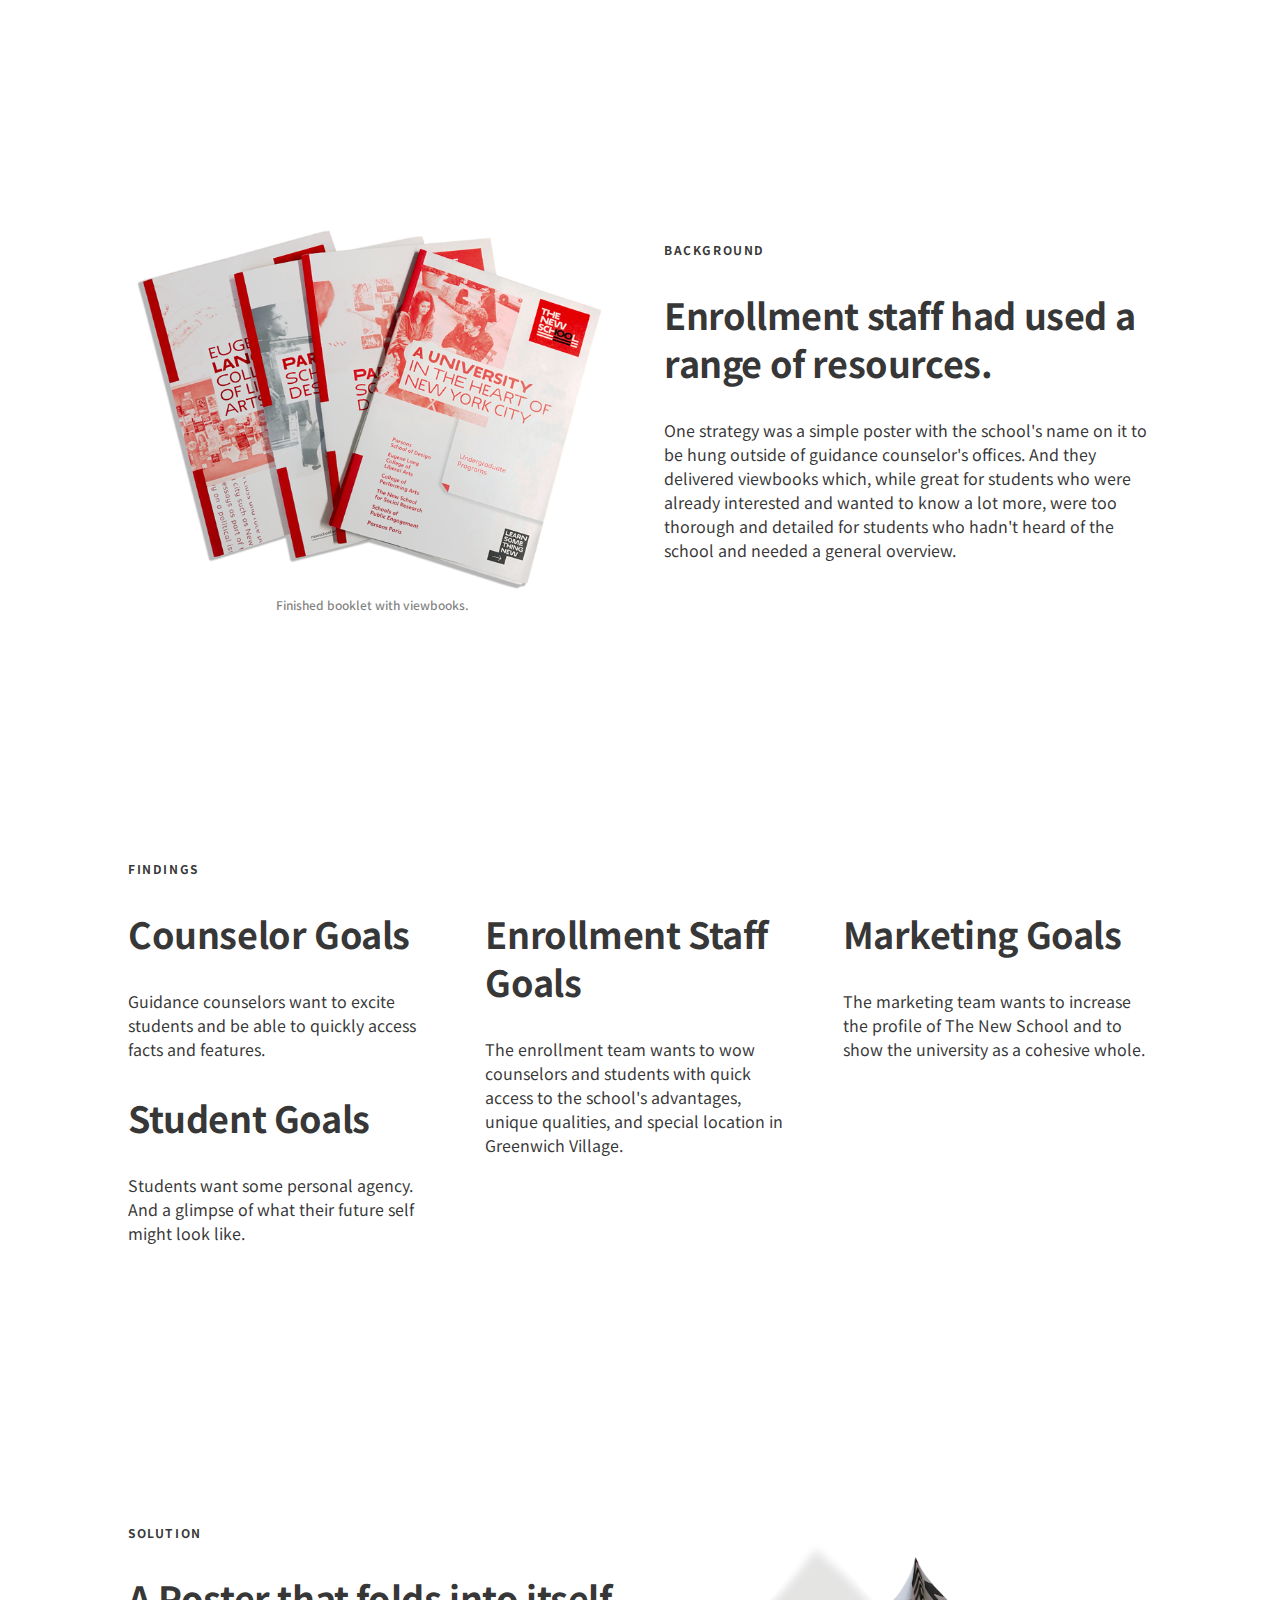
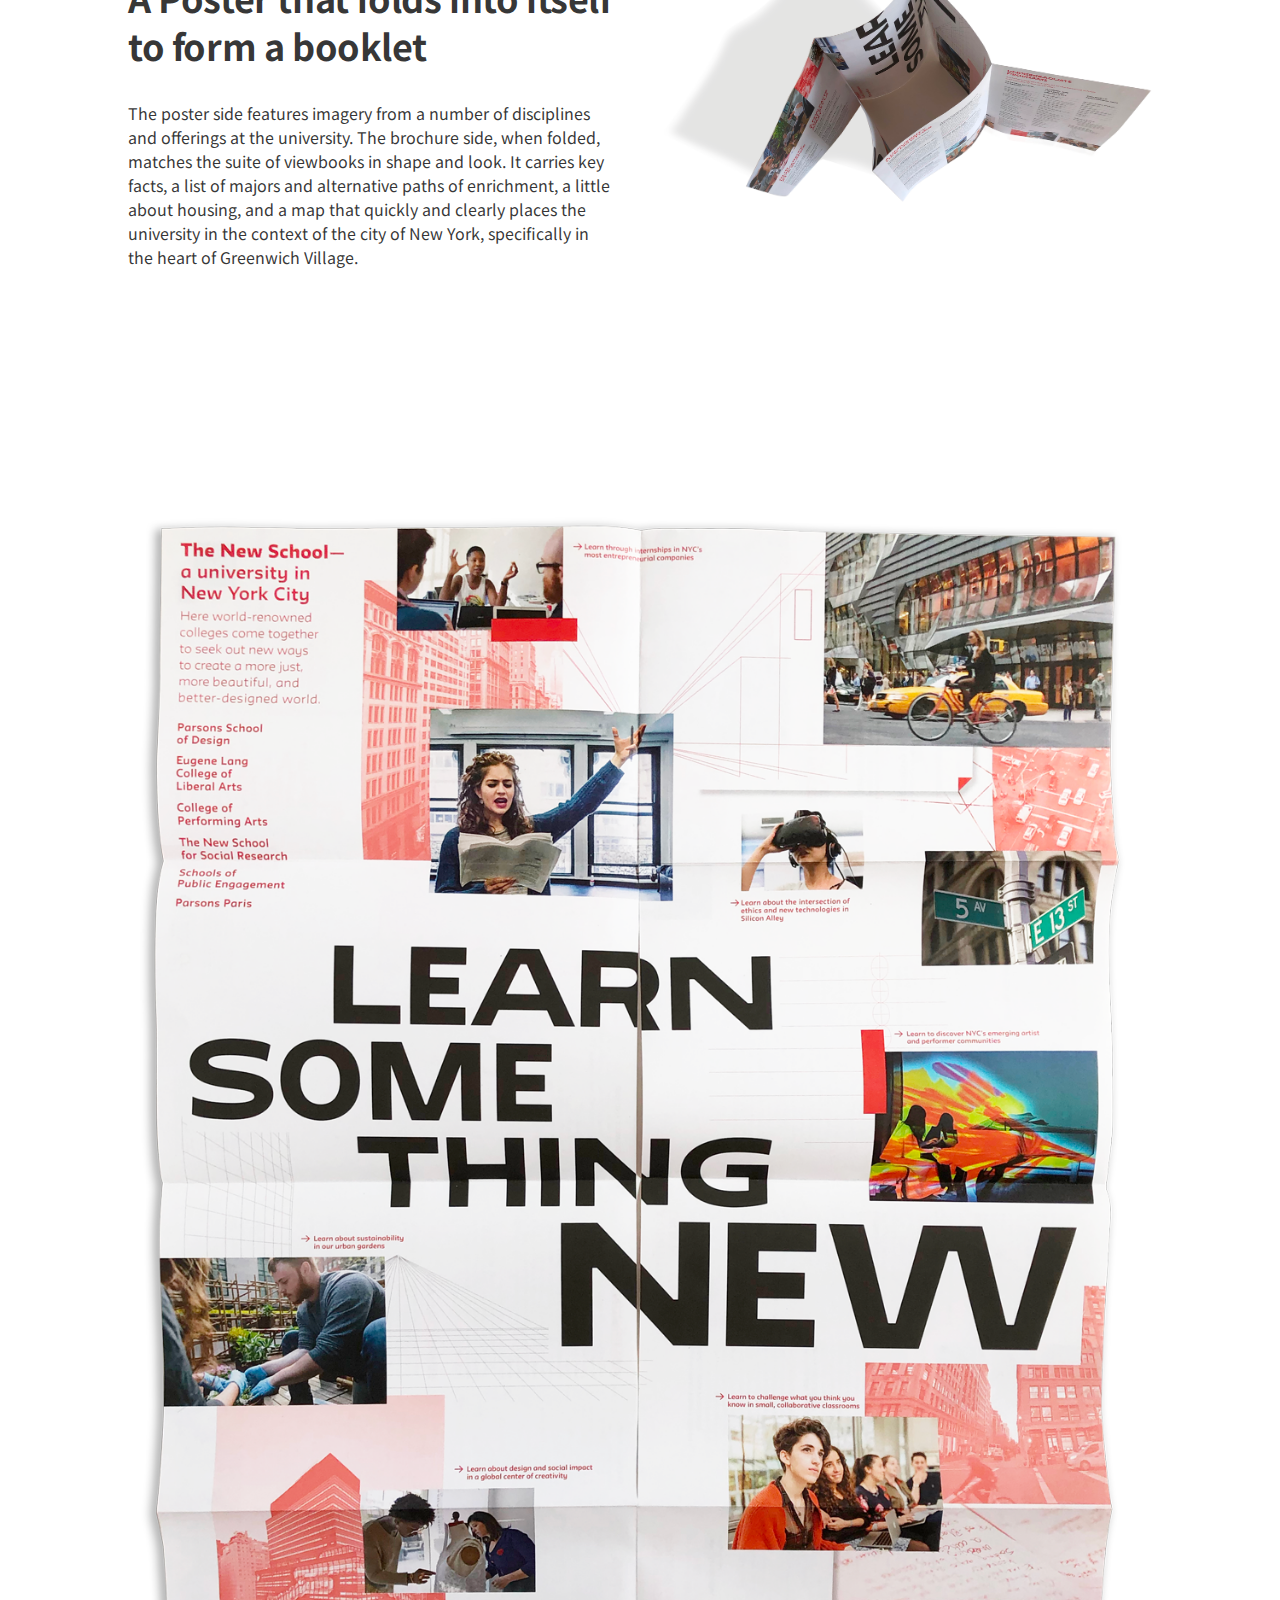
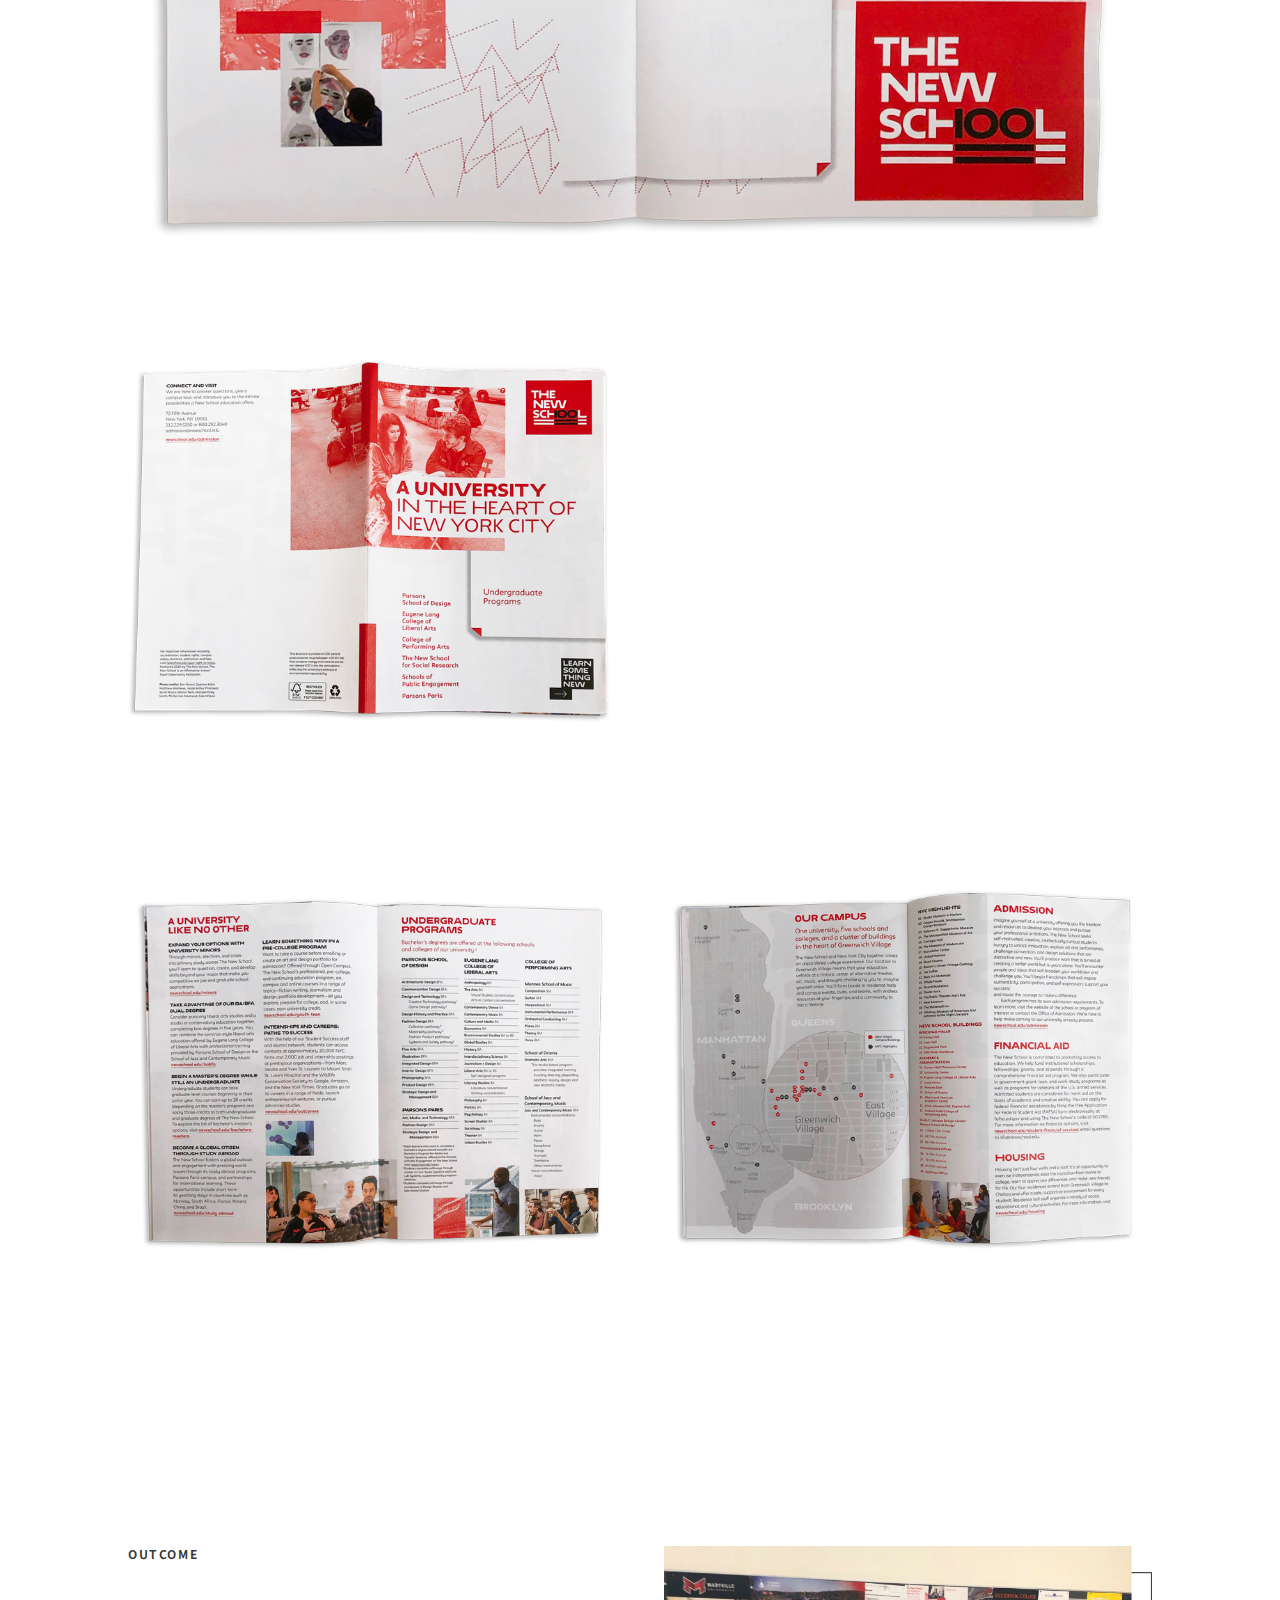
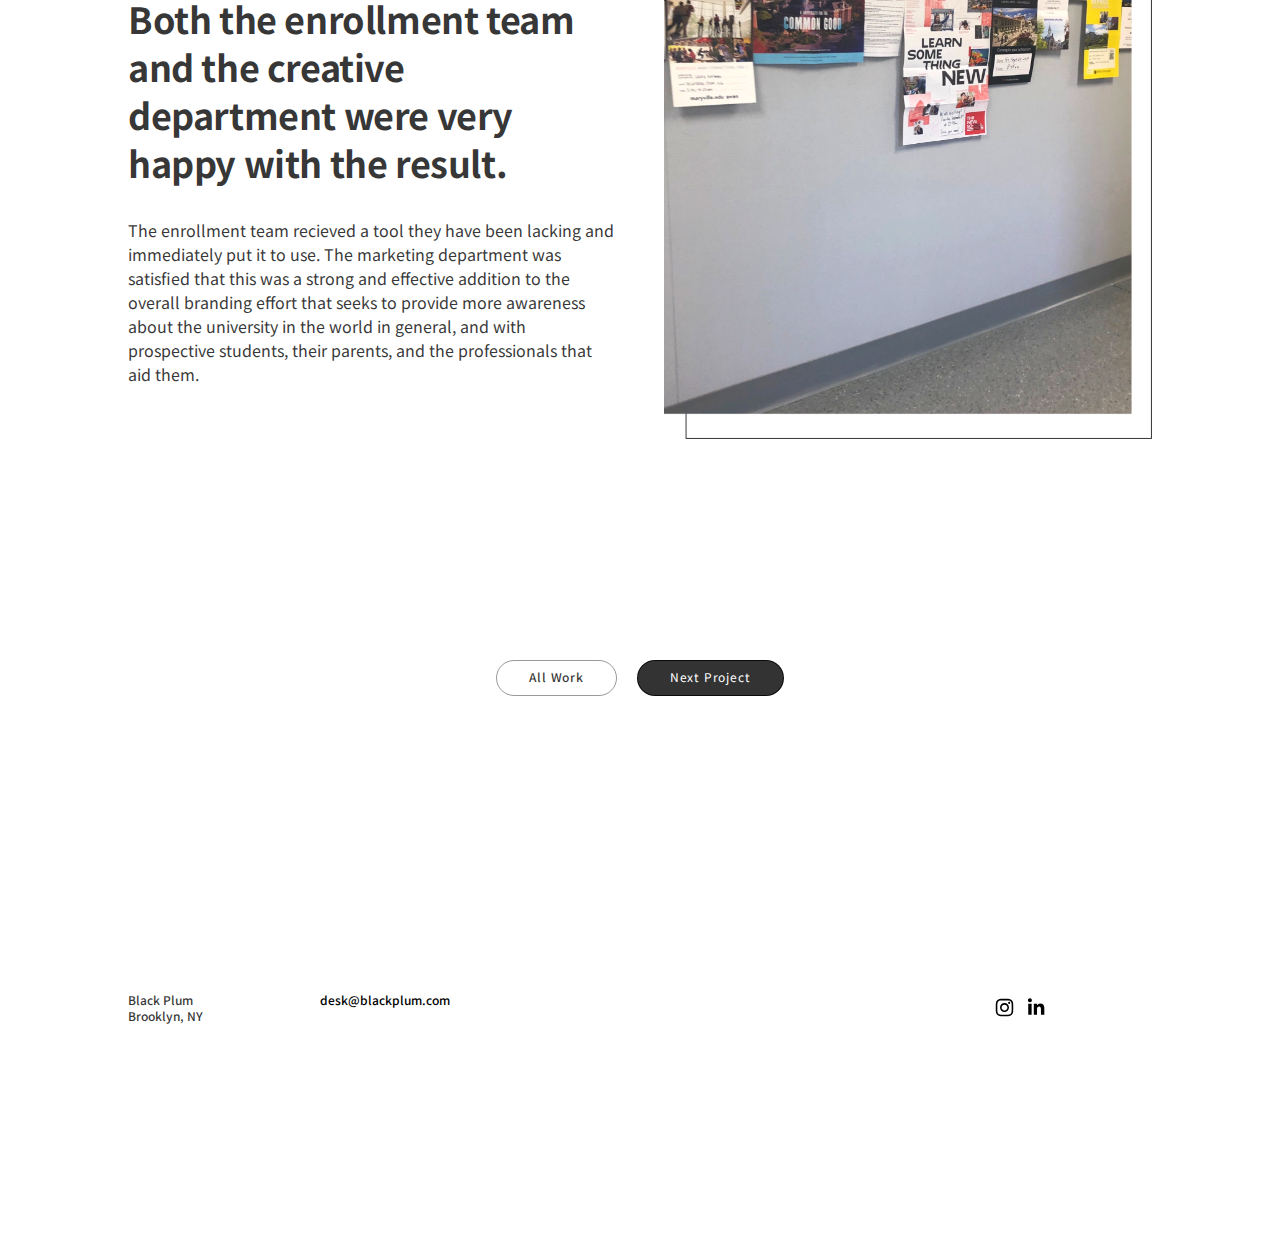
<file: TNS_Poster.html>
<!DOCTYPE html>
<html lang="en">
<head>

  <!-- Basic Page Needs
  –––––––––––––––––––––––––––––––––––––––––––––––––– -->
  <meta charset="utf-8">
  <title>Black Plum</title>
  <meta name="description" content="Designer Trent Williams">
  <meta name="author" content="Trent Williams">

  <!-- Mobile Specific Metas
  –––––––––––––––––––––––––––––––––––––––––––––––––– -->
  <meta name="viewport" content="width=device-width, initial-scale=1">

  <!-- FONT
  –––––––––––––––––––––––––––––––––––––––––––––––––– -->
  <link href='https://fonts.googleapis.com/css2?family=Noto+Sans+JP:wght@100;300;400;500;700;900&display=swap' rel='stylesheet' type='text/css'>




  <!-- CSS
  –––––––––––––––––––––––––––––––––––––––––––––––––– -->
  <link rel="stylesheet" href="css/normalize.css">
    <link rel="stylesheet" href="css/gridnik.css">

  <!-- Favicon
  –––––––––––––––––––––––––––––––––––––––––––––––––– -->
  <link rel="icon" type="image/png" href="images/favicon.png">

</head>
<body>

  <!-- Primary Page Layout
  –––––––––––––––––––––––––––––––––––––––––––––––––– -->
<div class="vessel">

<header class="topnav">
  <div>
    <a href="index.html" title="Black Plum Design Trent Williams">
      <?xml version="1.0" encoding="UTF-8" standalone="no"?>
      <svg xmlns="http://www.w3.org/2000/svg" x="0px" y="0px" width="52" height="52" viewBox="0 0 52 52">
  	<path
  		style="fill:#000000"
      d="M35.8,30.4c0,1.8-1.5,3.3-3.3,3.3s-3.3-1.5-3.3-3.3c0-1.8,1.5-3.3,3.3-3.3S35.8,28.6,35.8,30.4z"/>
      <path d="M24.4,48.9C11,48.9,0,37.9,0,24.4C0,11,11,0,24.4,0s24.4,11,24.4,24.4C48.8,37.9,37.9,48.9,24.4,48.9z M24.4,2.5
      c-12.1,0-21.9,9.8-21.9,21.9s9.8,21.9,21.9,21.9s21.9-9.8,21.9-21.9S36.5,2.5,24.4,2.5z"/>
      <polygon points="35.5,18.5 33.9,17 25.7,25.7 25.7,11.4 23.2,11.4 23.2,21.3 14.4,12.1 12.8,13.6 23.2,24.6 23.2,31.6 14.4,22.3
      12.8,23.8 23.2,34.8 23.2,39.7 25.7,39.7 25.7,29 "/>
    </svg>
    </a>
  </div>
  <div><a href="work.html" title="Work Page">Work</a></div>
  <div><a href="About.html" title="About Page">About</a></div>
  <div><a href="Contact.html" title="Contact Page">Contact</a></div>
</header>


  <article class="teasers">
    <div class="hed_interior_alt">
      <div class="box1"><br></div>
      <div class="box1"><p class="eyebrow">OUTREACH POSTER</p><h2> Poster and mini viewbook for guidance counselors and prospective students.</h2> <p>Designed to engage high school students and get them excited about The New School.
      </div>
      <div class="box2"><p class="fifty tight">My Role<p>Graphic Designer</p><p class="fifty small">Art Direction<br>John Lepak</p></div>
      <div class="box3"><p class="fifty tight">My Output<p>
        User Goals<br>
        Mockups<br>
        Presentations<br>
        Final Design<br>
        Press Check
      </div>
    </div>
    <div  style="text-align: center"><img src="images/TNS_poster_thumb_top.png" class="u-full-width" alt="Student outreach poster"></div>

    <div class="box1 row_space"><br></div>

    <div><p class="eyebrow">CHALLENGE</p><h2>The enrollment team needed a new tool. And they needed it to do a lot in a light compact form.</h2> <p>
      Seeking to empower guidance counselors, and themselves, with a physical piece that would quickly convey the spirit and mission of the school, the enrollment team approached the designers with the idea of a poster that could be hung on the wall in or around the offices of guidance counselors. However, they also needed it to provide key facts about what The New School is and what it offers to students who may never have heard of the university. And they also wanted something to manageably carry with them to conferences and gatherings which would be used as a quick guide and introduction to the university.
  </div>
  <div style="text-align: center"><img src="images/TNS_Consolidate_Poster_Illusto.png" class="u-half-width" alt="Consolidate Illustration"></div>

  <div class="box1 row_space"><br></div>



<div class="box1">
<div class="alternating_a">
  <div class="image_box_a top_pad_2"  style="text-align: center"><img src="images/TNS_poster_viewbooks.png" class="u-full-width" alt="Poster/Booklet with viewbooks"><br><p class="small fifty">Finished booklet with viewbooks.</p>
  </div>
    <div><br></div>
    <div><p class="eyebrow">BACKGROUND</p><h2>Enrollment staff had used a range of resources.</h2> <p>
      One strategy was a simple poster with the school's name on it to be hung outside of guidance counselor's offices. And they delivered viewbooks which, while great for students who were already interested and wanted to know a lot more, were too thorough and detailed for students who hadn't heard of the school and needed a general overview.
    </div>
    <div><br></div>
</div>
</div>

<div class="box1 row_space"><br></div>

<div class="box1">
<div class="three_col_grid">
  <div class="box_col_3span"><p class="eyebrow">FINDINGS</p>
  </div>
  <div class="box2"><h2>
Counselor Goals</h2><p>Guidance counselors want to excite students and be able to quickly access facts and features.</p> <h2>Student Goals</h2><p>Students want some personal agency. And a glimpse of what their future self might look like.
  </div>
  <div class="box3"><h2>Enrollment Staff Goals</h2>
    <p>The enrollment team wants to wow counselors and students with quick access to the school's advantages, unique qualities, and special location in Greenwich Village.
  </div>
  <div class="box4"><h2>Marketing Goals</h2><p>The marketing team wants to increase the profile of The New School and to show the university as a cohesive whole.
  </div>
</div>
</div>

<div class="box1 row_space"><br></div>

<div><p class="eyebrow">SOLUTION</p><h2>A Poster that folds into itself to form a booklet</h2> <p>
  The poster side features imagery from a number of disciplines and offerings at the university. The brochure side, when folded, matches the suite of viewbooks in shape and look. It carries key facts, a list of majors and alternative paths of enrichment, a little about housing, and a map that quickly and clearly places the university in the context of the city of New York, specifically in the heart of Greenwich Village.
</div>
<div style="text-align: center"><img src="images/TNS_poster_folds.png" class="u-full-width" alt="French folds of poster"></div>

<div class="box1 row_space"><br></div>

<div class="box1"><img src="images/TNS_poster_fullOpen.png" class="u-full-width" alt="Full poster view"></div>

<div style="text-align: center"><img src="images/TNS_poster_cover.png" class="u-full-width" alt="Booklet cover"></div>
<div><br></div>

<div style="text-align: center"><img src="images/TNS_poster_spreadA.png" class="u-full-width" alt="Booklet spread"></div>
<div style="text-align: center"><img src="images/TNS_poster_spreadB.png" class="u-full-width" alt="Booklet spread"></div>


<div class="box1 row_space"><br></div>


<div><p class="eyebrow">OUTCOME</p><h2>Both the enrollment team and the creative department were very happy with the result.</h2> <p>
   The enrollment team recieved a tool they have been lacking and immediately put it to use. The marketing department was satisfied that this was a strong and effective addition to the overall branding effort that seeks to provide more awareness about the university in the world in general, and with prospective students, their parents, and the professionals that aid them.
</div>
<div style="text-align: center"><img src="images/TNS_Poster_In-Context.png" class="u-full-width" alt="Poster in a school"></div>






    <div class="box1 row_space"><br></div>

    <div class="box1" style="text-align: center">
    <a href="work.html" title="Work Page Button" class="nodecor">
    <div class="button" style="margin: 0 1rem 0 0;">All Work</div>
    </a>
    <a href="TNS_Cities.html" title="Next Project Button" class="nodecor">
    <div class="button button-primary ">Next Project</div>
    </a>
    </div>

    <div class="box1 row_space"><br></div>

  </article>


<footer class="footmatter">
  <div class="small">Black Plum<br>Brooklyn, NY
  </div>
  <div class="small"><a href="mailto:desk@blackplum.com">desk@blackplum.com</a>
  </div>
  <div>
    <a href="https://www.instagram.com/black_plum_design" title="Instagram">
    <?xml version="1.0" encoding="UTF-8" standalone="no"?>
      <svg xmlns="http://www.w3.org/2000/svg" x="0px" y="0px" width="25" height="25" viewBox="0 40 512 512">
      	<path
      		style="fill:#000000"
          d='M256 109.3c47.8 0 53.4 0.2 72.3 1 17.4 0.8 26.9 3.7 33.2 6.2 8.4 3.2 14.3 7.1 20.6 13.4 6.3 6.3 10.1 12.2 13.4 20.6 2.5 6.3 5.4 15.8 6.2 33.2 0.9 18.9 1 24.5 1 72.3s-0.2 53.4-1 72.3c-0.8 17.4-3.7 26.9-6.2 33.2 -3.2 8.4-7.1 14.3-13.4 20.6 -6.3 6.3-12.2 10.1-20.6 13.4 -6.3 2.5-15.8 5.4-33.2 6.2 -18.9 0.9-24.5 1-72.3 1s-53.4-0.2-72.3-1c-17.4-0.8-26.9-3.7-33.2-6.2 -8.4-3.2-14.3-7.1-20.6-13.4 -6.3-6.3-10.1-12.2-13.4-20.6 -2.5-6.3-5.4-15.8-6.2-33.2 -0.9-18.9-1-24.5-1-72.3s0.2-53.4 1-72.3c0.8-17.4 3.7-26.9 6.2-33.2 3.2-8.4 7.1-14.3 13.4-20.6 6.3-6.3 12.2-10.1 20.6-13.4 6.3-2.5 15.8-5.4 33.2-6.2C202.6 109.5 208.2 109.3 256 109.3M256 77.1c-48.6 0-54.7 0.2-73.8 1.1 -19 0.9-32.1 3.9-43.4 8.3 -11.8 4.6-21.7 10.7-31.7 20.6 -9.9 9.9-16.1 19.9-20.6 31.7 -4.4 11.4-7.4 24.4-8.3 43.4 -0.9 19.1-1.1 25.2-1.1 73.8 0 48.6 0.2 54.7 1.1 73.8 0.9 19 3.9 32.1 8.3 43.4 4.6 11.8 10.7 21.7 20.6 31.7 9.9 9.9 19.9 16.1 31.7 20.6 11.4 4.4 24.4 7.4 43.4 8.3 19.1 0.9 25.2 1.1 73.8 1.1s54.7-0.2 73.8-1.1c19-0.9 32.1-3.9 43.4-8.3 11.8-4.6 21.7-10.7 31.7-20.6 9.9-9.9 16.1-19.9 20.6-31.7 4.4-11.4 7.4-24.4 8.3-43.4 0.9-19.1 1.1-25.2 1.1-73.8s-0.2-54.7-1.1-73.8c-0.9-19-3.9-32.1-8.3-43.4 -4.6-11.8-10.7-21.7-20.6-31.7 -9.9-9.9-19.9-16.1-31.7-20.6 -11.4-4.4-24.4-7.4-43.4-8.3C310.7 77.3 304.6 77.1 256 77.1L256 77.1z'/>
          <path
            style="fill:#000000"
            d='M256 164.1c-50.7 0-91.9 41.1-91.9 91.9s41.1 91.9 91.9 91.9 91.9-41.1 91.9-91.9S306.7 164.1 256 164.1zM256 315.6c-32.9 0-59.6-26.7-59.6-59.6s26.7-59.6 59.6-59.6 59.6 26.7 59.6 59.6S288.9 315.6 256 315.6z'/>
            <circle
            style="fill:#000000"
            cx='351.5' cy='160.5' r='21.5'/>
    </a>

<a href="http://www.linkedin.com/in/willmstrent" title="LinkedIn">
<?xml version="1.0" encoding="UTF-8" standalone="no"?>
<svg xmlns="http://www.w3.org/2000/svg" x="0px" y="0px" width="30" height="30" viewBox="0 0 512 512">
  <path
    style="fill:#000000" d='M186.4 142.4c0 19-15.3 34.5-34.2 34.5 -18.9 0-34.2-15.4-34.2-34.5 0-19 15.3-34.5 34.2-34.5C171.1 107.9 186.4 123.4 186.4 142.4zM181.4 201.3h-57.8V388.1h57.8V201.3zM273.8 201.3h-55.4V388.1h55.4c0 0 0-69.3 0-98 0-26.3 12.1-41.9 35.2-41.9 21.3 0 31.5 15 31.5 41.9 0 26.9 0 98 0 98h57.5c0 0 0-68.2 0-118.3 0-50-28.3-74.2-68-74.2 -39.6 0-56.3 30.9-56.3 30.9v-25.2H273.8z'/>
    </a>
  </div>
</footer>
</div>

<!-- End Document
  –––––––––––––––––––––––––––––––––––––––––––––––––– -->
</body>
</html>
</file>
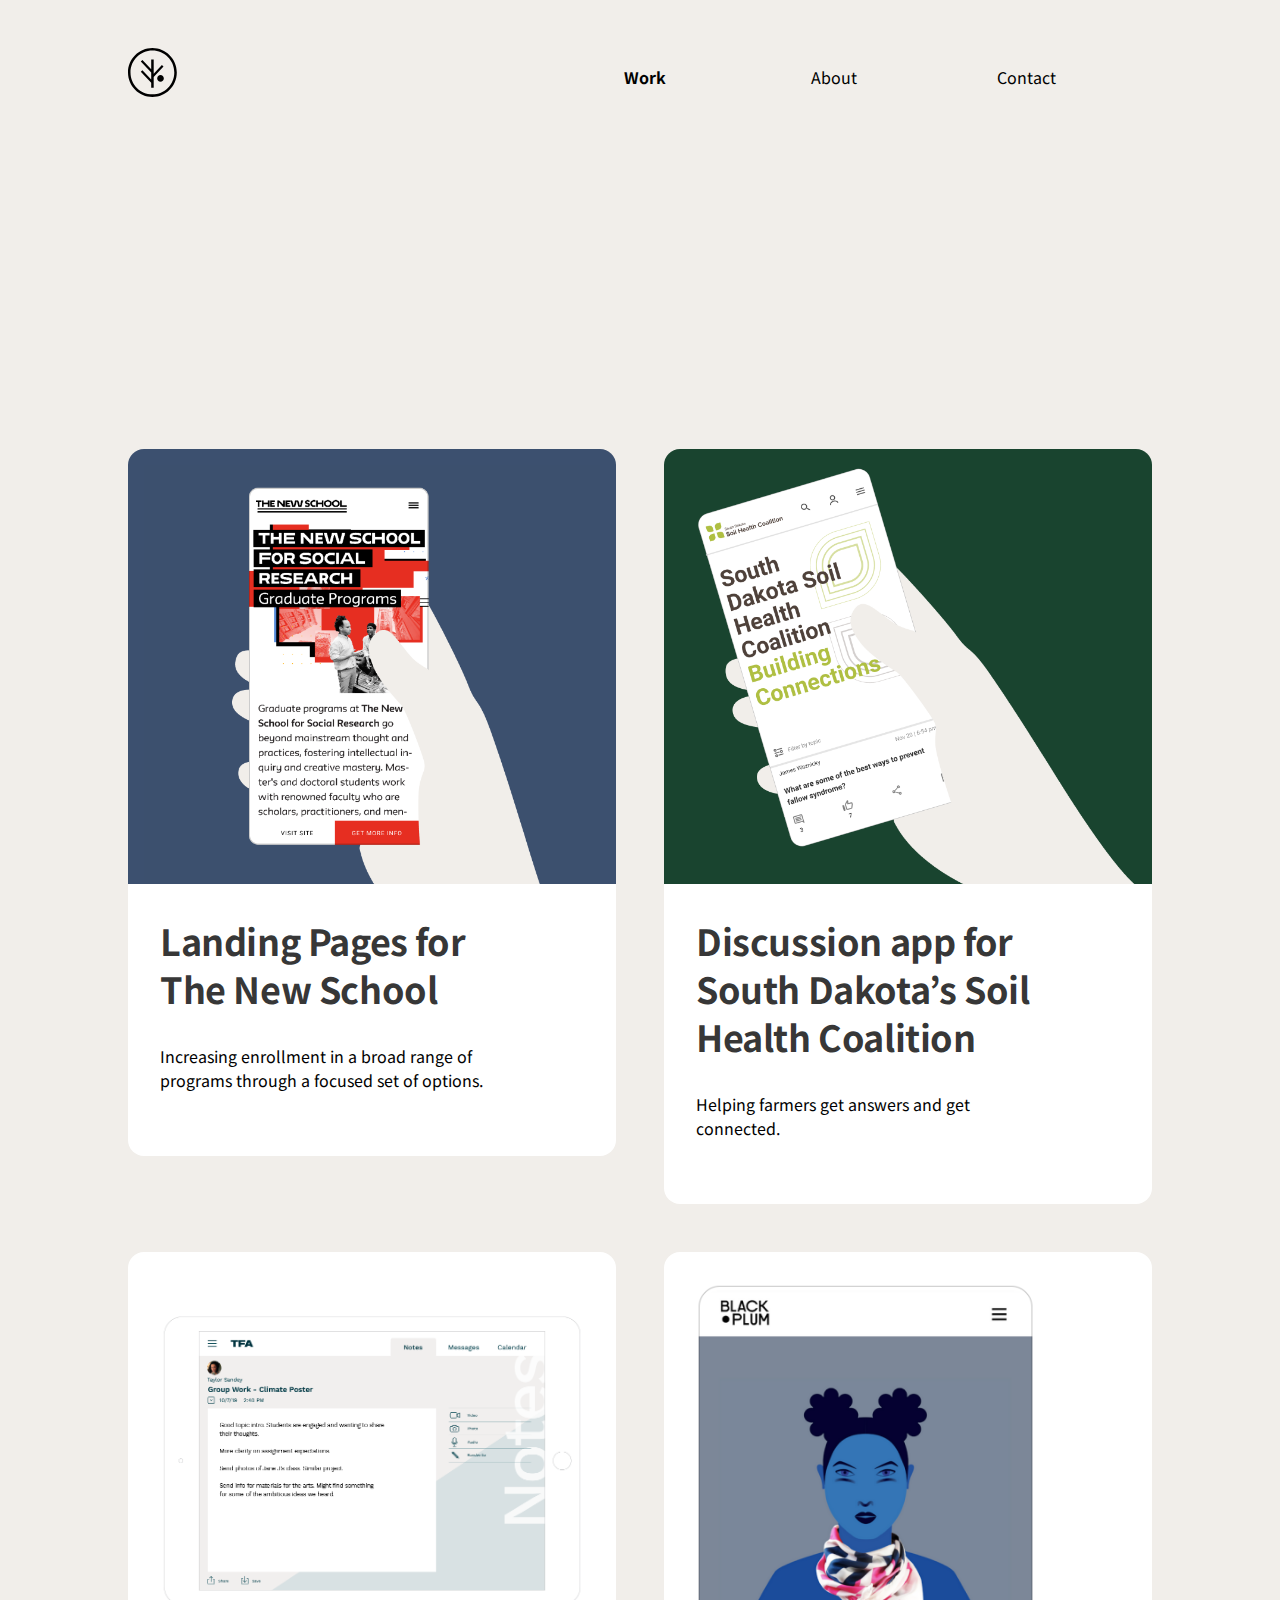
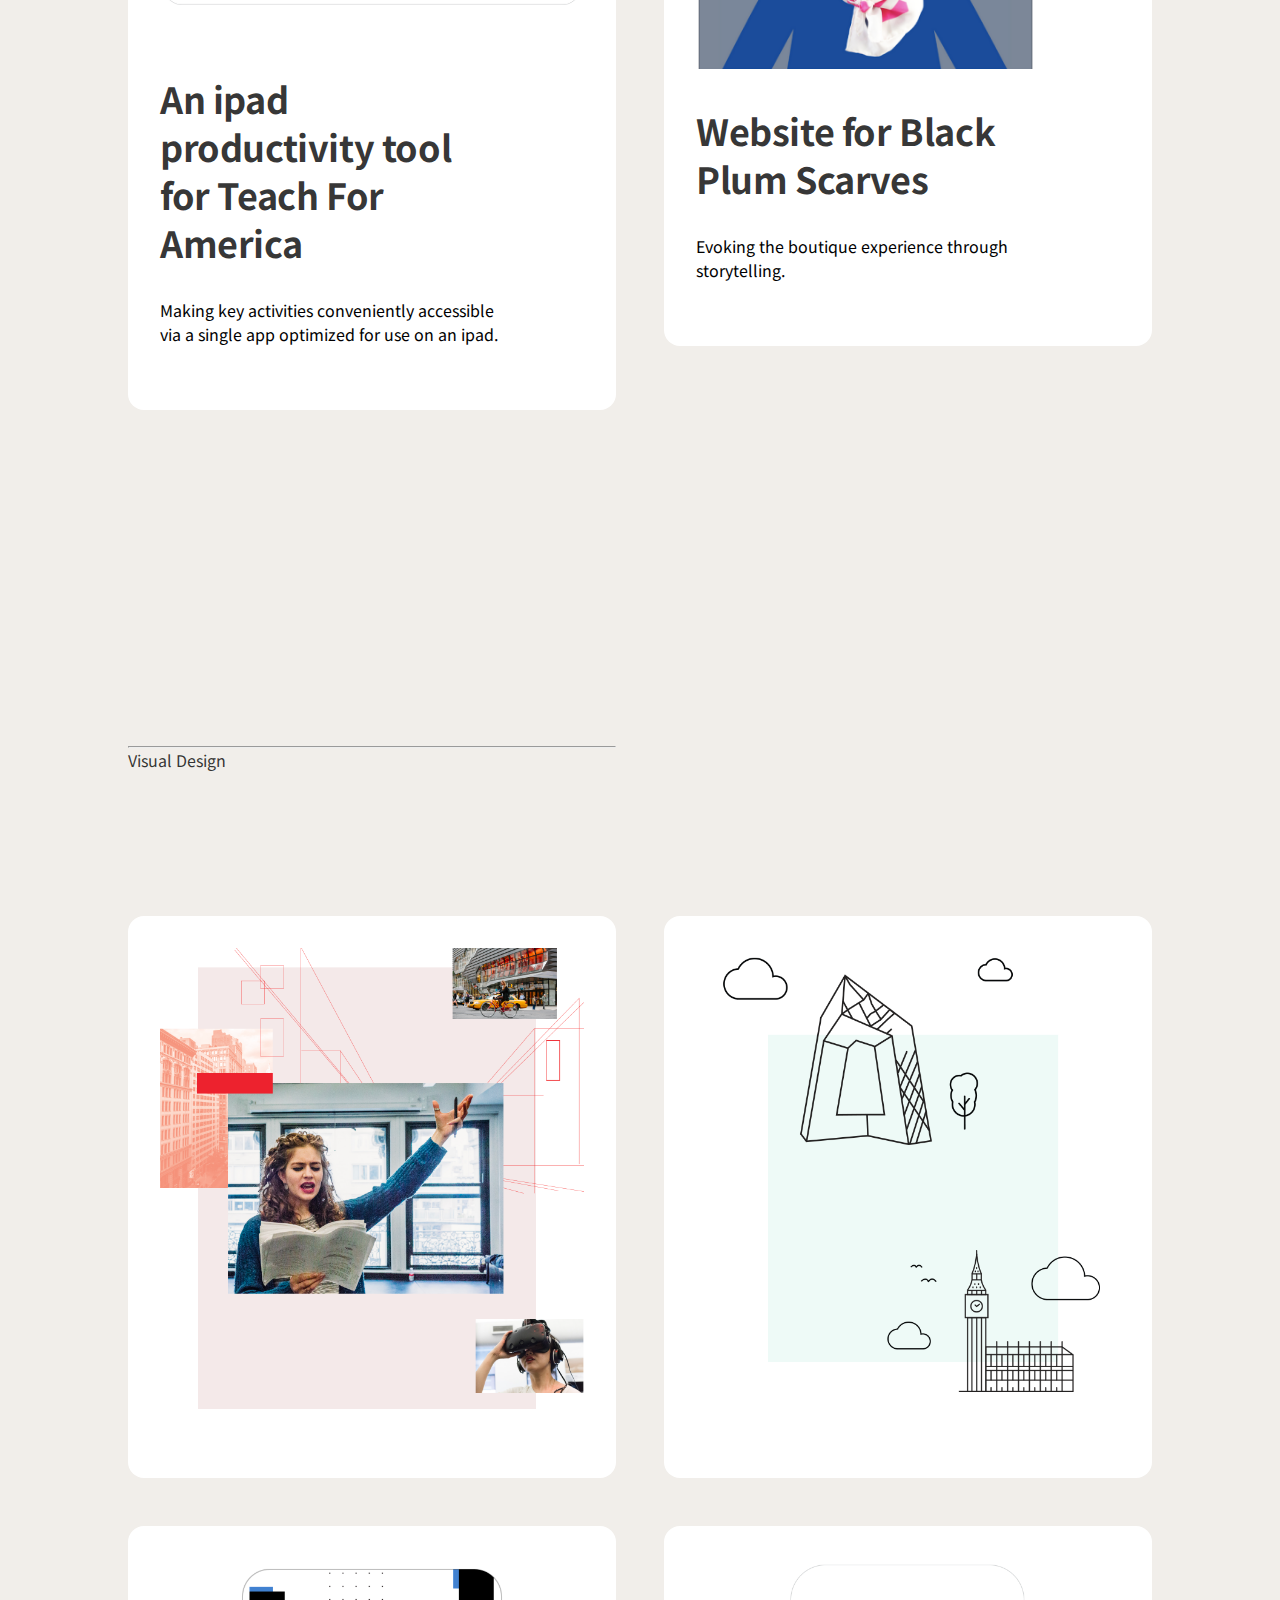
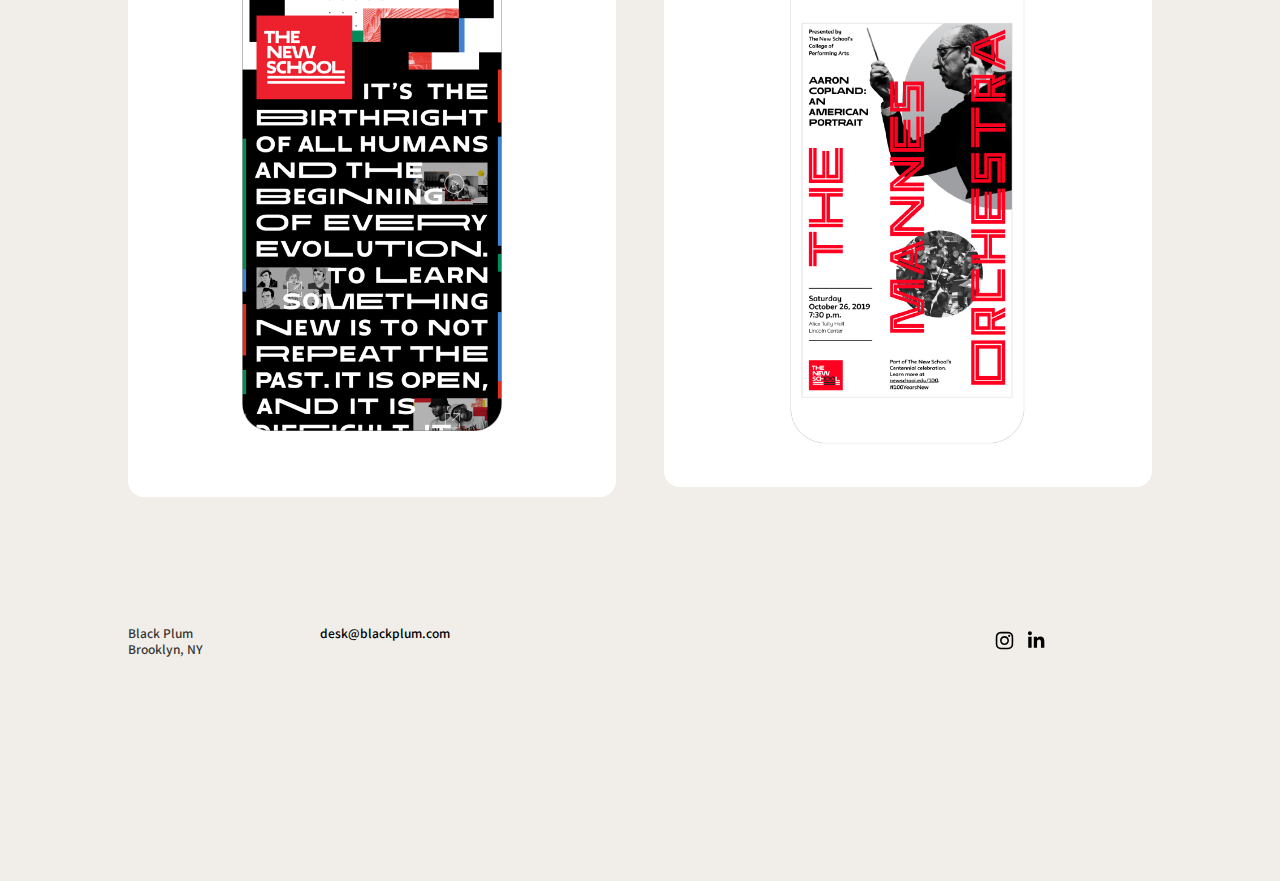
<file: work.html>
<!DOCTYPE html>
<html lang="en">
<head>

  <!-- Basic Page Needs
  –––––––––––––––––––––––––––––––––––––––––––––––––– -->
  <meta charset="utf-8">
  <title>Black Plum</title>
  <meta name="description" content="Designer Trent Williams">
  <meta name="author" content="Trent Williams">

  <!-- Mobile Specific Metas
  –––––––––––––––––––––––––––––––––––––––––––––––––– -->
  <meta name="viewport" content="width=device-width, initial-scale=1">

  <!-- FONT
  –––––––––––––––––––––––––––––––––––––––––––––––––– -->
  <link href='https://fonts.googleapis.com/css2?family=Noto+Sans+JP:wght@100;300;400;500;700;900&display=swap' rel='stylesheet' type='text/css'>




  <!-- CSS
  –––––––––––––––––––––––––––––––––––––––––––––––––– -->
  <link rel="stylesheet" href="css/normalize.css">
    <link rel="stylesheet" href="css/gridnik.css">

  <!-- Favicon
  –––––––––––––––––––––––––––––––––––––––––––––––––– -->
  <link rel="icon" type="image/png" href="images/favicon.png">

</head>
<body class="pagecolor">

  <!-- Primary Page Layout
  –––––––––––––––––––––––––––––––––––––––––––––––––– -->
<div class="vessel">

<header class="topnav">
  <div>
    <a href="index.html" title="Black Plum Design Trent Williams">
      <?xml version="1.0" encoding="UTF-8" standalone="no"?>
      <svg xmlns="http://www.w3.org/2000/svg" x="0px" y="0px" width="52" height="52" viewBox="0 0 52 52">
  	<path
  		style="fill:#000000"
      d="M35.8,30.4c0,1.8-1.5,3.3-3.3,3.3s-3.3-1.5-3.3-3.3c0-1.8,1.5-3.3,3.3-3.3S35.8,28.6,35.8,30.4z"/>
      <path d="M24.4,48.9C11,48.9,0,37.9,0,24.4C0,11,11,0,24.4,0s24.4,11,24.4,24.4C48.8,37.9,37.9,48.9,24.4,48.9z M24.4,2.5
      c-12.1,0-21.9,9.8-21.9,21.9s9.8,21.9,21.9,21.9s21.9-9.8,21.9-21.9S36.5,2.5,24.4,2.5z"/>
      <polygon points="35.5,18.5 33.9,17 25.7,25.7 25.7,11.4 23.2,11.4 23.2,21.3 14.4,12.1 12.8,13.6 23.2,24.6 23.2,31.6 14.4,22.3
      12.8,23.8 23.2,34.8 23.2,39.7 25.7,39.7 25.7,29 "/>
    </svg>
    </a>
  </div>
  <div><a href="work.html" title="Work Page"><strong>Work</strong></a></div>
  <div><a href="About.html" title="About Page">About</a></div>
  <div><a href="Contact.html" title="Contact Page">Contact</a></div>
</header>


  <article class="teasers">


    <div class="box1 row_space" style="margin-top: 8rem"><br></div>

    <a href="TNS_Landing.html" class="nodecor" title="The New School landing pages">
    <div class="card_grid">
      <div class="card_half_top card_color_a"><img src="images/TNS_Landing_Homepage_2.png" class="u-full-width">
      </div>
      <div class="card_half_bottom"><h2 class="textbreak"> Landing Pages for The New School</h2> <p class="textbreak">Increasing enrollment in a broad range of programs through a focused set of options.
      </div>
    </div></a>

    <a href="South-Dakota_Soil-Health.html" class="nodecor" title="South Dakota Soil Health App">
    <div class="card_grid">
      <div class="card_half_top card_color_b"><img src="images/South-Dakota_Homepage_3.png" class="u-full-width">
      </div>
      <div class="card_half_bottom">
      <h2 class="textbreak">Discussion app for South Dakota&#8217;s Soil Health Coalition</h2> <p class="textbreak">Helping farmers get answers and get connected.
      </div>
    </div></a>


    <a href="TFA.html" class="nodecor" title="Teach for America">
    <div class="card"><img src="images/TFA_Homepage.png" class="u-full-width" style="margin-bottom: 2rem"><h2 class="textbreak">An ipad productivity tool for Teach For America</h2> <p class="textbreak">Making key activities conveniently accessible via a single app optimized for use on an ipad.</div></a>

    <a href="Black-Plum_Scarves.html" class="nodecor" title="Black Plum scarves website">
    <div class="card"><img src="images/Black-Plum_Scarves_Homepage.png" class="u-full-width textbreak" style="margin-bottom: 2rem"><h2 class="textbreak">Website for Black Plum Scarves</h2> <p class="textbreak">Evoking the boutique experience through storytelling.</div></a>

    <div style="margin-top: 18rem; margin-bottom: 6rem"><hr>Visual Design</div><div><br></div>

    <a href="TNS_Poster.html" class="nodecor" title="The New School undergrad recruiting poster">
      <div class="card"><img src="images/TNS_poster_thumb.png" class="u-full-width"></div></a>

    <a href="TNS_Cities.html" class="nodecor" title="The New School undergrad recruiting poster">
    <div class="card"><img src="images/TNS_cities_1.png" class="u-full-width"></div></a>

    <a href="TNS_Awareness.html" class="nodecor" title="The New School manifesto landing page">
    <div class="card"><img src="images/TNS_awareness_thumb.png" class="u-full-width"></div></a>

    <a href="TNS_Mannes.html" class="nodecor" title="The New School Mannes orchestra poster">
    <div class="card"><img src="images/TNS_Mannes_Hero.png" class="u-full-width"></div></a>

  </article>


<footer class="footmatter">
  <div class="small">Black Plum<br>Brooklyn, NY
  </div>
  <div class="small"><a href="mailto:desk@blackplum.com">desk@blackplum.com</a>
  </div>
  <div>
    <a href="https://www.instagram.com/black_plum_design" title="Instagram">
    <?xml version="1.0" encoding="UTF-8" standalone="no"?>
      <svg xmlns="http://www.w3.org/2000/svg" x="0px" y="0px" width="25" height="25" viewBox="0 40 512 512">
      	<path
      		style="fill:#000000"
          d='M256 109.3c47.8 0 53.4 0.2 72.3 1 17.4 0.8 26.9 3.7 33.2 6.2 8.4 3.2 14.3 7.1 20.6 13.4 6.3 6.3 10.1 12.2 13.4 20.6 2.5 6.3 5.4 15.8 6.2 33.2 0.9 18.9 1 24.5 1 72.3s-0.2 53.4-1 72.3c-0.8 17.4-3.7 26.9-6.2 33.2 -3.2 8.4-7.1 14.3-13.4 20.6 -6.3 6.3-12.2 10.1-20.6 13.4 -6.3 2.5-15.8 5.4-33.2 6.2 -18.9 0.9-24.5 1-72.3 1s-53.4-0.2-72.3-1c-17.4-0.8-26.9-3.7-33.2-6.2 -8.4-3.2-14.3-7.1-20.6-13.4 -6.3-6.3-10.1-12.2-13.4-20.6 -2.5-6.3-5.4-15.8-6.2-33.2 -0.9-18.9-1-24.5-1-72.3s0.2-53.4 1-72.3c0.8-17.4 3.7-26.9 6.2-33.2 3.2-8.4 7.1-14.3 13.4-20.6 6.3-6.3 12.2-10.1 20.6-13.4 6.3-2.5 15.8-5.4 33.2-6.2C202.6 109.5 208.2 109.3 256 109.3M256 77.1c-48.6 0-54.7 0.2-73.8 1.1 -19 0.9-32.1 3.9-43.4 8.3 -11.8 4.6-21.7 10.7-31.7 20.6 -9.9 9.9-16.1 19.9-20.6 31.7 -4.4 11.4-7.4 24.4-8.3 43.4 -0.9 19.1-1.1 25.2-1.1 73.8 0 48.6 0.2 54.7 1.1 73.8 0.9 19 3.9 32.1 8.3 43.4 4.6 11.8 10.7 21.7 20.6 31.7 9.9 9.9 19.9 16.1 31.7 20.6 11.4 4.4 24.4 7.4 43.4 8.3 19.1 0.9 25.2 1.1 73.8 1.1s54.7-0.2 73.8-1.1c19-0.9 32.1-3.9 43.4-8.3 11.8-4.6 21.7-10.7 31.7-20.6 9.9-9.9 16.1-19.9 20.6-31.7 4.4-11.4 7.4-24.4 8.3-43.4 0.9-19.1 1.1-25.2 1.1-73.8s-0.2-54.7-1.1-73.8c-0.9-19-3.9-32.1-8.3-43.4 -4.6-11.8-10.7-21.7-20.6-31.7 -9.9-9.9-19.9-16.1-31.7-20.6 -11.4-4.4-24.4-7.4-43.4-8.3C310.7 77.3 304.6 77.1 256 77.1L256 77.1z'/>
          <path
            style="fill:#000000"
            d='M256 164.1c-50.7 0-91.9 41.1-91.9 91.9s41.1 91.9 91.9 91.9 91.9-41.1 91.9-91.9S306.7 164.1 256 164.1zM256 315.6c-32.9 0-59.6-26.7-59.6-59.6s26.7-59.6 59.6-59.6 59.6 26.7 59.6 59.6S288.9 315.6 256 315.6z'/>
            <circle
            style="fill:#000000"
            cx='351.5' cy='160.5' r='21.5'/>
    </a>

<a href="http://www.linkedin.com/in/willmstrent" title="LinkedIn">
<?xml version="1.0" encoding="UTF-8" standalone="no"?>
<svg xmlns="http://www.w3.org/2000/svg" x="0px" y="0px" width="30" height="30" viewBox="0 0 512 512">
  <path
    style="fill:#000000" d='M186.4 142.4c0 19-15.3 34.5-34.2 34.5 -18.9 0-34.2-15.4-34.2-34.5 0-19 15.3-34.5 34.2-34.5C171.1 107.9 186.4 123.4 186.4 142.4zM181.4 201.3h-57.8V388.1h57.8V201.3zM273.8 201.3h-55.4V388.1h55.4c0 0 0-69.3 0-98 0-26.3 12.1-41.9 35.2-41.9 21.3 0 31.5 15 31.5 41.9 0 26.9 0 98 0 98h57.5c0 0 0-68.2 0-118.3 0-50-28.3-74.2-68-74.2 -39.6 0-56.3 30.9-56.3 30.9v-25.2H273.8z'/>
    </a>
  </div>
</footer>
</div>

<!-- End Document
  –––––––––––––––––––––––––––––––––––––––––––––––––– -->
</body>
</html>
</file>
<file: css/gridnik.css>
/* Global Settings
___________________________________*/

*{
    padding: 0px;
    margin: 0px;
}


/* * {
    outline: 1px solid red;
} */



.pagecolor {
     background-color: #F1EEEA;
     background-color: rgb(241,238,234);
         background:#F1EEEA;
         bgcolor:#F1EEEA;
         #safari { background-color:#F1EEEA }
   }


   body {
     font-size: 1rem;
     font-weight: 400;
     font-family: "Noto Sans JP", Helvetica, Arial, sans-serif;
     color: rgba(0, 0, 0, 0.8);
    }


/* Page layout grids
___________________________________*/

.vessel {
  width: 80%;
  max-width: 1500px;
  margin: 0 auto;
  padding: 0 0px;
  box-sizing: border-box;
}


.topnav {
  padding: 3rem 0 3rem 0;
  margin: 0;
  display: grid;
  grid-template-columns:  6fr 2fr 2fr 2fr;
  column-gap: 2rem;
  align-items: center;
}

@media (min-width: 1000px) {
.headline {
  display: grid;
  grid-template-columns:  8fr 4fr;
  column-gap: 2rem;
  height: 80vh;
  align-items: center;
}
}

@media (min-width: 1000px) {
.teasers_top {
  margin-bottom: 8rem;
  display: grid;
  grid-template-columns:  4fr 4fr;
  column-gap: 6rem;
  row-gap: 12rem;
}
}

@media (min-width: 1000px) {
.teasers {
  margin-bottom: 8rem;
  display: grid;
  grid-template-columns:  4fr 4fr;
  column-gap: 3rem;
  row-gap: 3rem;
}
}

.hed_interior {
  margin-bottom: 2rem;
  display: grid;
  grid-template-columns:  1fr 1fr;
  column-gap: 2rem;
  row-gap: 2rem;
}
.box1 {
  grid-column-start: 1;
  grid-column-end: 3;
}

@media (min-width: 1000px) {
.hed_interior {
  margin-bottom: 2rem;
  display: grid;
  grid-auto-rows: 1fr 1fr 1fr;
  grid-template-columns:  1fr 1fr;
  column-gap: 2rem;
  row-gap: 2rem;
  height: 80vh;
}

.box1 {
  grid-column-start: 1;
  grid-column-end: 3;
}

.box2 {
  grid-column-start: 1;
  grid-column-end: 2;
}

.box3 {
  grid-column-start: 2;
  grid-column-end: 3;
}

.box4 {
  grid-column-start: 3;
  grid-column-end: 4;
}
}

.hed_interior_alt {
  margin-bottom: 2rem;
  display: grid;
  grid-template-columns:  1fr 1fr;
  column-gap: 2rem;
  row-gap: 2rem;
}
.box1 {
  grid-column-start: 1;
  grid-column-end: 3;
}

@media (min-width: 1000px) {
.hed_interior_alt {
  margin-bottom: 2rem;
  display: grid;
  grid-auto-rows: 1fr 1fr 1fr;
  grid-template-columns:  1fr 1fr;
  column-gap: 2rem;
  row-gap: 2rem;
  height: 70vh;
}

.box1 {
  grid-column-start: 1;
  grid-column-end: 3;
}

.box2 {
  grid-column-start: 1;
  grid-column-end: 2;
}

.box3 {
  grid-column-start: 2;
  grid-column-end: 3;
}

.box4 {
  grid-column-start: 3;
  grid-column-end: 4;
}
}


.three_col_grid {
  margin-bottom: 0rem;
  display: grid;
  grid-template-rows: auto auto auto 1fr;
  grid-template-columns:  1fr;
  column-gap: 0;
}


@media (min-width: 1000px) {
.three_col_grid {
  margin-bottom: 2rem;
  display: grid;
  grid-template-rows: auto 1fr;
  grid-template-columns:  1fr 1fr 1fr;
  column-gap: 3rem;
  row-gap: 0;
}

.box_col_3span {
  grid-column-start: 1;
  grid-column-end: 4;
}

.alternating_a {
  display: grid;
  grid-template-rows: 1fr auto 1fr;
  grid-template-columns:  1fr 1fr;
  column-gap: 3rem;
  row-gap: 0;
}

.image_box_a {
  grid-row-start: 1;
  grid-row-end: 4;
}

.image_box_b {
  grid-column-start: 2;
  grid-column-end: 3;
  grid-row-start: 1;
  grid-row-end: 4;
}
}

.three_col_grid_alt {
  margin-bottom: 0rem;
  display: grid;
  grid-template-rows: auto auto 1fr;
  grid-template-columns:  1fr;
  column-gap: 0;
}


@media (min-width: 1000px) {
.three_col_grid_alt {
  margin-bottom: 2rem;
  display: grid;
  grid-template-rows: auto 1fr;
  grid-template-columns:  1fr 1fr 1fr;
  column-gap: 3rem;
  row-gap: 0;
}
}

.three_col_grid_alt_b {
  margin-bottom: 0rem;
  display: grid;
  grid-template-rows: auto 1fr;
  grid-template-columns:  1fr;
  column-gap: 0;
}


@media (min-width: 1000px) {
.three_col_grid_alt_b {
  margin-bottom: 2rem;
  display: grid;
  grid-template-rows: auto 1fr;
  grid-template-columns:  1fr 1fr 1fr;
  column-gap: 3rem;
  row-gap: 0;
}
}


.footmatter {
  margin-bottom: 6rem;
  margin-top: 6rem;
  display: grid;
  grid-template-rows:  1fr 1fr 1fr;
  column-gap: 2rem;
}

@media (min-width: 1000px) {
.footmatter {
  margin-bottom: 12rem;
  display: grid;
  grid-template-columns:  2fr 8fr 2fr;
  grid-template-rows: 1fr;
  column-gap: 2rem;
}
}

  .card {
   padding: 1rem ;
   border: 0px	;
   border-style: solid;
   background-color: #fff;
   border-radius: 1rem;
   margin: 0 0 2rem 0;
 }

 @media (min-width: 1000px) {
 .card {
   padding: 2rem ;
   margin: 0;
 }
 }

 .card_half_top {
  padding: 1rem 1rem 0 ;
  margin: 0;
  border: 0px	;
  border-style: solid;
  border-radius: 1rem 1rem 0 0;
  display: flex;
  align-items: flex-end;
}

.card_color_a {
  background-color: #3C506F;
}

.card_color_b {
  background-color: #19442F;
}


.card_half_bottom {
 padding: 1rem ;
 margin: 0;
 border: 0px	;
 border-style: solid;
 background-color: #fff;
 border-radius:  0 0 1rem 1rem;
}

@media (min-width: 1000px) {
.card_half_bottom {
  padding: 2rem ;
  margin: 0;
}
}


.card_grid {
  margin-bottom: 2rem;
  display: grid;
  grid-template-rows: auto 1fr;
  grid-template-columns:  1fr;
  column-gap: 0;
  row-gap: 0;
}

@media (min-width: 1000px) {
.card_grid {
  margin: 0;
}
}


 .card:hover {
   box-shadow: 2px 2px 0px 1px rgba(0, 0, 0, 0.6);
   border: 1px	;
   border-style: solid;
   border-color: rgba(0, 0, 0, 0.6);
 }

 .card_grid:hover {
   box-shadow: 2px 2px 0px 1px rgba(0, 0, 0, 0.6);
   border: 1px	;
   border-style: solid;
   border-color: rgba(0, 0, 0, 0.6);
   border-radius:  1rem;
 }




/* Typography
–––––––––––––––––––––––––––––––––––––––––––––––––– */
  h1, h2, h3, .small {
  margin-top: 0;
  margin-bottom: 2rem;}
  h1 { font-size: 2.25rem; line-height: 3rem;  letter-spacing: -.05rem; font-weight: 700; color: rgba(0, 0, 0, 0.8);}
  h2 { font-size: 1.75rem; line-height: 2.625rem; font-weight: 500;}
  h3 { font-size: 1rem; line-height: 1.5rem;  letter-spacing: 0rem; font-weight: 700; color: rgba(0, 0, 0, 0.8);}
  .small { font-size: .75rem; line-height: 1rem; font-weight: 500;}
  .eyebrow {
    font-size: .75rem; line-height: 1rem;  letter-spacing: .1rem; font-weight: 700; color: rgba(0, 0, 0, 0.8);
  }


/* Larger than phablet */
@media (min-width: 550px) {
  h1, h2, h3, .small {
    margin-top: 0;
    margin-bottom: 2rem;
   }
  h1 { font-size: 4rem;  line-height: 5rem; font-weight: 700; color: rgba(0, 0, 0, 0.8);}
  h2 { font-size: 2.25rem; line-height: 3rem;  letter-spacing: -.025rem; font-weight: 700; color: rgba(0, 0, 0, 0.8);}
  h3 { font-size: 1.75rem; line-height: 2.625rem;  letter-spacing: -.025rem; font-weight: 700; color: rgba(0, 0, 0, 0.8);}
  .small { font-size: .75rem; line-height: 1rem; font-weight: 500;}

  .textbreak {
    max-width: 80%;
  }
}


.aside {
  text-indent: -.4125em;
  margin-left: 10%;
  margin-top: 2%;
  display: inline-block;
  color:#A0A0A0;
  font-weight: 700;
}

p, li {
  margin-top: 0;
  margin-bottom: 2rem;
}

p.tight {
  margin-top: 0;
  margin-bottom: 1rem;
}


.sixtyfive {
  color:  rgba(0, 0, 0, 0.65);
}

.fifty {
  color:  rgba(0, 0, 0, 0.5);
}

.twentyfive {
  color:  rgba(0, 0, 0, 0.25);
}

.ten {
  color:  rgba(0, 0, 0, 0.1);
}


ul {
  list-style: inside;
  list-style-type: disc;
    color:  rgba(0, 0, 0, 0.65);
}

strong {
  font-weight: 700;
}

  /* Links
  –––––––––––––––––––––––––––––––––––––––––––––––––– */
  a {
    color: #000;
    text-decoration: none;
   }
  a:hover {
    color: #000;
    text-decoration: underline;
  }

  /* a.shadow {
     box-shadow:  inset 0 -4px 0 #F64FDA;
  } */

  a.nodecor:hover {
    color: #000;
    text-decoration: none;
  }



/* buttons
_________________________________________________*/
.button,
button,
input[type="submit"],
input[type="reset"],
input[type="button"] {
  display: inline-block;
  height: 2.25rem;
  padding: 0 2rem 0 2rem;
  color: rgba(0,0,0, .8);
  text-align: center;
  font-size: .75rem;
  font-weight: 500;
  line-height: 2rem;
  letter-spacing: .05rem;
  text-decoration: none;
  white-space: nowrap;
  border-radius: 1.125rem;
  border: 1px solid rgba(0,0,0, .4);
  cursor: pointer;
  box-sizing: border-box;}
.button:hover,
button:hover,
input[type="submit"]:hover,
input[type="reset"]:hover,
input[type="button"]:hover,
.button:focus,
button:focus,
input[type="submit"]:focus,
input[type="reset"]:focus,
input[type="button"]:focus {
  color: rgba(0, 0, 0, .8);
  border-color: rgba(0, 0, 0, .25);
  background-color: rgba(0, 0, 0, .15);
  text-decoration: none;
  box-shadow: 1px 1px 0px .5px rgba(0, 0, 0, 0.6);}
.button.button-primary,
button.button-primary,
input[type="submit"].button-primary,
input[type="reset"].button-primary,
input[type="button"].button-primary {
  font-weight: 400;
  color: rgba(255, 255, 255, 1);
  background-color: rgba(0, 0, 0, 0.8);
  border-color:rgba(0, 0, 0, 0.8);}
.button.button-primary:hover,
button.button-primary:hover,
input[type="submit"].button-primary:hover,
input[type="reset"].button-primary:hover,
input[type="button"].button-primary:hover,
.button.button-primary:focus,
button.button-primary:focus,
input[type="submit"].button-primary:focus,
input[type="reset"].button-primary:focus,
input[type="button"].button-primary:focus {
  color: rgba(0, 0, 0, 1);
  background-color: rgba(0, 0, 0, .15); ;
  border-color: rgba(0, 0, 0, 0.25);
 box-shadow: 1px 1px 0px .5px rgba(0, 0, 0, 0.6);}





  /* Utilities - Spacing
  –––––––––––––––––––––––––––––––––––––––––––––––––– */
  .u-full-width {
    width: 100%;
    height: auto;
    box-sizing: border-box;
  }

  .u-mid-width {
    width: 75%;
    height: auto;
    box-sizing: border-box;
  }

  .u-half-width {
    width: 50%;
    height: auto;
    box-sizing: border-box;
  }

  .u-quart-width {
    width: 25%;
    height: auto;
    box-sizing: border-box;
  }

  @media (min-width: 1000px) {
  .space_above_homepg {
    margin-top: 16rem;
  }
  }

  @media (min-width: 1000px) {
  .space_above_about {
    margin-top: 10rem;
  }
  }



  .space_above_12 {
    margin-top: 12rem;
  }

  .space_above_6 {
    margin-top: 6rem;
  }


  .bottom_1rem {
    margin-bottom: 1rem;
  }

  .bottom_2rem {
    margin-bottom: 2rem;
  }

  .bottom_3rem {
    margin-bottom: 3rem;
  }


  @media (min-width: 1000px) {
  .row_space {
    margin-bottom: 12rem;
  }
  }

  .row_space {
    margin-bottom: 6rem;
  }

  .top_pad_2 {
    padding-top: 2rem;
  }

  /* make keyframes that tell the start state and the end state of our object */
  @-webkit-keyframes fadeIn { from { opacity:0; } to { opacity:1; } }
  @-moz-keyframes fadeIn { from { opacity:0; } to { opacity:1; } }
  @keyframes fadeIn { from { opacity:0; } to { opacity:1; } }

  .fade-in {
    opacity:0;  /* make things invisible upon start */
    -webkit-animation:fadeIn ease-in 1;  /* call our keyframe named fadeIn, use animattion ease-in and repeat it only 1 time */
    -moz-animation:fadeIn ease-in 1;
    animation:fadeIn ease-in 1;

    -webkit-animation-fill-mode:forwards;  /* this makes sure that after animation is done we remain at the last keyframe value (opacity: 1)*/
    -moz-animation-fill-mode:forwards;
    animation-fill-mode:forwards;

    -webkit-animation-duration:2s;
    -moz-animation-duration:2s;
    animation-duration:2s;
  }

  .fade-in.one {
    -webkit-animation-delay: 0.1s;
    -moz-animation-delay: 0.1s;
    animation-delay: 0.1s;
  }

  .face_image_wrapper {
    width: 100%;
    height: 0;
    padding-bottom: 100%;
    position: relative;
}
.face_image {
    width: 100%;
    position: relative;
}
</file>
